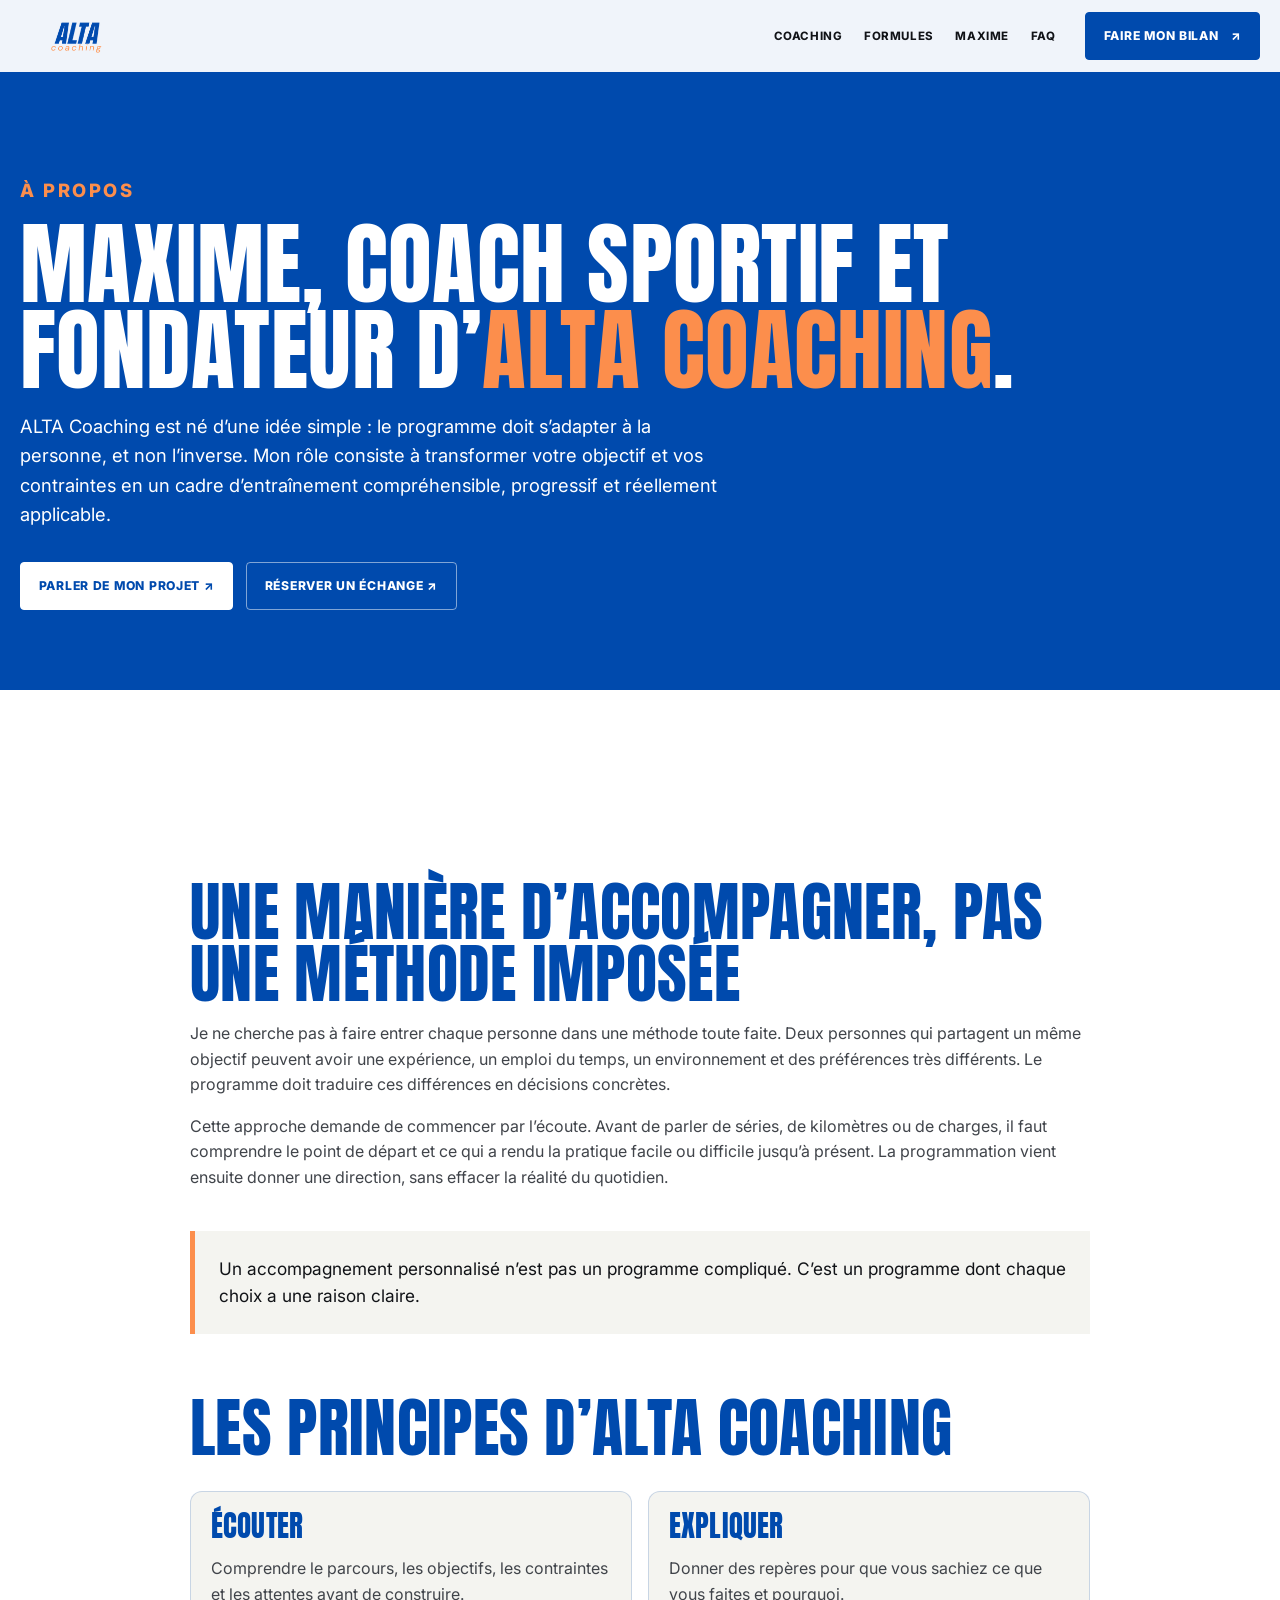
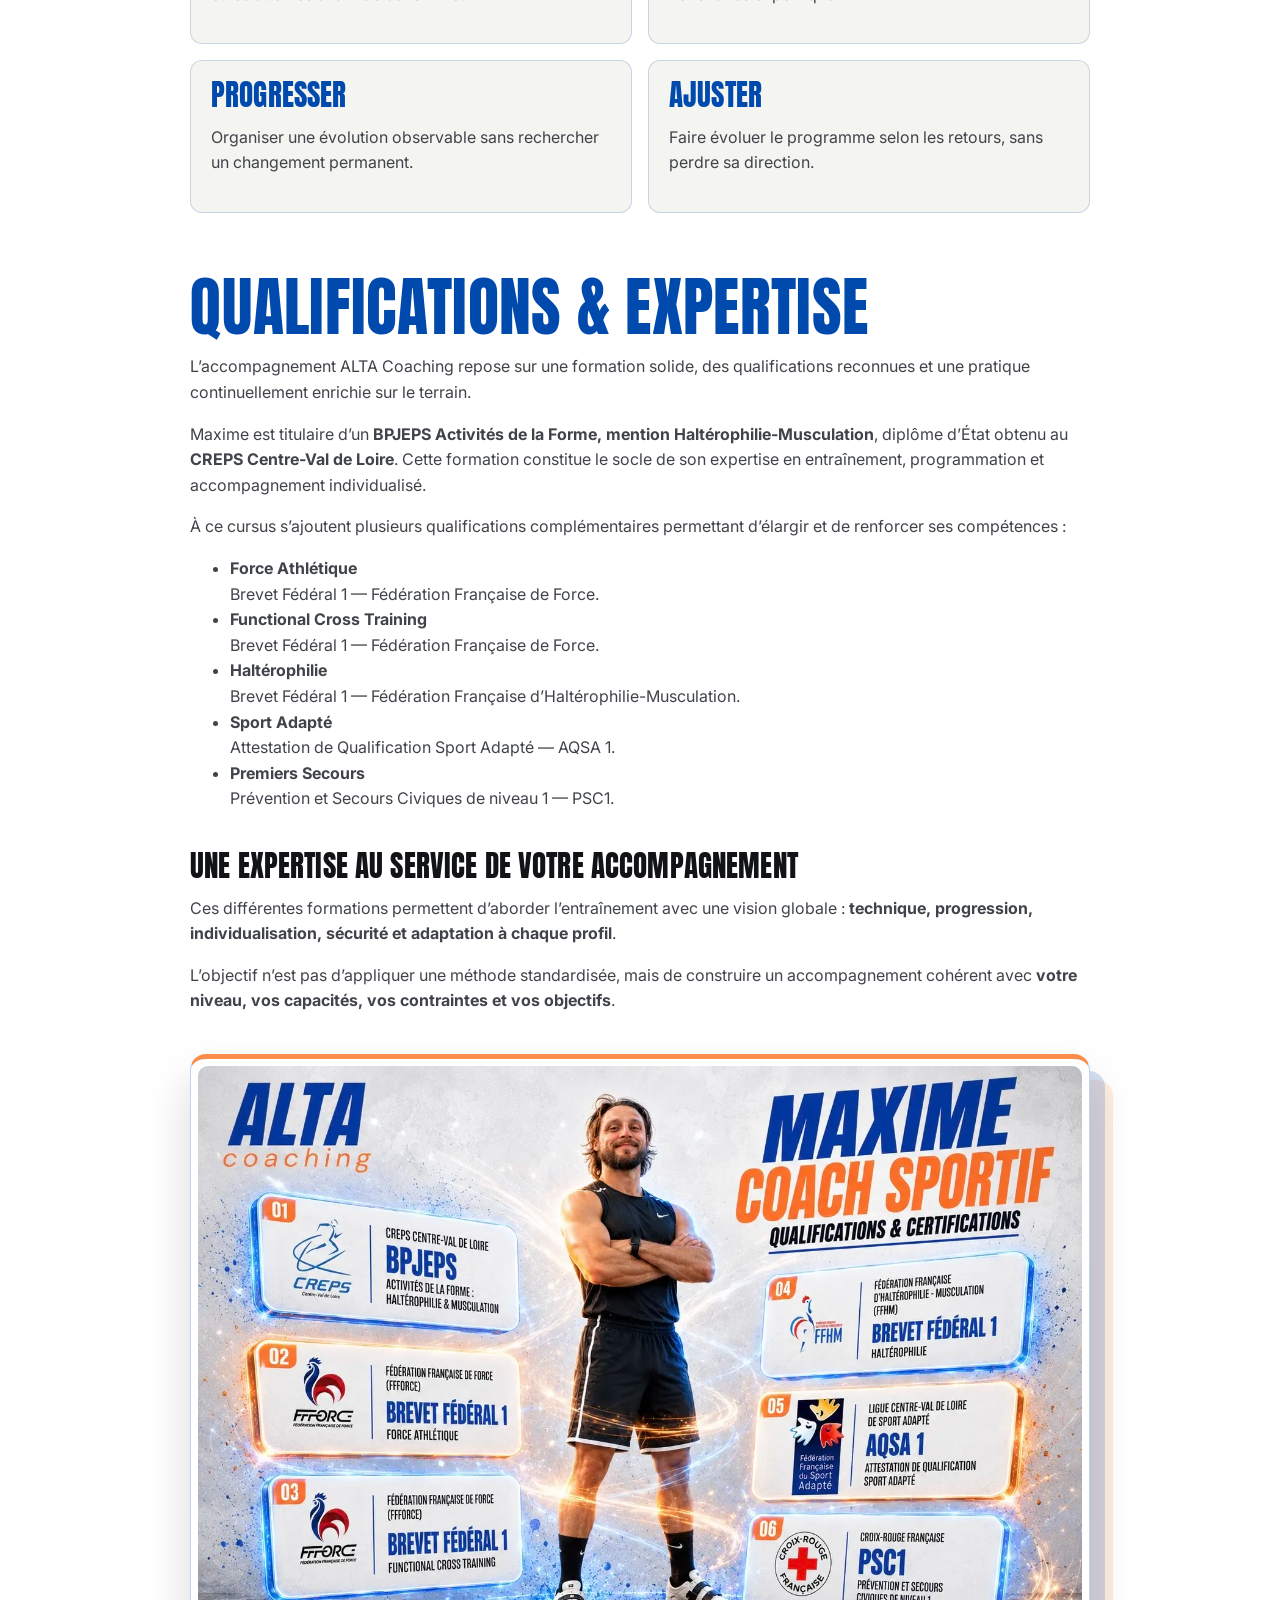
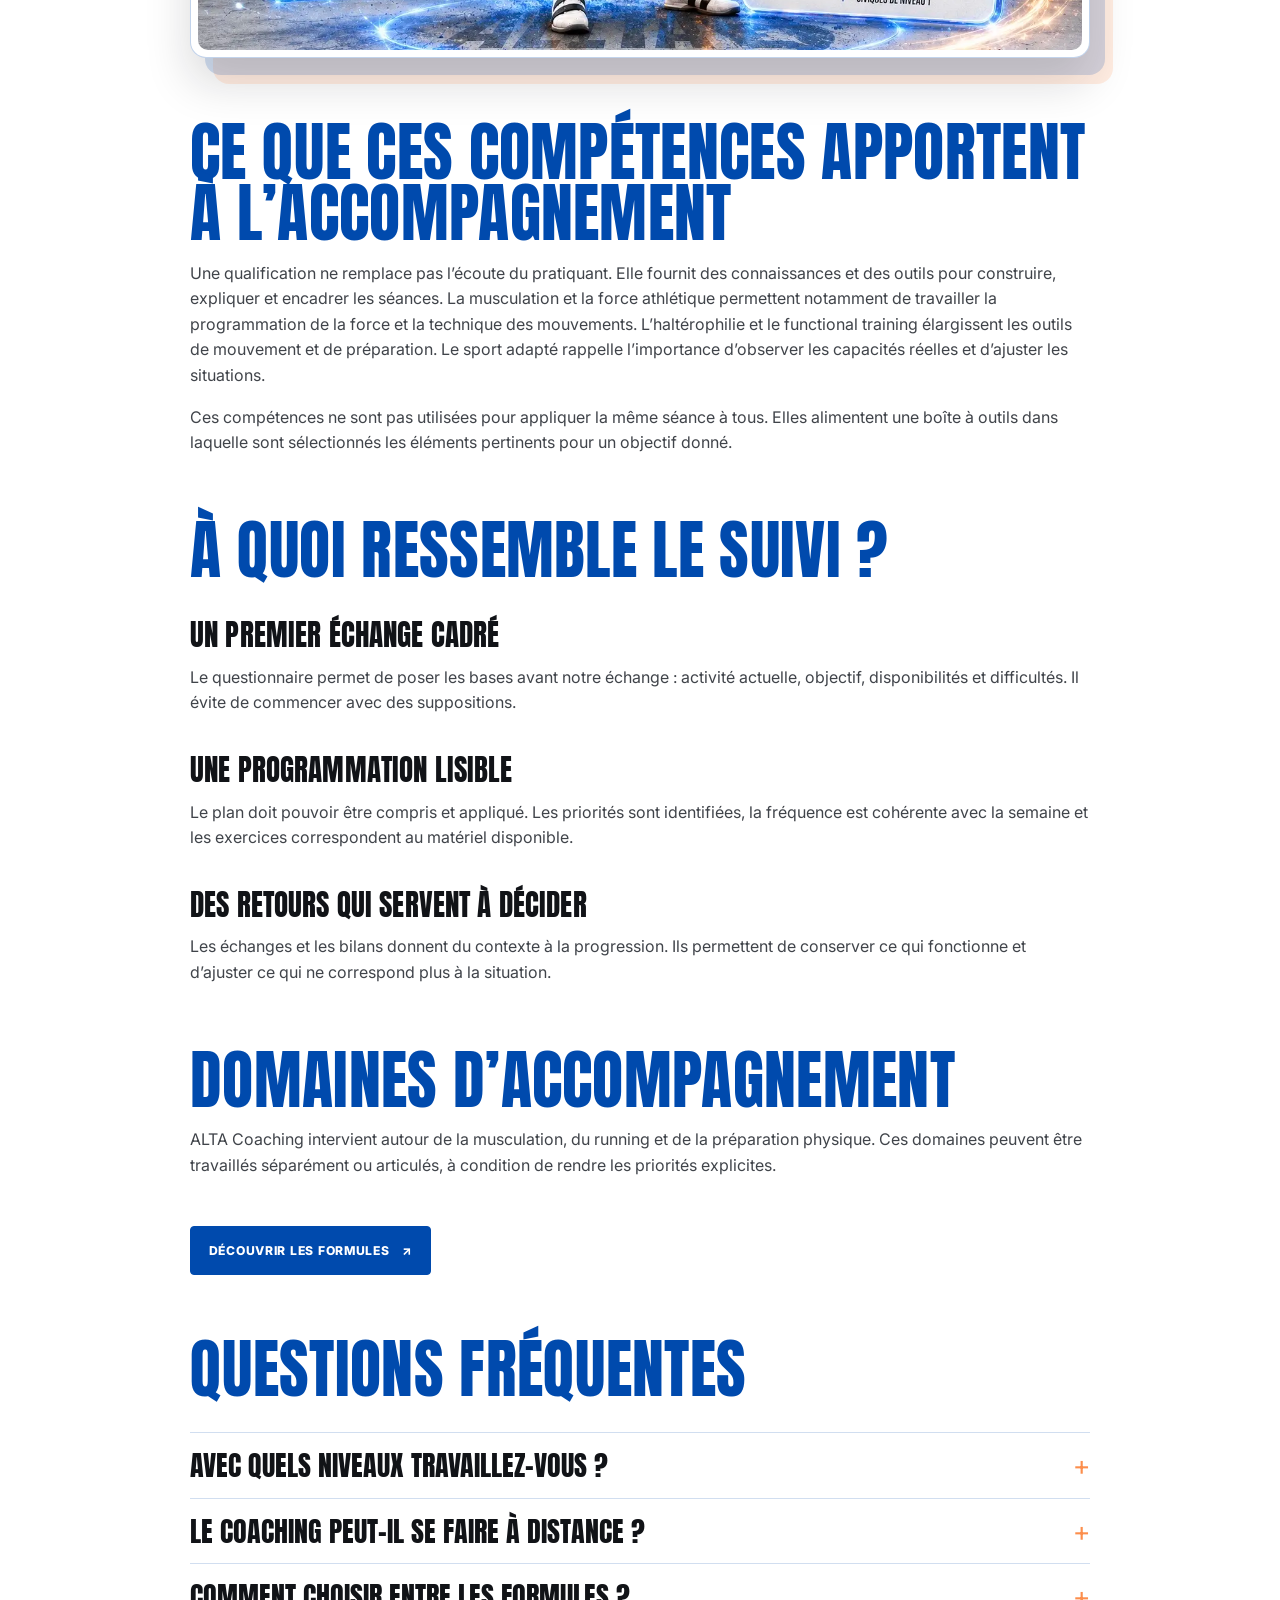
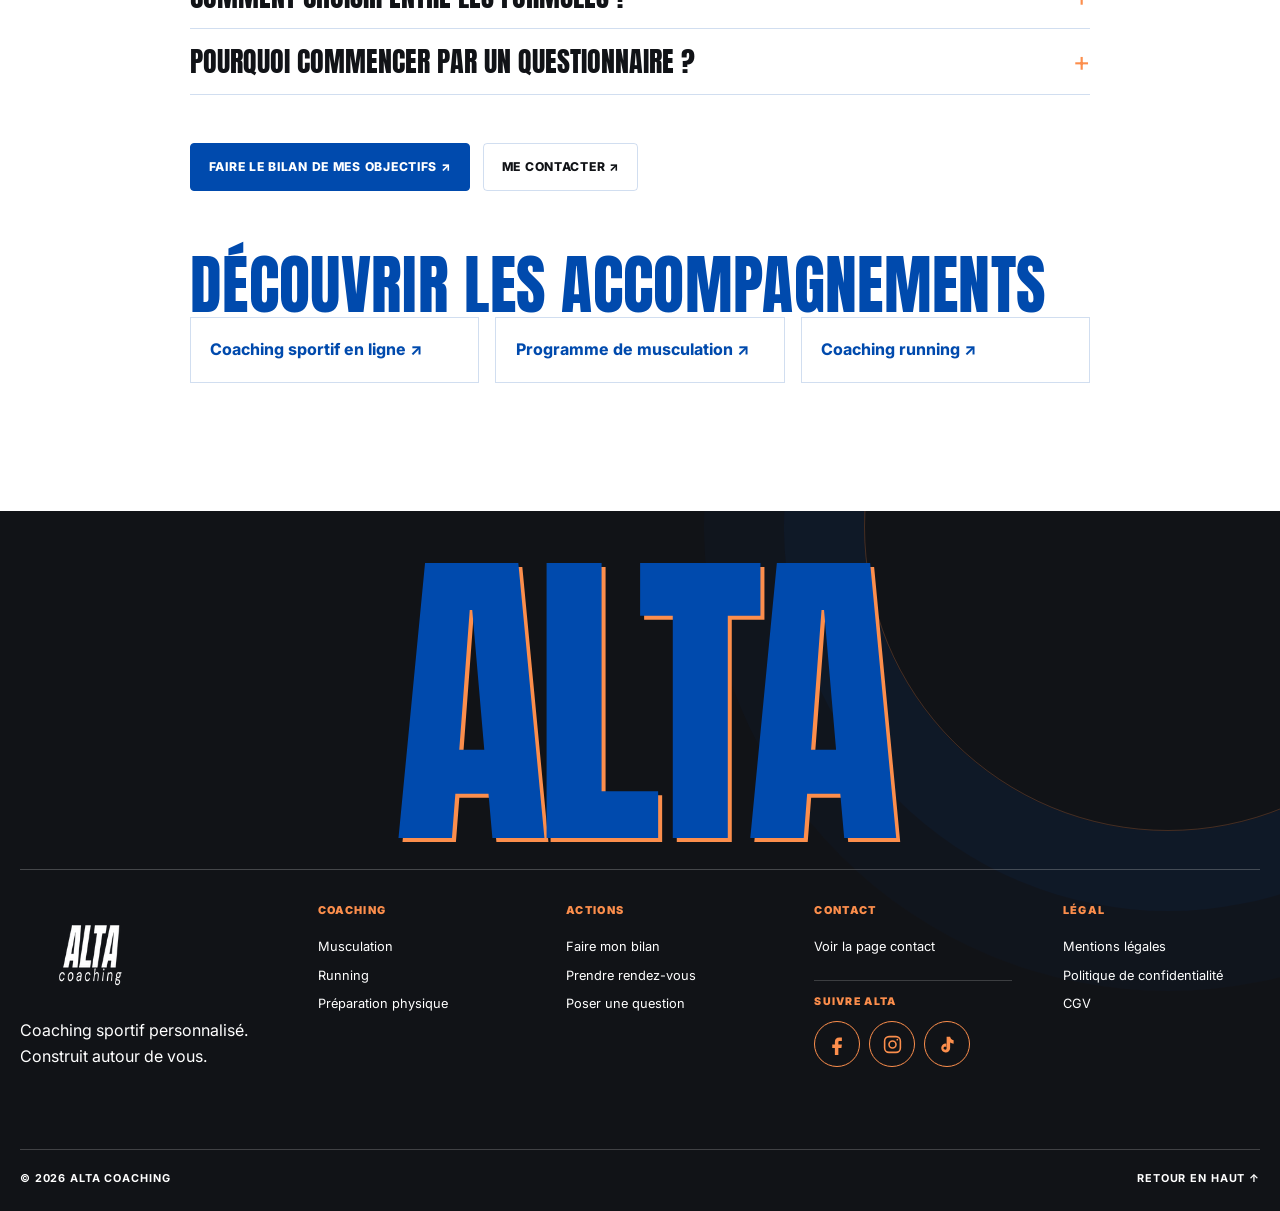
<file: a-propos/index.html>
<!doctype html><html lang="fr"><head>
  <meta charset="utf-8"><meta name="viewport" content="width=device-width,initial-scale=1"><meta name="theme-color" content="#004aad"><title>Maxime Le Vilain, coach sportif diplômé | ALTA Coaching</title><meta name="description" content="Découvrez Maxime Le Vilain, coach sportif diplômé et fondateur d’ALTA Coaching : parcours, qualifications et méthode d’accompagnement."><meta name="robots" content="index,follow,max-image-preview:large,max-snippet:-1,max-video-preview:-1"><link rel="canonical" href="https://www.alta-coaching.fr/a-propos/"><meta property="og:title" content="Maxime Le Vilain, coach sportif diplômé | ALTA Coaching"><meta property="og:description" content="Découvrez Maxime Le Vilain, coach sportif diplômé et fondateur d’ALTA Coaching : parcours, qualifications et méthode d’accompagnement."><meta property="og:type" content="website"><meta property="og:url" content="https://www.alta-coaching.fr/a-propos/"><meta property="og:image" content="https://www.alta-coaching.fr/assets/images/alta-social-share-1200x630.jpg">
  <meta property="og:image:width" content="1200">
  <meta property="og:image:height" content="630">
  <meta property="og:image:type" content="image/jpeg">
  <meta property="og:image:alt" content="ALTA Coaching — coaching sportif personnalisé en musculation, running et préparation physique"><meta property="og:site_name" content="ALTA Coaching"><meta property="og:locale" content="fr_FR"><meta name="twitter:card" content="summary_large_image">
  <meta name="twitter:title" content="Maxime Le Vilain, coach sportif diplômé | ALTA Coaching">
  <meta name="twitter:description" content="Découvrez Maxime Le Vilain, coach sportif diplômé et fondateur d’ALTA Coaching : parcours, qualifications et méthode d’accompagnement.">
  <meta name="twitter:image" content="https://www.alta-coaching.fr/assets/images/alta-social-share-1200x630.jpg">
  <meta name="twitter:image:alt" content="ALTA Coaching — coaching sportif personnalisé"><link rel="icon" type="image/png" sizes="48x48" href="/assets/images/alta-favicon-round-v6-48.png"><link rel="icon" type="image/png" sizes="32x32" href="/assets/images/alta-favicon-round-v6-32.png"><link rel="icon" type="image/png" sizes="16x16" href="/assets/images/alta-favicon-round-v6-16.png"><link rel="shortcut icon" href="/favicon.ico"><link rel="apple-touch-icon" sizes="180x180" href="/assets/images/alta-apple-touch-v6.png"><link rel="stylesheet" href="../css/style.css?v=15">
  <script type="application/ld+json">{"@context":"https://schema.org","@graph":[{"@type":"Person","name":"Maxime Le Vilain","jobTitle":"Coach sportif","image":"https://www.alta-coaching.fr/assets/images/maxime-alta.webp","worksFor":{"@type":"Organization","name":"ALTA Coaching","url":"https://www.alta-coaching.fr/"}},{"@type":"BreadcrumbList","itemListElement":[{"@type":"ListItem","position":1,"name":"Accueil","item":"https://www.alta-coaching.fr/"},{"@type":"ListItem","position":2,"name":"À propos","item":"https://www.alta-coaching.fr/a-propos/"}]}]}</script>
</head><body class="about-page">
  <a class="skip-link" href="#contenu">Aller au contenu</a><header class="site-header is-scrolled is-secondary" id="top"><nav class="nav container" aria-label="Navigation principale"><a class="brand" href="../" aria-label="ALTA Coaching - accueil"><img src="../assets/images/logo-alta-transparent.png" width="220" height="100" alt="ALTA Coaching"></a><button type="button" class="menu-toggle" aria-expanded="false" aria-controls="main-menu"><span></span><span></span><span></span><span class="sr-only">Ouvrir le menu</span></button><div class="nav-links" id="main-menu"><a href="../#coaching">Coaching</a><a href="../#formules">Formules</a><a href="../a-propos/">Maxime</a><a href="../#faq">FAQ</a><button class="button button-primary nav-cta" type="button" data-tally-popup>Faire mon bilan <span aria-hidden="true">↗</span></button></div></nav></header>
  <main id="contenu"><section class="page-hero section-dark"><div class="container"><p class="eyebrow eyebrow-light">À PROPOS</p><h1>MAXIME, COACH SPORTIF ET FONDATEUR D’<span class="alta-title-accent">ALTA COACHING</span>.</h1><p>ALTA Coaching est né d’une idée simple : le programme doit s’adapter à la personne, et non l’inverse. Mon rôle consiste à transformer votre objectif et vos contraintes en un cadre d’entraînement compréhensible, progressif et réellement applicable.</p><div class="actions"><button type="button" class="button button-light" data-tally-popup data-track="seo_page_cta">Parler de mon projet ↗</button><a class="button button-dark-outline" href="../#reservation">Réserver un échange ↗</a></div></div></section>
  <article class="prose section">
    <h2>UNE MANIÈRE D’ACCOMPAGNER, PAS UNE MÉTHODE IMPOSÉE</h2><p>Je ne cherche pas à faire entrer chaque personne dans une méthode toute faite. Deux personnes qui partagent un même objectif peuvent avoir une expérience, un emploi du temps, un environnement et des préférences très différents. Le programme doit traduire ces différences en décisions concrètes.</p><p>Cette approche demande de commencer par l’écoute. Avant de parler de séries, de kilomètres ou de charges, il faut comprendre le point de départ et ce qui a rendu la pratique facile ou difficile jusqu’à présent. La programmation vient ensuite donner une direction, sans effacer la réalité du quotidien.</p>
    <div class="prose-callout">Un accompagnement personnalisé n’est pas un programme compliqué. C’est un programme dont chaque choix a une raison claire.</div>

    <h2>LES PRINCIPES D’ALTA COACHING</h2><div class="content-grid"><div class="content-card"><h3>ÉCOUTER</h3><p>Comprendre le parcours, les objectifs, les contraintes et les attentes avant de construire.</p></div><div class="content-card"><h3>EXPLIQUER</h3><p>Donner des repères pour que vous sachiez ce que vous faites et pourquoi.</p></div><div class="content-card"><h3>PROGRESSER</h3><p>Organiser une évolution observable sans rechercher un changement permanent.</p></div><div class="content-card"><h3>AJUSTER</h3><p>Faire évoluer le programme selon les retours, sans perdre sa direction.</p></div></div>

    <h2>QUALIFICATIONS &amp; EXPERTISE</h2><p>L’accompagnement ALTA Coaching repose sur une formation solide, des qualifications reconnues et une pratique continuellement enrichie sur le terrain.</p><p>Maxime est titulaire d’un <strong>BPJEPS Activités de la Forme, mention Haltérophilie-Musculation</strong>, diplôme d’État obtenu au <strong>CREPS Centre-Val de Loire</strong>. Cette formation constitue le socle de son expertise en entraînement, programmation et accompagnement individualisé.</p><p>À ce cursus s’ajoutent plusieurs qualifications complémentaires permettant d’élargir et de renforcer ses compétences :</p><ul><li><strong>Force Athlétique</strong><br>Brevet Fédéral 1 — Fédération Française de Force.</li><li><strong>Functional Cross Training</strong><br>Brevet Fédéral 1 — Fédération Française de Force.</li><li><strong>Haltérophilie</strong><br>Brevet Fédéral 1 — Fédération Française d’Haltérophilie-Musculation.</li><li><strong>Sport Adapté</strong><br>Attestation de Qualification Sport Adapté — AQSA 1.</li><li><strong>Premiers Secours</strong><br>Prévention et Secours Civiques de niveau 1 — PSC1.</li></ul><h3>UNE EXPERTISE AU SERVICE DE VOTRE ACCOMPAGNEMENT</h3><p>Ces différentes formations permettent d’aborder l’entraînement avec une vision globale : <strong>technique, progression, individualisation, sécurité et adaptation à chaque profil</strong>.</p><p>L’objectif n’est pas d’appliquer une méthode standardisée, mais de construire un accompagnement cohérent avec <strong>votre niveau, vos capacités, vos contraintes et vos objectifs</strong>.</p><picture class="about-qualifications-picture reveal" data-tilt><source media="(max-width: 430px)" srcset="../assets/images/qualifications-mobile.jpg"><img src="../assets/images/maxime-qualifications.webp" width="1448" height="956" loading="lazy" decoding="async" alt="Maxime, coach sportif ALTA Coaching, et ses qualifications et certifications"></picture>

    <h2>CE QUE CES COMPÉTENCES APPORTENT À L’ACCOMPAGNEMENT</h2><p>Une qualification ne remplace pas l’écoute du pratiquant. Elle fournit des connaissances et des outils pour construire, expliquer et encadrer les séances. La musculation et la force athlétique permettent notamment de travailler la programmation de la force et la technique des mouvements. L’haltérophilie et le functional training élargissent les outils de mouvement et de préparation. Le sport adapté rappelle l’importance d’observer les capacités réelles et d’ajuster les situations.</p><p>Ces compétences ne sont pas utilisées pour appliquer la même séance à tous. Elles alimentent une boîte à outils dans laquelle sont sélectionnés les éléments pertinents pour un objectif donné.</p>

    <h2>À QUOI RESSEMBLE LE SUIVI ?</h2><h3>Un premier échange cadré</h3><p>Le questionnaire permet de poser les bases avant notre échange : activité actuelle, objectif, disponibilités et difficultés. Il évite de commencer avec des suppositions.</p><h3>Une programmation lisible</h3><p>Le plan doit pouvoir être compris et appliqué. Les priorités sont identifiées, la fréquence est cohérente avec la semaine et les exercices correspondent au matériel disponible.</p><h3>Des retours qui servent à décider</h3><p>Les échanges et les bilans donnent du contexte à la progression. Ils permettent de conserver ce qui fonctionne et d’ajuster ce qui ne correspond plus à la situation.</p>

    <h2>DOMAINES D’ACCOMPAGNEMENT</h2><p>ALTA Coaching intervient autour de la <a href="../musculation/">musculation</a>, du <a href="../running/">running</a> et de la <a href="../preparation-physique/">préparation physique</a>. Ces domaines peuvent être travaillés séparément ou articulés, à condition de rendre les priorités explicites.</p><div class="actions"><a class="button button-primary" href="../#formules">DÉCOUVRIR LES FORMULES <span aria-hidden="true">↗</span></a></div>

    <h2>QUESTIONS FRÉQUENTES</h2><div class="page-faq"><details><summary>Avec quels niveaux travaillez-vous ?</summary><p>L’accompagnement part du niveau réel de la personne, de la reprise sportive à un objectif de progression plus spécifique.</p></details><details><summary>Le coaching peut-il se faire à distance ?</summary><p>Oui. Le programme et le suivi peuvent être organisés en ligne selon la formule choisie.</p></details><details><summary>Comment choisir entre les formules ?</summary><p>Le questionnaire et le premier échange permettent d’identifier le niveau de suivi dont vous avez besoin.</p></details><details><summary>Pourquoi commencer par un questionnaire ?</summary><p>Parce qu’un programme personnalisé nécessite du contexte avant de proposer des séances.</p></details></div>
    <div class="actions"><button type="button" class="button button-primary" data-tally-popup>Faire le bilan de mes objectifs ↗</button><a class="button button-ghost" href="../contact/">Me contacter ↗</a></div><h2>DÉCOUVRIR LES ACCOMPAGNEMENTS</h2><ul class="page-links"><li><a href="../coaching-sportif-en-ligne/">Coaching sportif en ligne ↗</a></li><li><a href="../musculation/">Programme de musculation ↗</a></li><li><a href="../running/">Coaching running ↗</a></li></ul>
  </article></main>
  <footer class="footer footer-v34"><div class="footer-signature" aria-hidden="true">ALTA</div><div class="container footer-grid-v34"><div class="footer-brand"><img src="../assets/images/logo-alta-transparent.png" width="220" height="100" loading="lazy" decoding="async" alt="ALTA Coaching"><p>Coaching sportif personnalisé.<br>Construit autour de vous.</p></div><nav aria-label="Coaching"><p>COACHING</p><a href="../musculation/">Musculation</a><a href="../running/">Running</a><a href="../preparation-physique/">Préparation physique</a></nav><nav aria-label="Actions"><p>ACTIONS</p><button type="button" data-tally-popup>Faire mon bilan</button><a href="../#reservation">Prendre rendez-vous</a><button type="button" data-question-popup data-source="footer-question">Poser une question</button></nav><nav aria-label="Contact et réseaux"><p>CONTACT</p><a href="../contact/">Voir la page contact</a><div class="footer-social"><p class="footer-social-title">SUIVRE ALTA</p><div class="footer-social-icons"><a href="https://www.facebook.com/profile.php?id=61591944164231" target="_blank" rel="noopener noreferrer" aria-label="Suivre ALTA Coaching sur Facebook"><svg viewBox="0 0 24 24" aria-hidden="true"><path d="M14 8h3V4h-3c-3.3 0-5 2-5 5v3H6v4h3v8h4v-8h3.5l.5-4h-4V9c0-.7.3-1 1-1Z"/></svg></a><a href="https://www.instagram.com/maxime.altacoaching/" target="_blank" rel="noopener noreferrer" aria-label="Suivre ALTA Coaching sur Instagram"><svg viewBox="0 0 24 24" aria-hidden="true"><rect x="3" y="3" width="18" height="18" rx="5"/><circle cx="12" cy="12" r="4"/><circle cx="17.5" cy="6.5" r="1" class="icon-dot"/></svg></a><a href="https://www.tiktok.com/@maxime.altacoaching" target="_blank" rel="noopener noreferrer" aria-label="Suivre ALTA Coaching sur TikTok"><svg viewBox="0 0 24 24" aria-hidden="true"><path d="M15 3c.4 2.2 1.7 3.6 4 4v4c-1.5 0-2.8-.4-4-1.2v6.1A5.1 5.1 0 1 1 10.6 11v4a1.7 1.7 0 1 0 .4 1.1V3h4Z"/></svg></a></div></div></nav><nav aria-label="Informations légales"><p>LÉGAL</p><a href="../mentions-legales/">Mentions légales</a><a href="../politique-confidentialite/">Politique de confidentialité</a><a href="../assets/documents/cgv-alta-coaching.pdf" download>CGV</a></nav></div><div class="container footer-bottom"><span>© <span id="year"></span> ALTA COACHING</span><a href="#top">RETOUR EN HAUT ↑</a></div></footer><button class="mobile-cta" type="button" data-tally-popup>Faire mon bilan ↗</button><script src="../js/script.js?v=14" defer></script>
</body></html>
</file>
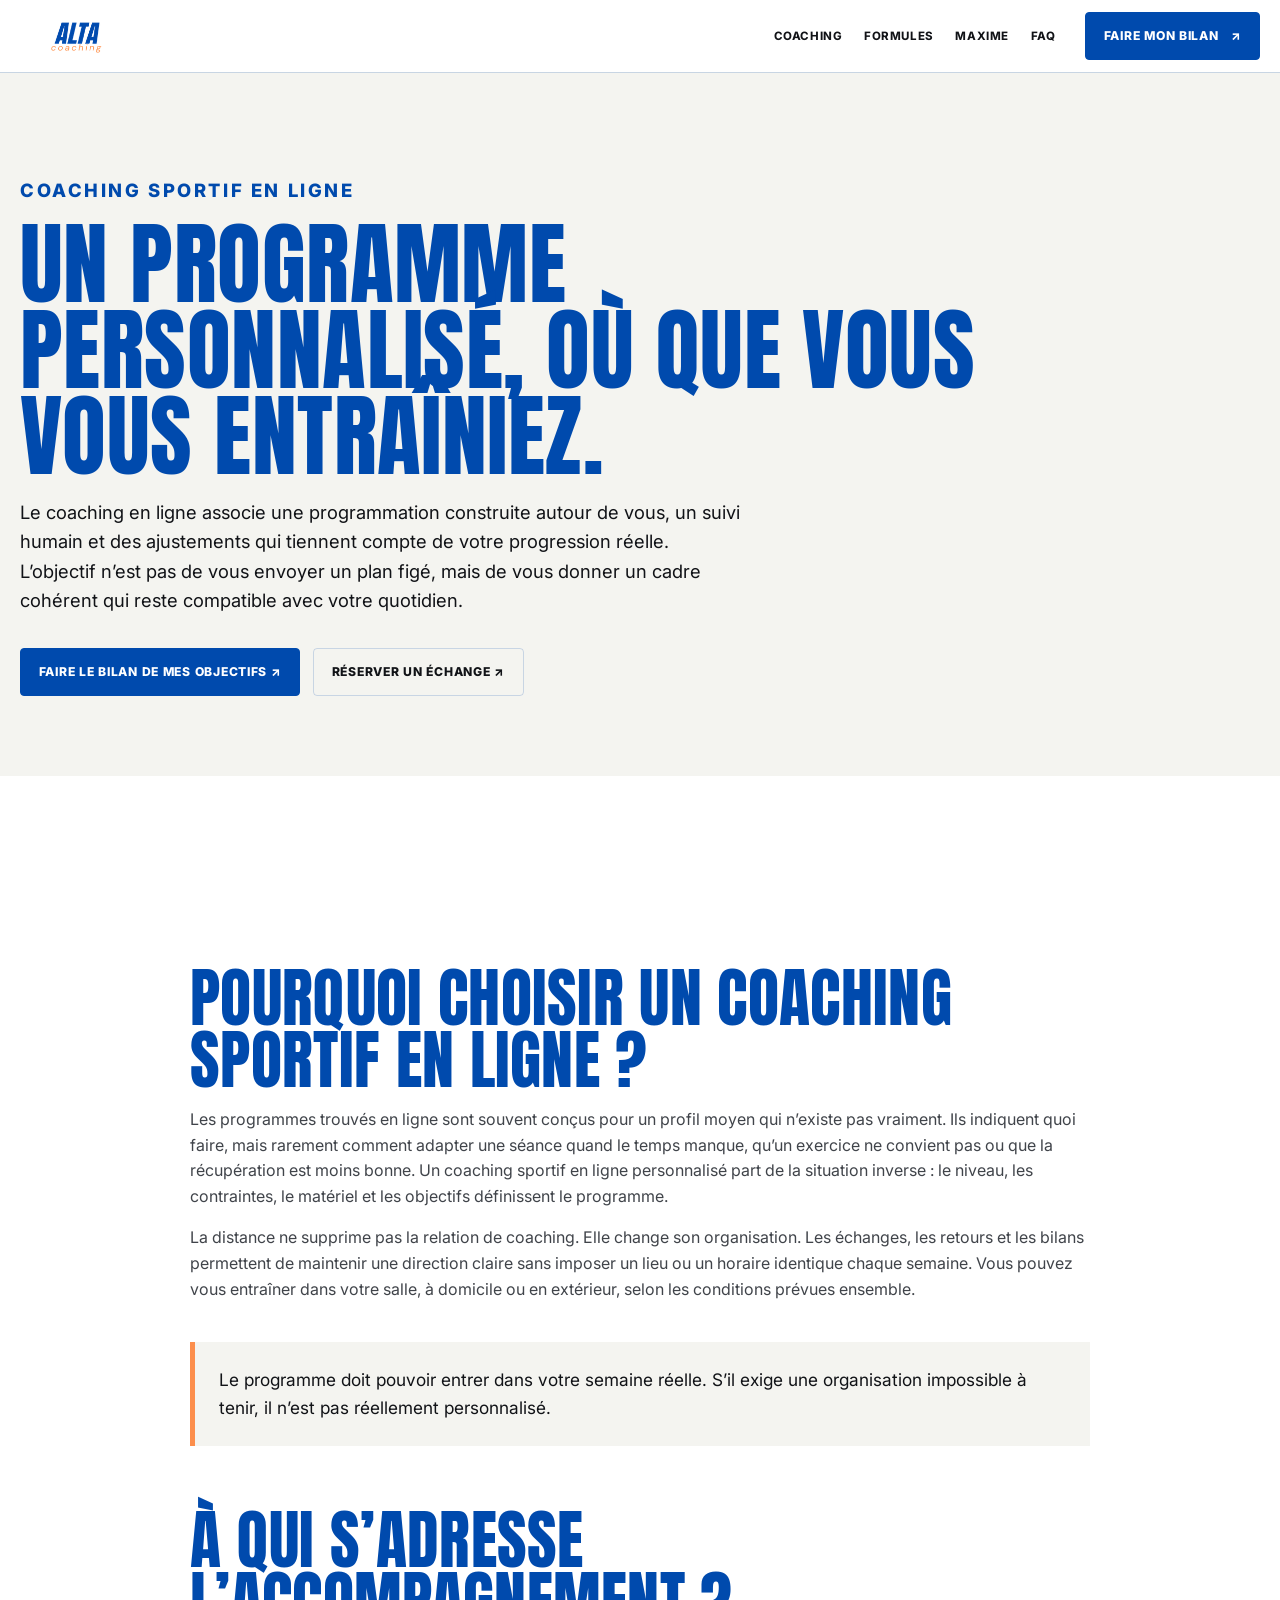
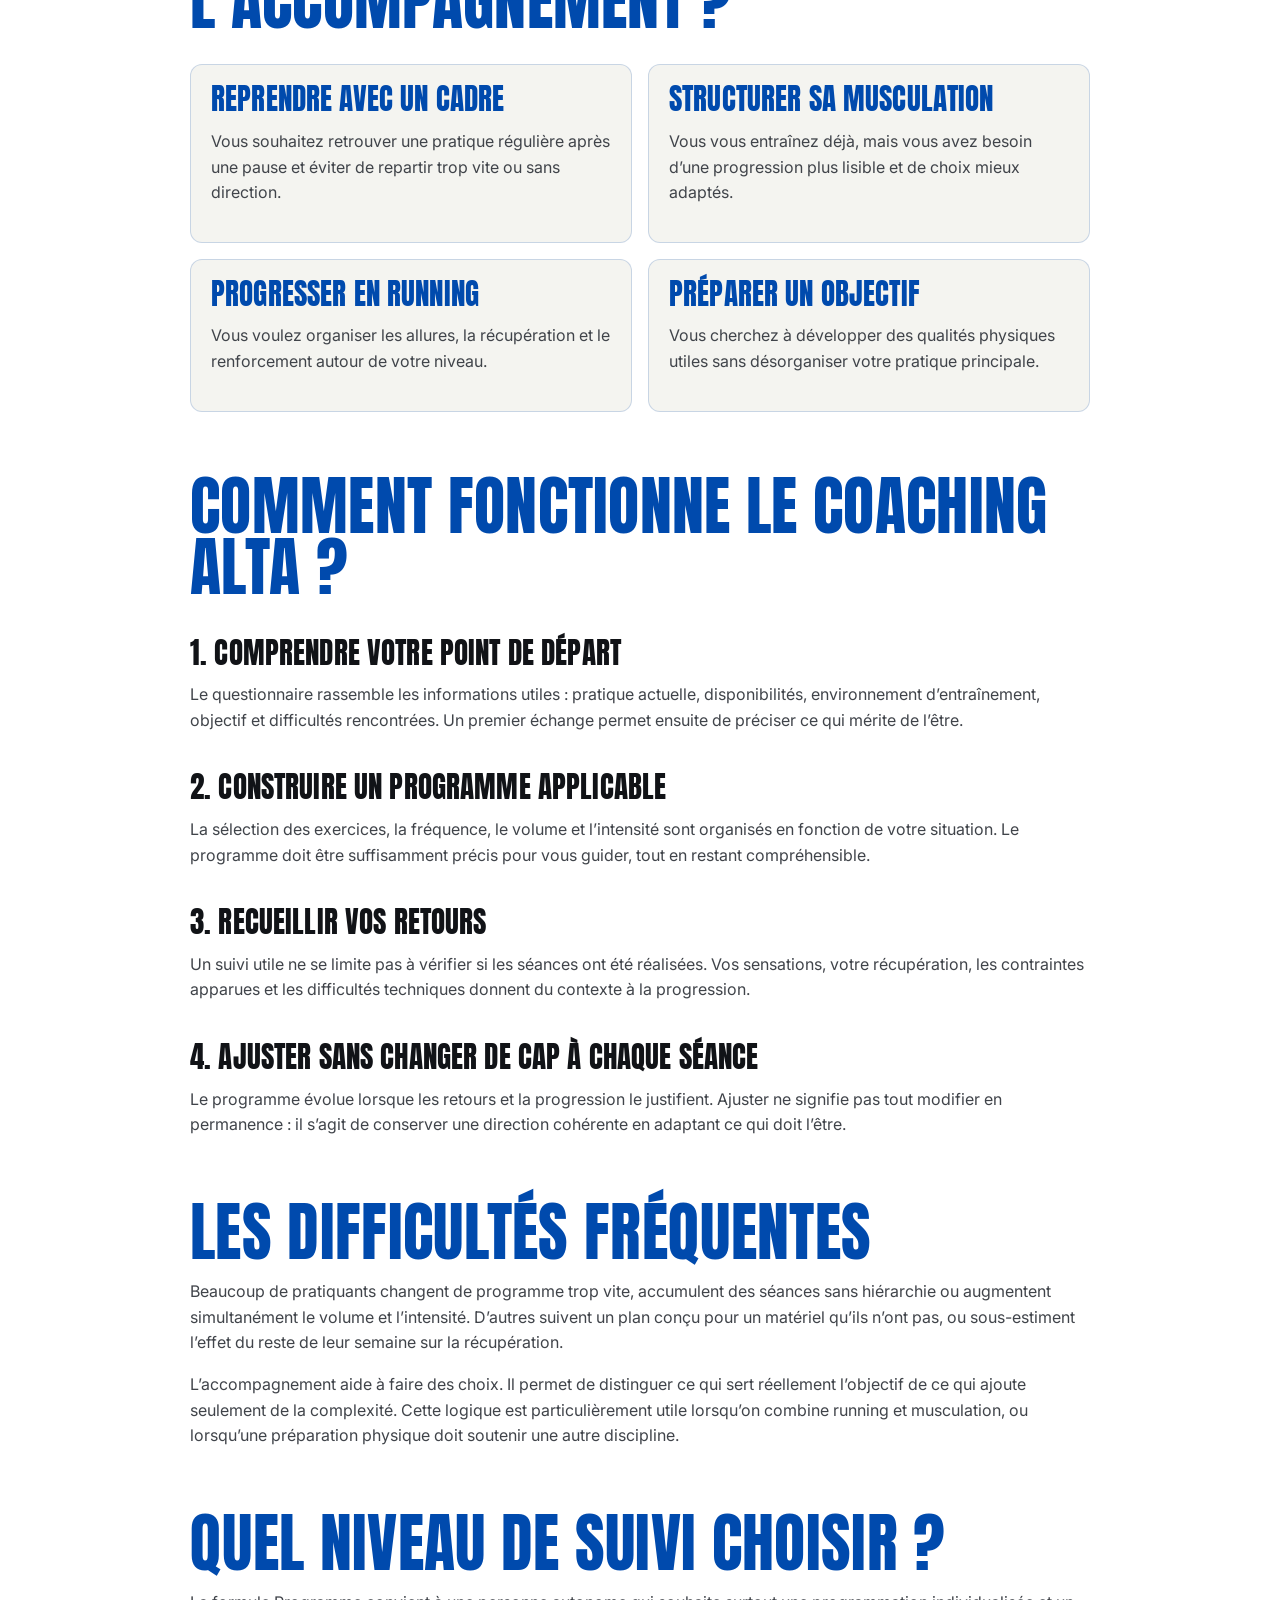
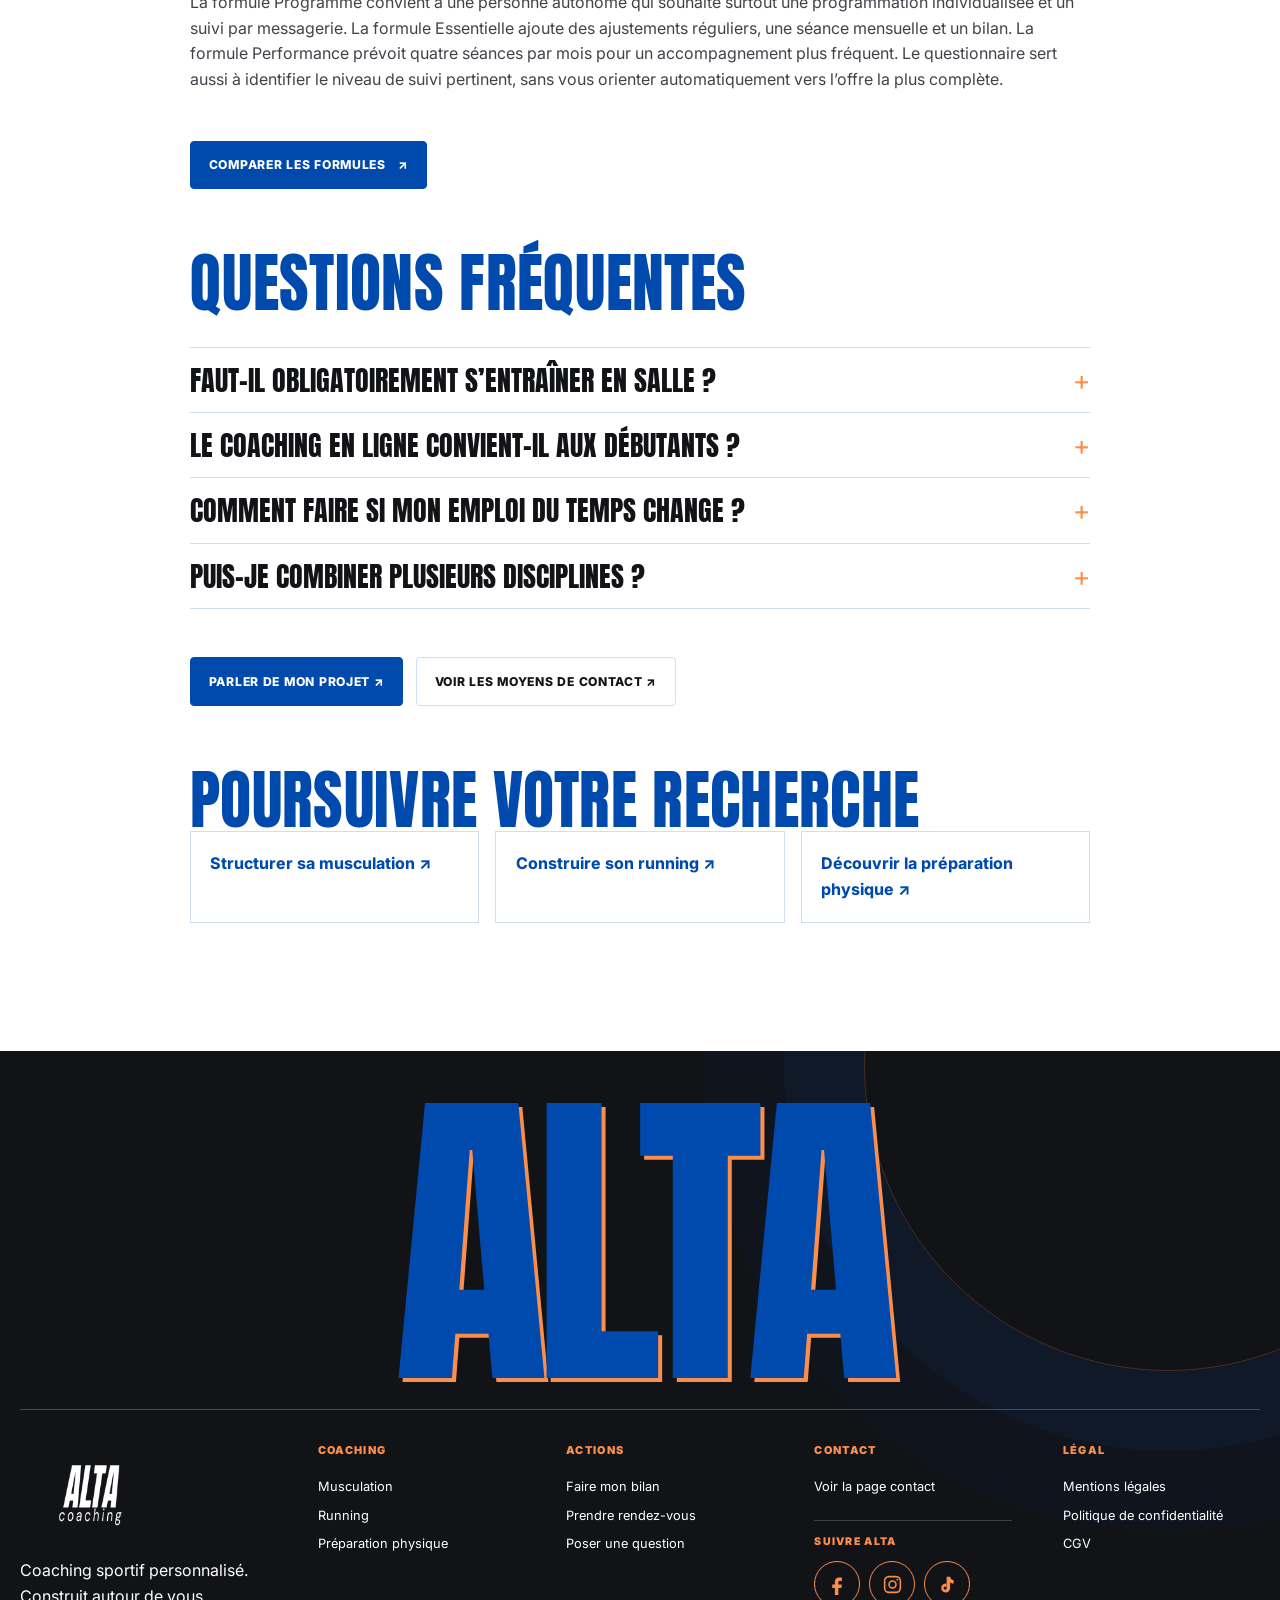
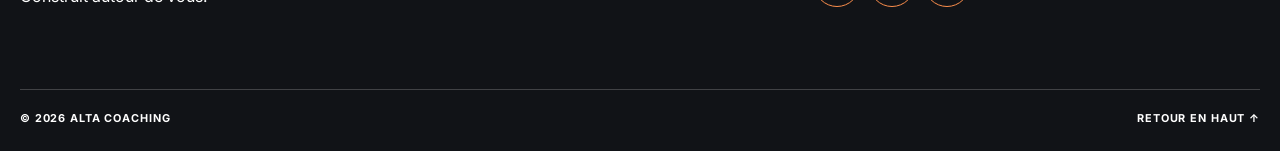
<file: coaching-sportif-en-ligne/index.html>
<!doctype html>
<html lang="fr">
<head>
  <meta charset="utf-8"><meta name="viewport" content="width=device-width,initial-scale=1"><meta name="theme-color" content="#004aad">
  <title>Coach sportif en ligne : programme personnalisé | ALTA Coaching</title>
  <meta name="description" content="Coaching sportif en ligne avec programme personnalisé, suivi humain et ajustements réguliers en musculation, running et préparation physique.">
  <meta name="robots" content="index,follow,max-image-preview:large,max-snippet:-1,max-video-preview:-1">
  <link rel="canonical" href="https://www.alta-coaching.fr/coaching-sportif-en-ligne/">
  <meta property="og:title" content="Coach sportif en ligne : programme personnalisé | ALTA Coaching"><meta property="og:description" content="Coaching sportif en ligne avec programme personnalisé, suivi humain et ajustements réguliers en musculation, running et préparation physique."><meta property="og:type" content="website"><meta property="og:url" content="https://www.alta-coaching.fr/coaching-sportif-en-ligne/"><meta property="og:image" content="https://www.alta-coaching.fr/assets/images/alta-social-share-1200x630.jpg">
  <meta property="og:image:width" content="1200">
  <meta property="og:image:height" content="630">
  <meta property="og:image:type" content="image/jpeg">
  <meta property="og:image:alt" content="ALTA Coaching — coaching sportif personnalisé en musculation, running et préparation physique"><meta property="og:site_name" content="ALTA Coaching"><meta property="og:locale" content="fr_FR"><meta name="twitter:card" content="summary_large_image">
  <meta name="twitter:title" content="Coach sportif en ligne : programme personnalisé | ALTA Coaching">
  <meta name="twitter:description" content="Coaching sportif en ligne avec programme personnalisé, suivi humain et ajustements réguliers en musculation, running et préparation physique.">
  <meta name="twitter:image" content="https://www.alta-coaching.fr/assets/images/alta-social-share-1200x630.jpg">
  <meta name="twitter:image:alt" content="ALTA Coaching — coaching sportif personnalisé">
  <link rel="icon" type="image/png" sizes="48x48" href="/assets/images/alta-favicon-round-v6-48.png"><link rel="icon" type="image/png" sizes="32x32" href="/assets/images/alta-favicon-round-v6-32.png"><link rel="icon" type="image/png" sizes="16x16" href="/assets/images/alta-favicon-round-v6-16.png"><link rel="shortcut icon" href="/favicon.ico"><link rel="apple-touch-icon" sizes="180x180" href="/assets/images/alta-apple-touch-v6.png"><link rel="stylesheet" href="../css/style.css?v=15">
  <script type="application/ld+json">{"@context":"https://schema.org","@graph":[{"@type":"Service","name":"Coaching sportif en ligne personnalisé","serviceType":"Coaching sportif en ligne","description":"Coaching sportif en ligne avec programme personnalisé, suivi humain et ajustements réguliers en musculation, running et préparation physique.","provider":{"@type":"Organization","name":"ALTA Coaching","url":"https://www.alta-coaching.fr/"},"url":"https://www.alta-coaching.fr/coaching-sportif-en-ligne/"},{"@type":"BreadcrumbList","itemListElement":[{"@type":"ListItem","position":1,"name":"Accueil","item":"https://www.alta-coaching.fr/"},{"@type":"ListItem","position":2,"name":"Coaching sportif en ligne","item":"https://www.alta-coaching.fr/coaching-sportif-en-ligne/"}]}]}</script>
</head>
<body>
  <a class="skip-link" href="#contenu">Aller au contenu</a>
  <header class="site-header is-scrolled is-secondary" id="top"><nav class="nav container" aria-label="Navigation principale"><a class="brand" href="../" aria-label="ALTA Coaching - accueil"><img src="../assets/images/logo-alta-transparent.png" width="220" height="100" alt="ALTA Coaching"></a><button type="button" class="menu-toggle" aria-expanded="false" aria-controls="main-menu"><span></span><span></span><span></span><span class="sr-only">Ouvrir le menu</span></button><div class="nav-links" id="main-menu"><a href="../#coaching">Coaching</a><a href="../#formules">Formules</a><a href="../a-propos/">Maxime</a><a href="../#faq">FAQ</a><button class="button button-primary nav-cta" type="button" data-tally-popup>Faire mon bilan <span aria-hidden="true">↗</span></button></div></nav></header>
  <main id="contenu">
    <section class="page-hero section-surface"><div class="container"><p class="eyebrow">COACHING SPORTIF EN LIGNE</p><h1>UN PROGRAMME PERSONNALISÉ, OÙ QUE VOUS VOUS ENTRAÎNIEZ.</h1><p>Le coaching en ligne associe une programmation construite autour de vous, un suivi humain et des ajustements qui tiennent compte de votre progression réelle. L’objectif n’est pas de vous envoyer un plan figé, mais de vous donner un cadre cohérent qui reste compatible avec votre quotidien.</p><div class="actions"><button type="button" class="button button-primary" data-tally-popup data-track="seo_page_cta">Faire le bilan de mes objectifs ↗</button><a class="button button-ghost" href="../#reservation">Réserver un échange ↗</a></div></div></section>
    <article class="prose section">
      <h2>POURQUOI CHOISIR UN COACHING SPORTIF EN LIGNE ?</h2>
      <p>Les programmes trouvés en ligne sont souvent conçus pour un profil moyen qui n’existe pas vraiment. Ils indiquent quoi faire, mais rarement comment adapter une séance quand le temps manque, qu’un exercice ne convient pas ou que la récupération est moins bonne. Un coaching sportif en ligne personnalisé part de la situation inverse : le niveau, les contraintes, le matériel et les objectifs définissent le programme.</p>
      <p>La distance ne supprime pas la relation de coaching. Elle change son organisation. Les échanges, les retours et les bilans permettent de maintenir une direction claire sans imposer un lieu ou un horaire identique chaque semaine. Vous pouvez vous entraîner dans votre salle, à domicile ou en extérieur, selon les conditions prévues ensemble.</p>
      <div class="prose-callout">Le programme doit pouvoir entrer dans votre semaine réelle. S’il exige une organisation impossible à tenir, il n’est pas réellement personnalisé.</div>

      <h2>À QUI S’ADRESSE L’ACCOMPAGNEMENT ?</h2>
      <div class="content-grid"><div class="content-card"><h3>REPRENDRE AVEC UN CADRE</h3><p>Vous souhaitez retrouver une pratique régulière après une pause et éviter de repartir trop vite ou sans direction.</p></div><div class="content-card"><h3>STRUCTURER SA MUSCULATION</h3><p>Vous vous entraînez déjà, mais vous avez besoin d’une progression plus lisible et de choix mieux adaptés.</p></div><div class="content-card"><h3>PROGRESSER EN RUNNING</h3><p>Vous voulez organiser les allures, la récupération et le renforcement autour de votre niveau.</p></div><div class="content-card"><h3>PRÉPARER UN OBJECTIF</h3><p>Vous cherchez à développer des qualités physiques utiles sans désorganiser votre pratique principale.</p></div></div>

      <h2>COMMENT FONCTIONNE LE COACHING ALTA ?</h2>
      <h3>1. Comprendre votre point de départ</h3><p>Le questionnaire rassemble les informations utiles : pratique actuelle, disponibilités, environnement d’entraînement, objectif et difficultés rencontrées. Un premier échange permet ensuite de préciser ce qui mérite de l’être.</p>
      <h3>2. Construire un programme applicable</h3><p>La sélection des exercices, la fréquence, le volume et l’intensité sont organisés en fonction de votre situation. Le programme doit être suffisamment précis pour vous guider, tout en restant compréhensible.</p>
      <h3>3. Recueillir vos retours</h3><p>Un suivi utile ne se limite pas à vérifier si les séances ont été réalisées. Vos sensations, votre récupération, les contraintes apparues et les difficultés techniques donnent du contexte à la progression.</p>
      <h3>4. Ajuster sans changer de cap à chaque séance</h3><p>Le programme évolue lorsque les retours et la progression le justifient. Ajuster ne signifie pas tout modifier en permanence : il s’agit de conserver une direction cohérente en adaptant ce qui doit l’être.</p>

      <h2>LES DIFFICULTÉS FRÉQUENTES</h2>
      <p>Beaucoup de pratiquants changent de programme trop vite, accumulent des séances sans hiérarchie ou augmentent simultanément le volume et l’intensité. D’autres suivent un plan conçu pour un matériel qu’ils n’ont pas, ou sous-estiment l’effet du reste de leur semaine sur la récupération.</p>
      <p>L’accompagnement aide à faire des choix. Il permet de distinguer ce qui sert réellement l’objectif de ce qui ajoute seulement de la complexité. Cette logique est particulièrement utile lorsqu’on combine <a href="../running/">running</a> et <a href="../musculation/">musculation</a>, ou lorsqu’une <a href="../preparation-physique/">préparation physique</a> doit soutenir une autre discipline.</p>

      <h2>QUEL NIVEAU DE SUIVI CHOISIR ?</h2>
      <p>La formule Programme convient à une personne autonome qui souhaite surtout une programmation individualisée et un suivi par messagerie. La formule Essentielle ajoute des ajustements réguliers, une séance mensuelle et un bilan. La formule Performance prévoit quatre séances par mois pour un accompagnement plus fréquent. Le questionnaire sert aussi à identifier le niveau de suivi pertinent, sans vous orienter automatiquement vers l’offre la plus complète.</p>
      <div class="actions"><a class="button button-primary" href="../#formules">COMPARER LES FORMULES <span aria-hidden="true">↗</span></a></div>

      <h2>QUESTIONS FRÉQUENTES</h2>
      <div class="page-faq"><details><summary>Faut-il obligatoirement s’entraîner en salle ?</summary><p>Non. Le programme tient compte du matériel et des lieux réellement disponibles. Ces éléments doivent simplement être précisés avant la construction du plan.</p></details><details><summary>Le coaching en ligne convient-il aux débutants ?</summary><p>Oui, si le point de départ, la compréhension des exercices et la progressivité sont correctement pris en compte.</p></details><details><summary>Comment faire si mon emploi du temps change ?</summary><p>Les contraintes nouvelles font partie des informations à partager. L’organisation peut être ajustée sans perdre la logique globale du programme.</p></details><details><summary>Puis-je combiner plusieurs disciplines ?</summary><p>Oui. L’enjeu consiste alors à coordonner les charges et les priorités, par exemple entre running, musculation et préparation physique.</p></details></div>
      <div class="actions"><button type="button" class="button button-primary" data-tally-popup>Parler de mon projet ↗</button><a class="button button-ghost" href="../contact/">Voir les moyens de contact ↗</a></div>
      <h2>POURSUIVRE VOTRE RECHERCHE</h2><ul class="page-links"><li><a href="../musculation/">Structurer sa musculation ↗</a></li><li><a href="../running/">Construire son running ↗</a></li><li><a href="../preparation-physique/">Découvrir la préparation physique ↗</a></li></ul>
    </article>
  </main>
  <footer class="footer footer-v34"><div class="footer-signature" aria-hidden="true">ALTA</div><div class="container footer-grid-v34"><div class="footer-brand"><img src="../assets/images/logo-alta-transparent.png" width="220" height="100" loading="lazy" decoding="async" alt="ALTA Coaching"><p>Coaching sportif personnalisé.<br>Construit autour de vous.</p></div><nav aria-label="Coaching"><p>COACHING</p><a href="../musculation/">Musculation</a><a href="../running/">Running</a><a href="../preparation-physique/">Préparation physique</a></nav><nav aria-label="Actions"><p>ACTIONS</p><button type="button" data-tally-popup>Faire mon bilan</button><a href="../#reservation">Prendre rendez-vous</a><button type="button" data-question-popup data-source="footer-question">Poser une question</button></nav><nav aria-label="Contact et réseaux"><p>CONTACT</p><a href="../contact/">Voir la page contact</a><div class="footer-social"><p class="footer-social-title">SUIVRE ALTA</p><div class="footer-social-icons"><a href="https://www.facebook.com/profile.php?id=61591944164231" target="_blank" rel="noopener noreferrer" aria-label="Suivre ALTA Coaching sur Facebook"><svg viewBox="0 0 24 24" aria-hidden="true"><path d="M14 8h3V4h-3c-3.3 0-5 2-5 5v3H6v4h3v8h4v-8h3.5l.5-4h-4V9c0-.7.3-1 1-1Z"/></svg></a><a href="https://www.instagram.com/maxime.altacoaching/" target="_blank" rel="noopener noreferrer" aria-label="Suivre ALTA Coaching sur Instagram"><svg viewBox="0 0 24 24" aria-hidden="true"><rect x="3" y="3" width="18" height="18" rx="5"/><circle cx="12" cy="12" r="4"/><circle cx="17.5" cy="6.5" r="1" class="icon-dot"/></svg></a><a href="https://www.tiktok.com/@maxime.altacoaching" target="_blank" rel="noopener noreferrer" aria-label="Suivre ALTA Coaching sur TikTok"><svg viewBox="0 0 24 24" aria-hidden="true"><path d="M15 3c.4 2.2 1.7 3.6 4 4v4c-1.5 0-2.8-.4-4-1.2v6.1A5.1 5.1 0 1 1 10.6 11v4a1.7 1.7 0 1 0 .4 1.1V3h4Z"/></svg></a></div></div></nav><nav aria-label="Informations légales"><p>LÉGAL</p><a href="../mentions-legales/">Mentions légales</a><a href="../politique-confidentialite/">Politique de confidentialité</a><a href="../assets/documents/cgv-alta-coaching.pdf" download>CGV</a></nav></div><div class="container footer-bottom"><span>© <span id="year"></span> ALTA COACHING</span><a href="#top">RETOUR EN HAUT ↑</a></div></footer>
  <button class="mobile-cta" type="button" data-tally-popup>Faire mon bilan ↗</button><script src="../js/script.js?v=14" defer></script>
</body></html>
</file>
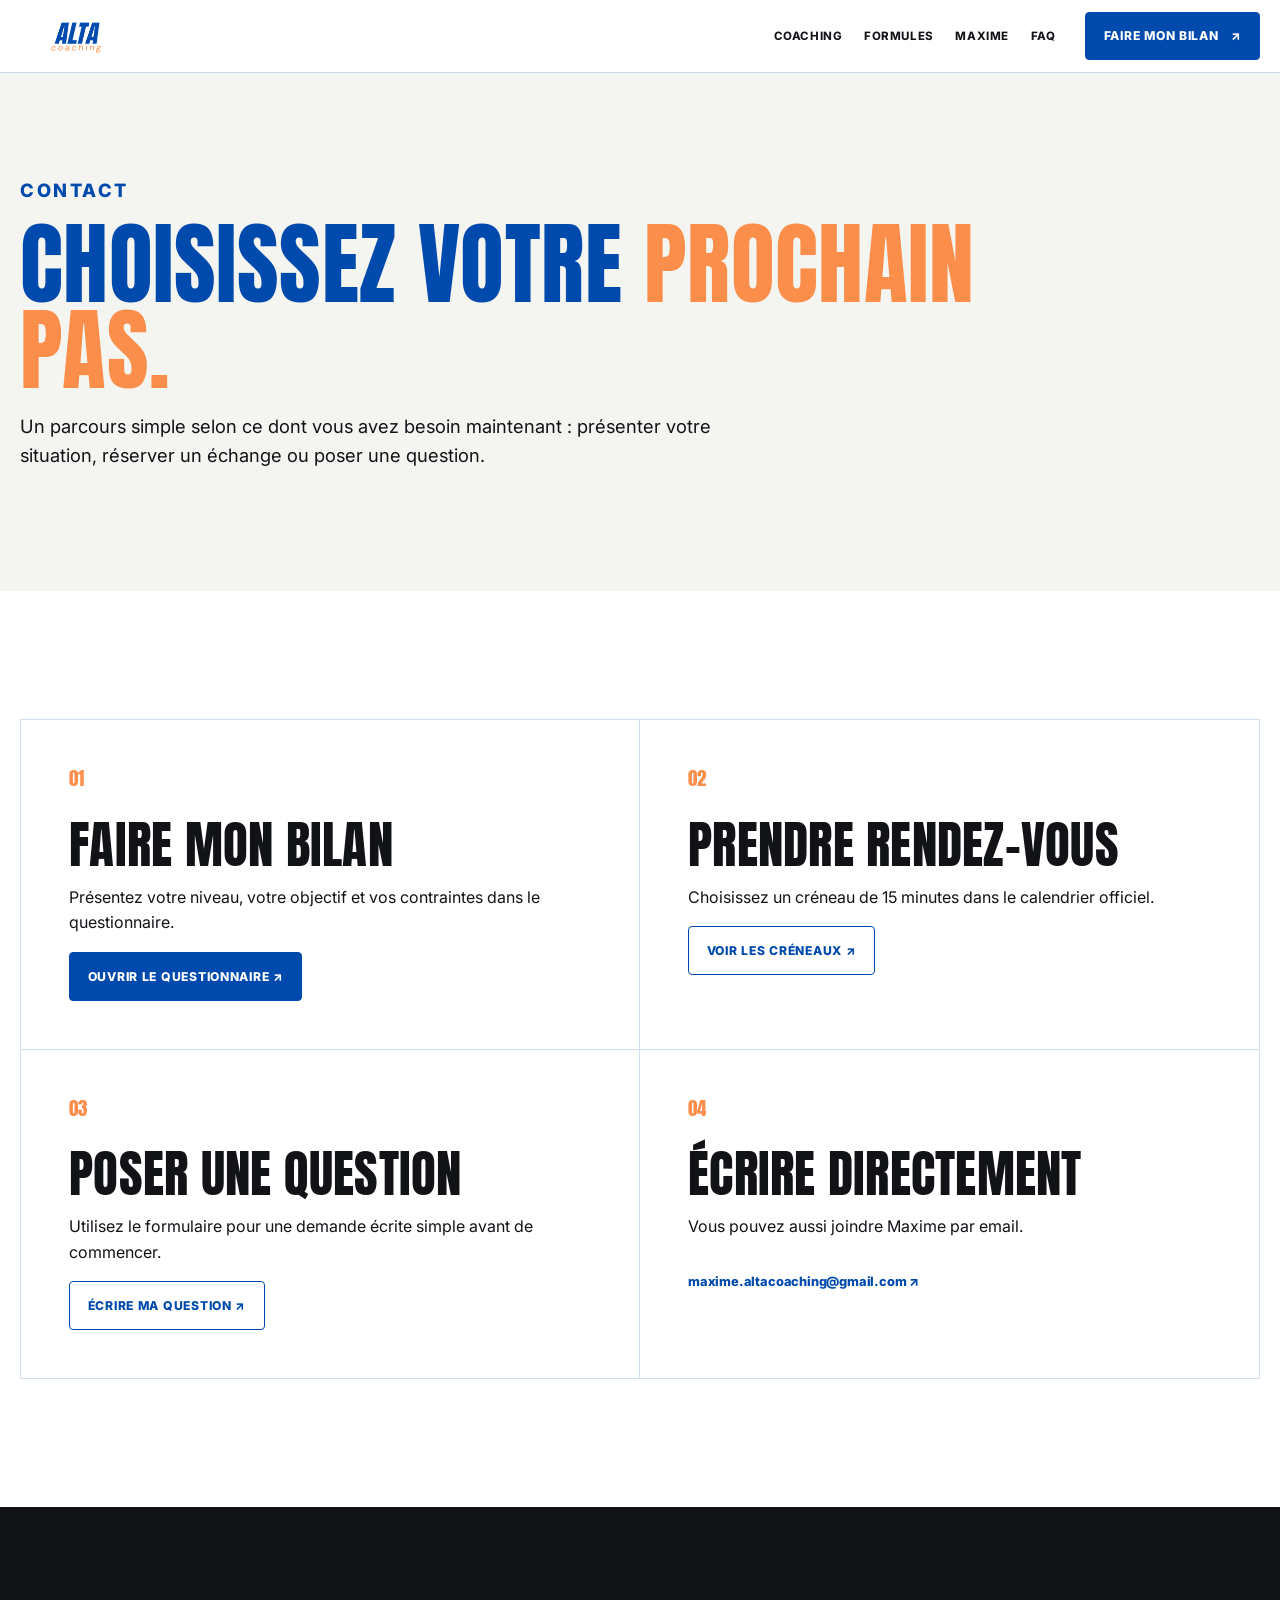
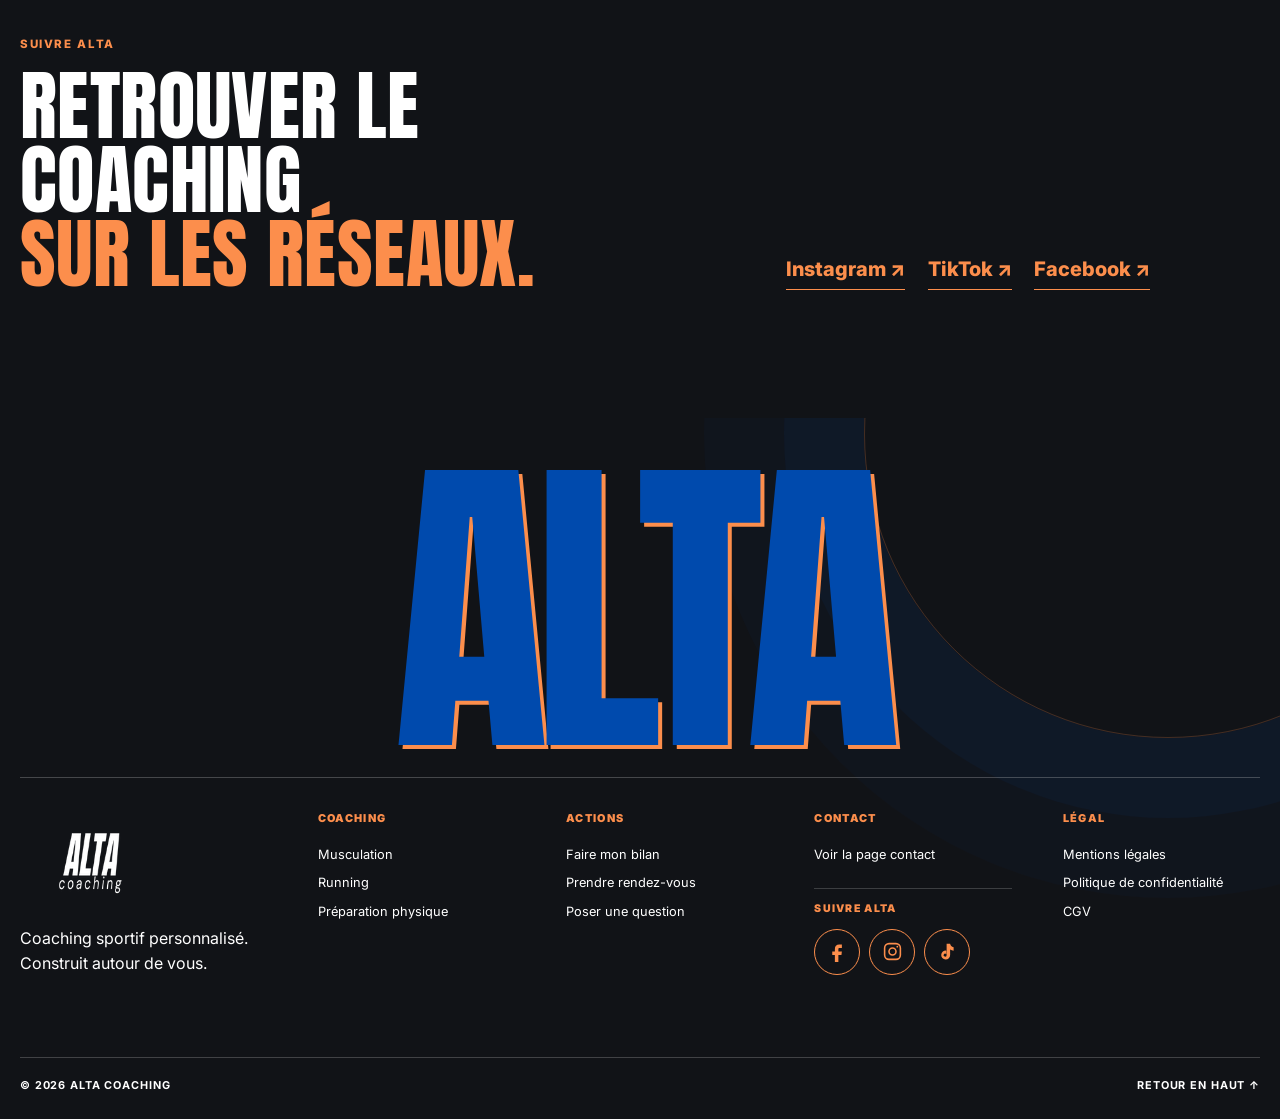
<file: contact/index.html>
<!doctype html>
<html lang="fr">
<head>
  <meta charset="utf-8"><meta name="viewport" content="width=device-width,initial-scale=1"><meta name="theme-color" content="#004aad">
  <title>Contacter un coach sportif | ALTA Coaching</title><meta name="description" content="Contactez ALTA Coaching pour parler de vos objectifs, poser une question ou réserver un échange en visio ou en présentiel."><meta name="robots" content="index,follow,max-image-preview:large,max-snippet:-1,max-video-preview:-1"><link rel="canonical" href="https://www.alta-coaching.fr/contact/">
  <meta property="og:title" content="Contacter un coach sportif | ALTA Coaching"><meta property="og:description" content="Contactez ALTA Coaching pour parler de vos objectifs, poser une question ou réserver un échange en visio ou en présentiel."><meta property="og:type" content="website"><meta property="og:url" content="https://www.alta-coaching.fr/contact/"><meta property="og:image" content="https://www.alta-coaching.fr/assets/images/alta-social-share-1200x630.jpg">
  <meta property="og:image:width" content="1200">
  <meta property="og:image:height" content="630">
  <meta property="og:image:type" content="image/jpeg">
  <meta property="og:image:alt" content="ALTA Coaching — coaching sportif personnalisé en musculation, running et préparation physique"><meta property="og:site_name" content="ALTA Coaching"><meta property="og:locale" content="fr_FR"><meta name="twitter:card" content="summary_large_image">
  <meta name="twitter:title" content="Contacter un coach sportif | ALTA Coaching">
  <meta name="twitter:description" content="Contactez ALTA Coaching pour parler de vos objectifs, poser une question ou réserver un échange en visio ou en présentiel.">
  <meta name="twitter:image" content="https://www.alta-coaching.fr/assets/images/alta-social-share-1200x630.jpg">
  <meta name="twitter:image:alt" content="ALTA Coaching — coaching sportif personnalisé">
  <link rel="icon" type="image/png" sizes="48x48" href="/assets/images/alta-favicon-round-v6-48.png"><link rel="icon" type="image/png" sizes="32x32" href="/assets/images/alta-favicon-round-v6-32.png"><link rel="icon" type="image/png" sizes="16x16" href="/assets/images/alta-favicon-round-v6-16.png"><link rel="shortcut icon" href="/favicon.ico"><link rel="apple-touch-icon" sizes="180x180" href="/assets/images/alta-apple-touch-v6.png"><link rel="stylesheet" href="../css/style.css?v=15">
  <script type="application/ld+json">{"@context":"https://schema.org","@graph":[{"@type":"ContactPage","name":"Contacter un coach sportif | ALTA Coaching","description":"Contactez ALTA Coaching pour parler de vos objectifs, poser une question ou réserver un échange en visio ou en présentiel.","url":"https://www.alta-coaching.fr/contact/"},{"@type":"BreadcrumbList","itemListElement":[{"@type":"ListItem","position":1,"name":"Accueil","item":"https://www.alta-coaching.fr/"},{"@type":"ListItem","position":2,"name":"Contact","item":"https://www.alta-coaching.fr/contact/"}]}]}</script>
</head>
<body class="contact-page-v34">
  <a class="skip-link" href="#contenu">Aller au contenu</a>
  <header class="site-header is-scrolled is-secondary" id="top"><nav class="nav container" aria-label="Navigation principale"><a class="brand" href="../" aria-label="ALTA Coaching - accueil"><img src="../assets/images/logo-alta-transparent.png" width="220" height="100" alt="ALTA Coaching"></a><button class="menu-toggle" type="button" aria-expanded="false" aria-controls="main-menu"><span></span><span></span><span></span><span class="sr-only">Ouvrir le menu</span></button><div class="nav-links" id="main-menu"><a href="../#coaching">Coaching</a><a href="../#formules">Formules</a><a href="../a-propos/">Maxime</a><a href="../#faq">FAQ</a><button class="button button-primary nav-cta" type="button" data-tally-popup>Faire mon bilan <span aria-hidden="true">↗</span></button></div></nav></header>
  <main id="contenu">
    <section class="page-hero section-surface"><div class="container"><p class="eyebrow">CONTACT</p><h1>CHOISISSEZ VOTRE <em>PROCHAIN PAS.</em></h1><p>Un parcours simple selon ce dont vous avez besoin maintenant : présenter votre situation, réserver un échange ou poser une question.</p></div></section>
    <section class="section"><div class="container contact-actions-v34">
      <article class="contact-action-v34"><span>01</span><h2>FAIRE MON BILAN</h2><p>Présentez votre niveau, votre objectif et vos contraintes dans le questionnaire.</p><button class="button button-primary" type="button" data-tally-popup data-source="contact-bilan">Ouvrir le questionnaire ↗</button></article>
      <article class="contact-action-v34"><span>02</span><h2>PRENDRE RENDEZ-VOUS</h2><p>Choisissez un créneau de 15 minutes dans le calendrier officiel.</p><a class="button button-outline" href="../#reservation">Voir les créneaux ↗</a></article>
      <article class="contact-action-v34"><span>03</span><h2>POSER UNE QUESTION</h2><p>Utilisez le formulaire pour une demande écrite simple avant de commencer.</p><button class="button button-outline" type="button" data-question-popup data-source="contact-question">Écrire ma question ↗</button></article>
      <article class="contact-action-v34"><span>04</span><h2>ÉCRIRE DIRECTEMENT</h2><p>Vous pouvez aussi joindre Maxime par email.</p><a class="contact-email-v34 email-nowrap" href="mailto:maxime.altacoaching@gmail.com" data-track="email_click">maxime.altacoaching@gmail.com ↗</a></article>
    </div></section>
    <section class="section section-dark"><div class="container social-contact-v34"><div><p class="eyebrow eyebrow-light">SUIVRE ALTA</p><h2>RETROUVER LE COACHING<br><em>SUR LES RÉSEAUX.</em></h2></div><div class="social-links"><a href="https://www.instagram.com/maxime.altacoaching/" target="_blank" rel="noopener noreferrer">Instagram <span aria-hidden="true">↗</span></a><a href="https://www.tiktok.com/@maxime.altacoaching" target="_blank" rel="noopener noreferrer">TikTok <span aria-hidden="true">↗</span></a><a href="https://www.facebook.com/profile.php?id=61591944164231" target="_blank" rel="noopener noreferrer">Facebook <span aria-hidden="true">↗</span></a></div></div></section>
  </main>
  <footer class="footer footer-v34"><div class="footer-signature" aria-hidden="true">ALTA</div><div class="container footer-grid-v34"><div class="footer-brand"><img src="../assets/images/logo-alta-transparent.png" width="220" height="100" loading="lazy" decoding="async" alt="ALTA Coaching"><p>Coaching sportif personnalisé.<br>Construit autour de vous.</p></div><nav aria-label="Coaching"><p>COACHING</p><a href="../musculation/">Musculation</a><a href="../running/">Running</a><a href="../preparation-physique/">Préparation physique</a></nav><nav aria-label="Actions"><p>ACTIONS</p><button type="button" data-tally-popup>Faire mon bilan</button><a href="../#reservation">Prendre rendez-vous</a><button type="button" data-question-popup data-source="footer-question">Poser une question</button></nav><nav aria-label="Contact et réseaux"><p>CONTACT</p><a href="../contact/">Voir la page contact</a><div class="footer-social"><p class="footer-social-title">SUIVRE ALTA</p><div class="footer-social-icons"><a href="https://www.facebook.com/profile.php?id=61591944164231" target="_blank" rel="noopener noreferrer" aria-label="Suivre ALTA Coaching sur Facebook"><svg viewBox="0 0 24 24" aria-hidden="true"><path d="M14 8h3V4h-3c-3.3 0-5 2-5 5v3H6v4h3v8h4v-8h3.5l.5-4h-4V9c0-.7.3-1 1-1Z"/></svg></a><a href="https://www.instagram.com/maxime.altacoaching/" target="_blank" rel="noopener noreferrer" aria-label="Suivre ALTA Coaching sur Instagram"><svg viewBox="0 0 24 24" aria-hidden="true"><rect x="3" y="3" width="18" height="18" rx="5"/><circle cx="12" cy="12" r="4"/><circle cx="17.5" cy="6.5" r="1" class="icon-dot"/></svg></a><a href="https://www.tiktok.com/@maxime.altacoaching" target="_blank" rel="noopener noreferrer" aria-label="Suivre ALTA Coaching sur TikTok"><svg viewBox="0 0 24 24" aria-hidden="true"><path d="M15 3c.4 2.2 1.7 3.6 4 4v4c-1.5 0-2.8-.4-4-1.2v6.1A5.1 5.1 0 1 1 10.6 11v4a1.7 1.7 0 1 0 .4 1.1V3h4Z"/></svg></a></div></div></nav><nav aria-label="Informations légales"><p>LÉGAL</p><a href="../mentions-legales/">Mentions légales</a><a href="../politique-confidentialite/">Politique de confidentialité</a><a href="../assets/documents/cgv-alta-coaching.pdf" download>CGV</a></nav></div><div class="container footer-bottom"><span>© <span id="year"></span> ALTA COACHING</span><a href="#top">RETOUR EN HAUT ↑</a></div></footer>
  <button class="mobile-cta" type="button" data-tally-popup>Faire mon bilan ↗</button><script src="../js/script.js?v=14" defer></script>
</body>
</html>
</file>
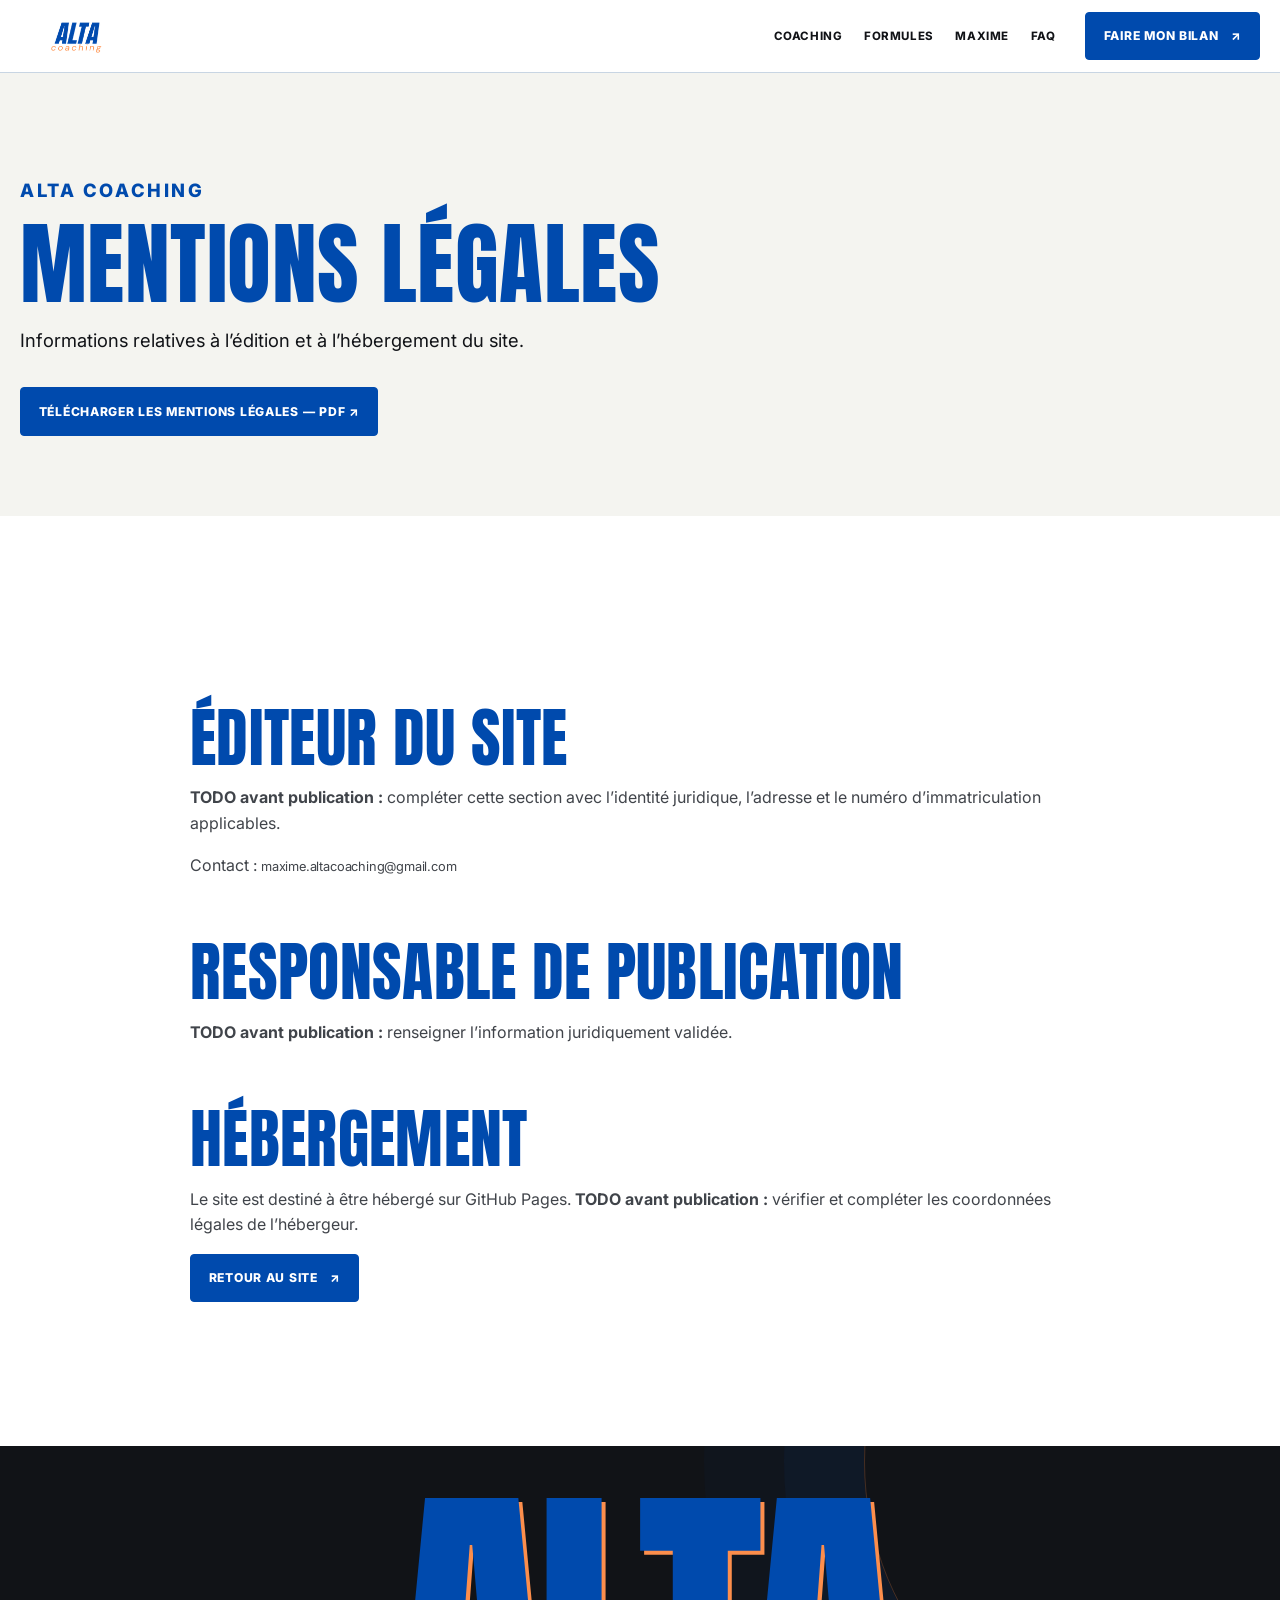
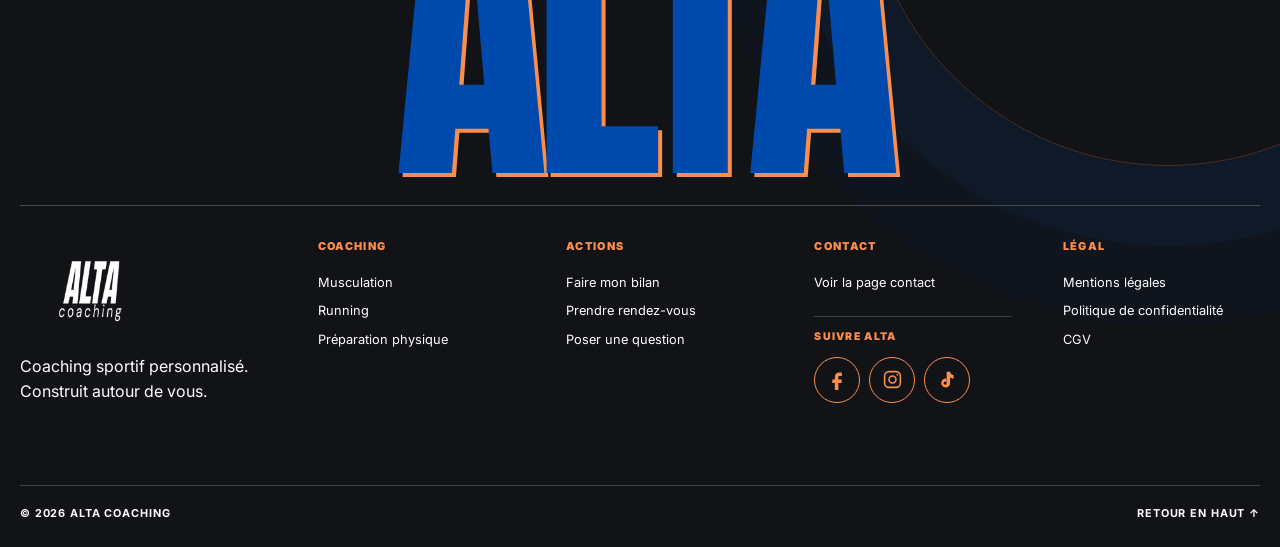
<file: mentions-legales/index.html>
<!doctype html>
<html lang="fr">
<head>
  <meta charset="utf-8"><meta name="viewport" content="width=device-width,initial-scale=1"><meta name="theme-color" content="#004aad">
  <title>Mentions légales | ALTA Coaching</title><meta name="description" content="Mentions légales du site ALTA Coaching."><meta name="robots" content="index,follow,max-image-preview:large,max-snippet:-1,max-video-preview:-1"><link rel="canonical" href="https://www.alta-coaching.fr/mentions-legales/">
  <meta property="og:title" content="Mentions légales | ALTA Coaching"><meta property="og:description" content="Mentions légales du site ALTA Coaching."><meta property="og:type" content="website"><meta property="og:url" content="https://www.alta-coaching.fr/mentions-legales/"><meta property="og:image" content="https://www.alta-coaching.fr/assets/images/alta-social-share-1200x630.jpg">
  <meta property="og:image:width" content="1200">
  <meta property="og:image:height" content="630">
  <meta property="og:image:type" content="image/jpeg">
  <meta property="og:image:alt" content="ALTA Coaching — coaching sportif personnalisé en musculation, running et préparation physique"><meta property="og:site_name" content="ALTA Coaching"><meta property="og:locale" content="fr_FR"><meta name="twitter:card" content="summary_large_image">
  <meta name="twitter:title" content="Mentions légales | ALTA Coaching">
  <meta name="twitter:description" content="Mentions légales du site ALTA Coaching.">
  <meta name="twitter:image" content="https://www.alta-coaching.fr/assets/images/alta-social-share-1200x630.jpg">
  <meta name="twitter:image:alt" content="ALTA Coaching — coaching sportif personnalisé">
  <link rel="icon" type="image/png" sizes="48x48" href="/assets/images/alta-favicon-round-v6-48.png"><link rel="icon" type="image/png" sizes="32x32" href="/assets/images/alta-favicon-round-v6-32.png"><link rel="icon" type="image/png" sizes="16x16" href="/assets/images/alta-favicon-round-v6-16.png"><link rel="shortcut icon" href="/favicon.ico"><link rel="apple-touch-icon" sizes="180x180" href="/assets/images/alta-apple-touch-v6.png"><link rel="stylesheet" href="../css/style.css?v=15">
  <script type="application/ld+json">{"@context":"https://schema.org","@type":"BreadcrumbList","itemListElement":[{"@type":"ListItem","position":1,"name":"Accueil","item":"https://www.alta-coaching.fr/"},{"@type":"ListItem","position":2,"name":"Mentions légales","item":"https://www.alta-coaching.fr/mentions-legales/"}]}</script>
</head>
<body>
  <a class="skip-link" href="#contenu">Aller au contenu</a>
  <header class="site-header is-scrolled is-secondary" id="top"><nav class="nav container" aria-label="Navigation principale"><a class="brand" href="../" aria-label="ALTA Coaching - accueil"><img src="../assets/images/logo-alta-transparent.png" width="220" height="100" alt="ALTA Coaching"></a><button class="menu-toggle" type="button" aria-expanded="false" aria-controls="main-menu"><span></span><span></span><span></span><span class="sr-only">Ouvrir le menu</span></button><div class="nav-links" id="main-menu"><a href="../#coaching">Coaching</a><a href="../#formules">Formules</a><a href="../a-propos/">Maxime</a><a href="../#faq">FAQ</a><button class="button button-primary nav-cta" type="button" data-tally-popup>Faire mon bilan <span aria-hidden="true">↗</span></button></div></nav></header>
  <main id="contenu"><section class="page-hero section-surface"><div class="container"><p class="eyebrow">ALTA COACHING</p><h1>MENTIONS LÉGALES</h1><p>Informations relatives à l’édition et à l’hébergement du site.</p><div class="actions"><a class="button button-primary" href="../assets/documents/mentions-legales-alta-coaching.pdf" download>TÉLÉCHARGER LES MENTIONS LÉGALES — PDF ↗</a></div></div></section><article class="prose section"><h2>ÉDITEUR DU SITE</h2><p><strong>TODO avant publication :</strong> compléter cette section avec l’identité juridique, l’adresse et le numéro d’immatriculation applicables.</p><p>Contact : <a class="email-nowrap" href="mailto:maxime.altacoaching@gmail.com">maxime.altacoaching@gmail.com</a></p><h2>RESPONSABLE DE PUBLICATION</h2><p><strong>TODO avant publication :</strong> renseigner l’information juridiquement validée.</p><h2>HÉBERGEMENT</h2><p>Le site est destiné à être hébergé sur GitHub Pages. <strong>TODO avant publication :</strong> vérifier et compléter les coordonnées légales de l’hébergeur.</p><p><a class="button button-primary" href="../">Retour au site <span aria-hidden="true">↗</span></a></p></article></main>
  <footer class="footer footer-v34"><div class="footer-signature" aria-hidden="true">ALTA</div><div class="container footer-grid-v34"><div class="footer-brand"><img src="../assets/images/logo-alta-transparent.png" width="220" height="100" loading="lazy" decoding="async" alt="ALTA Coaching"><p>Coaching sportif personnalisé.<br>Construit autour de vous.</p></div><nav aria-label="Coaching"><p>COACHING</p><a href="../musculation/">Musculation</a><a href="../running/">Running</a><a href="../preparation-physique/">Préparation physique</a></nav><nav aria-label="Actions"><p>ACTIONS</p><button type="button" data-tally-popup>Faire mon bilan</button><a href="../#reservation">Prendre rendez-vous</a><button type="button" data-question-popup data-source="footer-question">Poser une question</button></nav><nav aria-label="Contact et réseaux"><p>CONTACT</p><a href="../contact/">Voir la page contact</a><div class="footer-social"><p class="footer-social-title">SUIVRE ALTA</p><div class="footer-social-icons"><a href="https://www.facebook.com/profile.php?id=61591944164231" target="_blank" rel="noopener noreferrer" aria-label="Suivre ALTA Coaching sur Facebook"><svg viewBox="0 0 24 24" aria-hidden="true"><path d="M14 8h3V4h-3c-3.3 0-5 2-5 5v3H6v4h3v8h4v-8h3.5l.5-4h-4V9c0-.7.3-1 1-1Z"/></svg></a><a href="https://www.instagram.com/maxime.altacoaching/" target="_blank" rel="noopener noreferrer" aria-label="Suivre ALTA Coaching sur Instagram"><svg viewBox="0 0 24 24" aria-hidden="true"><rect x="3" y="3" width="18" height="18" rx="5"/><circle cx="12" cy="12" r="4"/><circle cx="17.5" cy="6.5" r="1" class="icon-dot"/></svg></a><a href="https://www.tiktok.com/@maxime.altacoaching" target="_blank" rel="noopener noreferrer" aria-label="Suivre ALTA Coaching sur TikTok"><svg viewBox="0 0 24 24" aria-hidden="true"><path d="M15 3c.4 2.2 1.7 3.6 4 4v4c-1.5 0-2.8-.4-4-1.2v6.1A5.1 5.1 0 1 1 10.6 11v4a1.7 1.7 0 1 0 .4 1.1V3h4Z"/></svg></a></div></div></nav><nav aria-label="Informations légales"><p>LÉGAL</p><a href="../mentions-legales/">Mentions légales</a><a href="../politique-confidentialite/">Politique de confidentialité</a><a href="../assets/documents/cgv-alta-coaching.pdf" download>CGV</a></nav></div><div class="container footer-bottom"><span>© <span id="year"></span> ALTA COACHING</span><a href="#top">RETOUR EN HAUT ↑</a></div></footer>
  <script src="../js/script.js?v=14" defer></script>
</body>
</html>
</file>
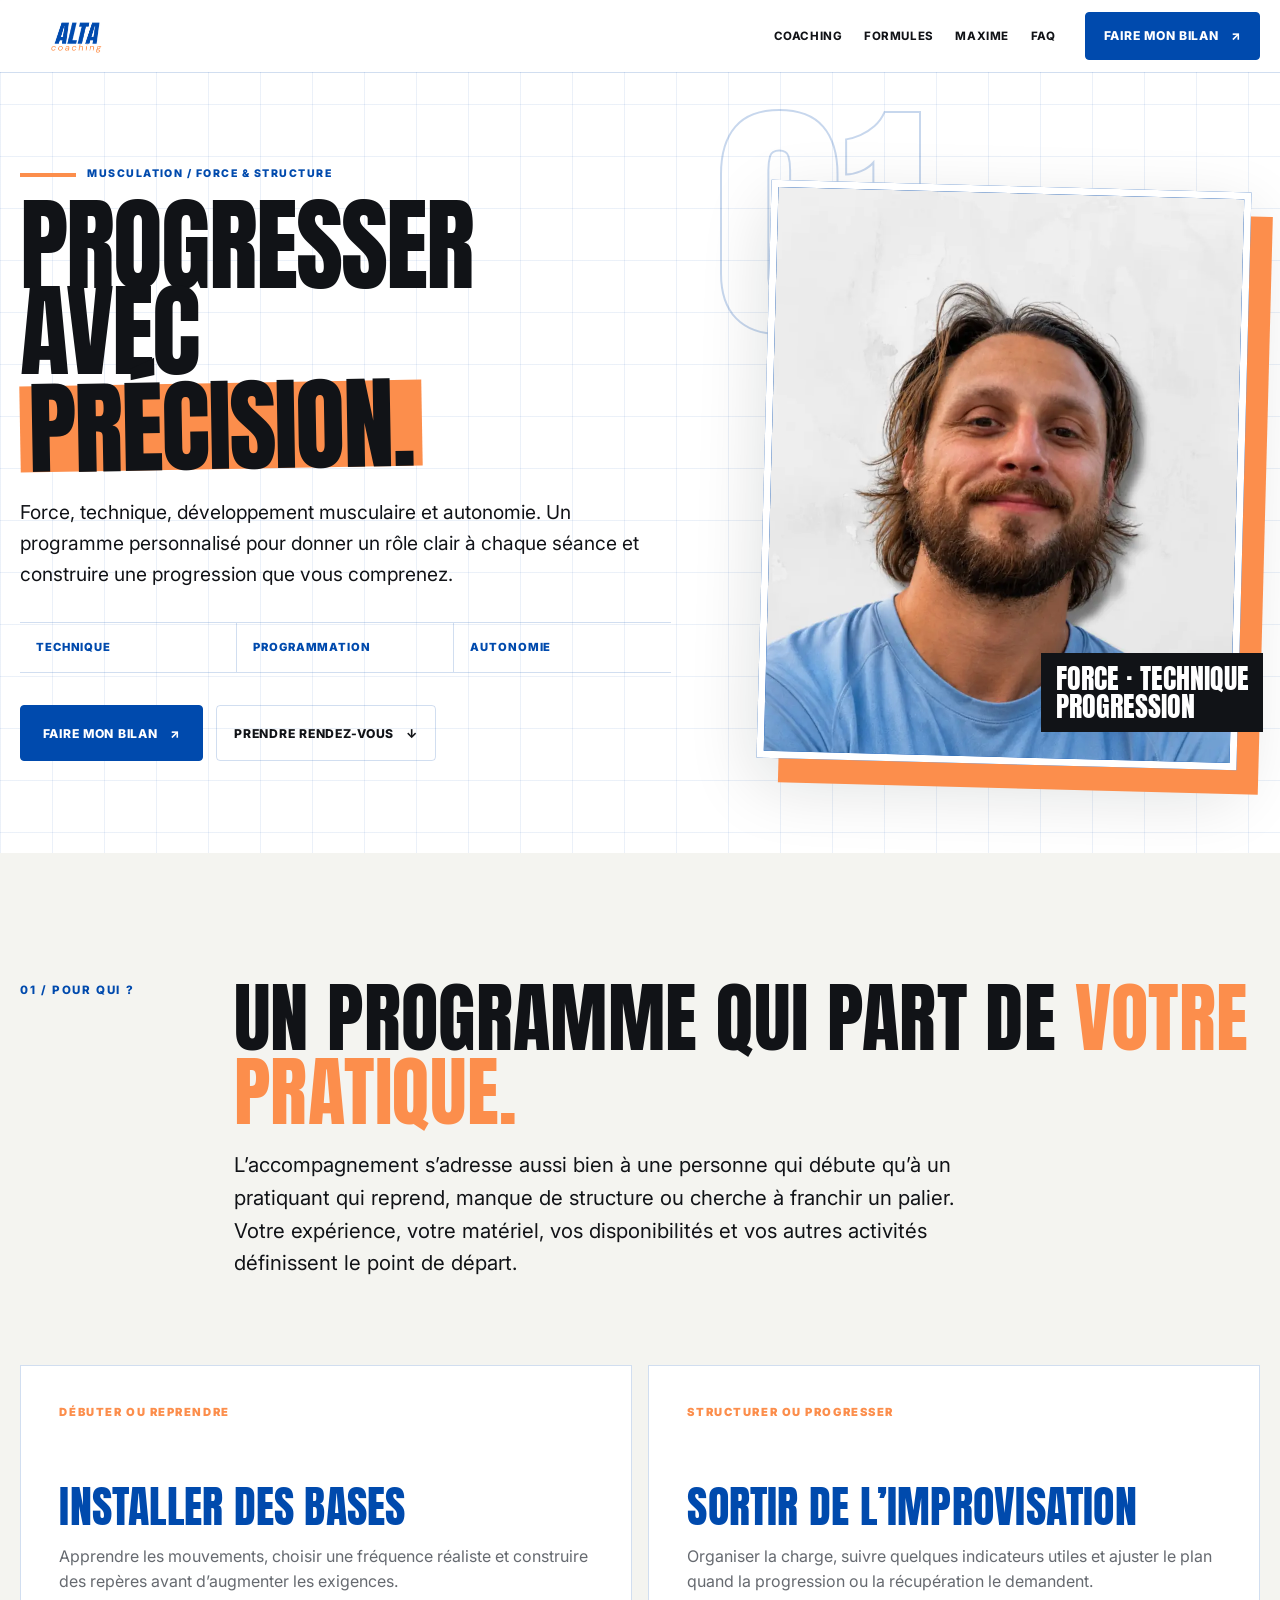
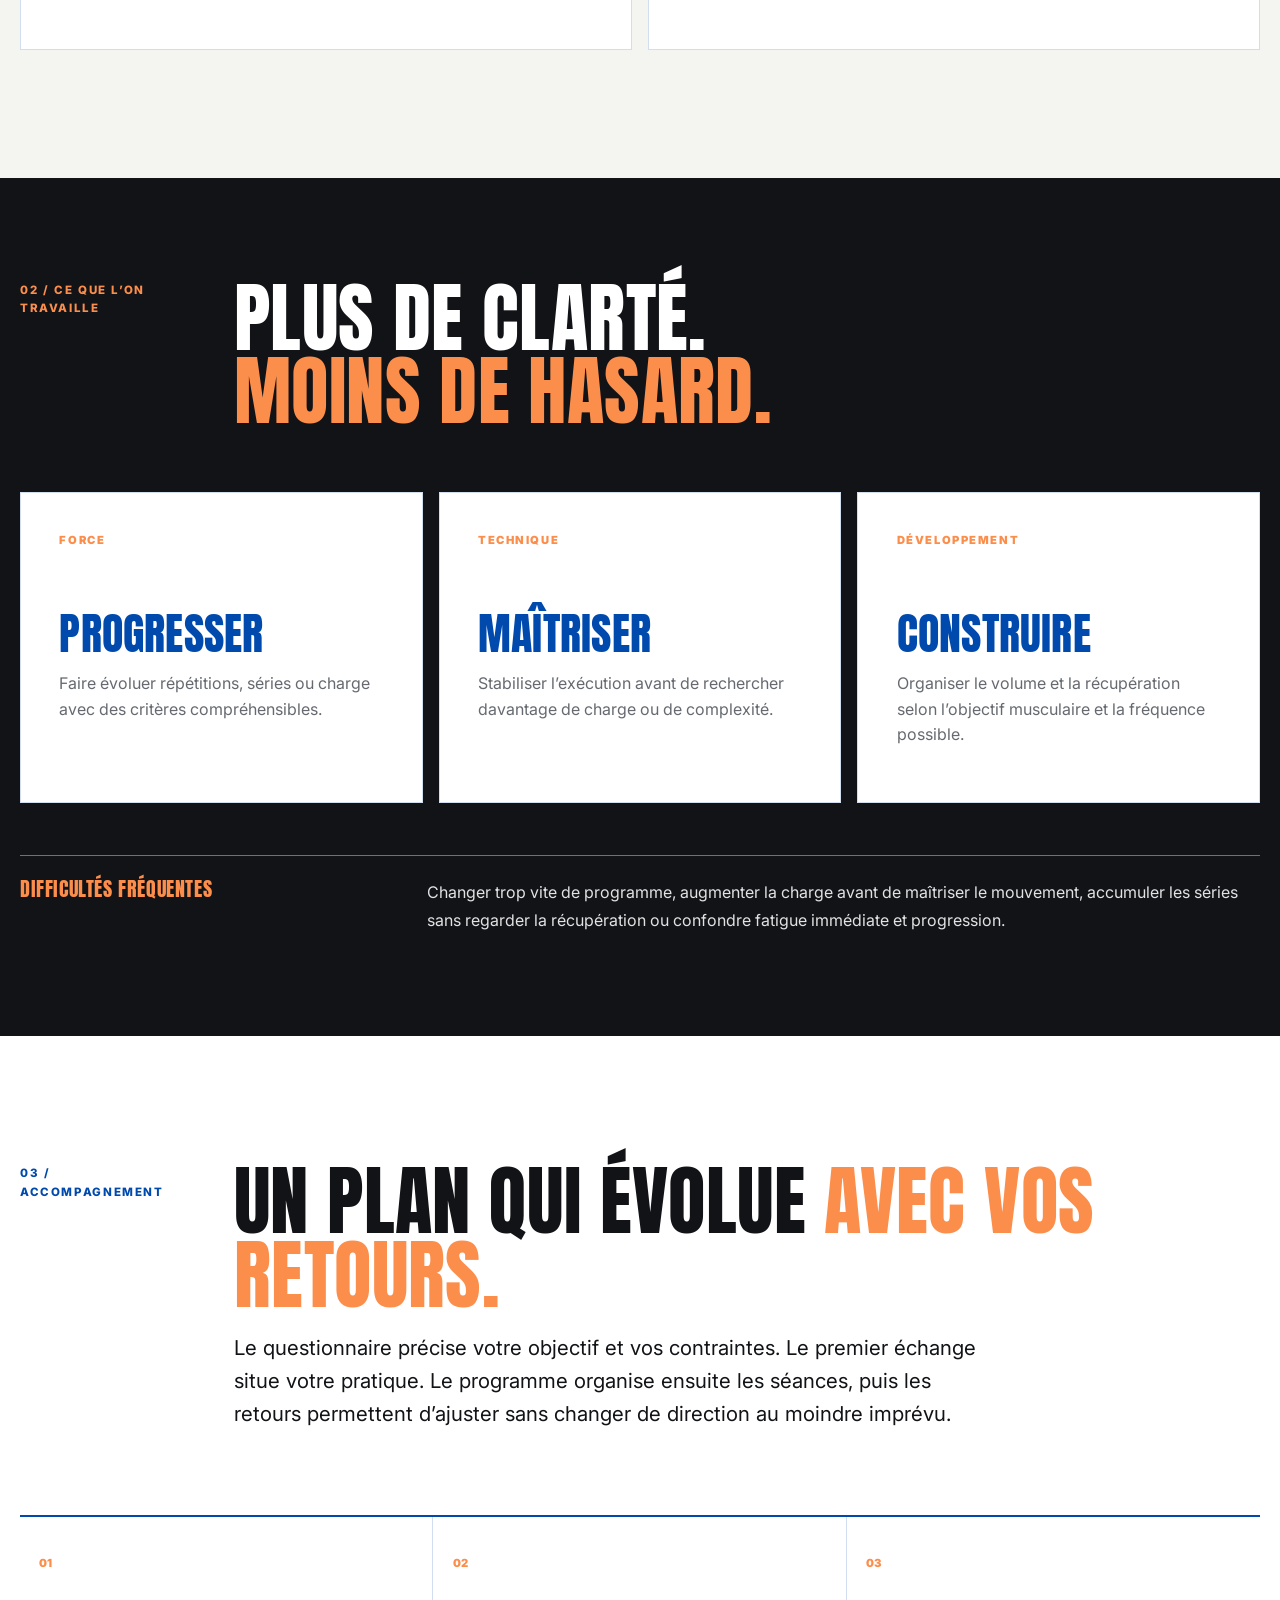
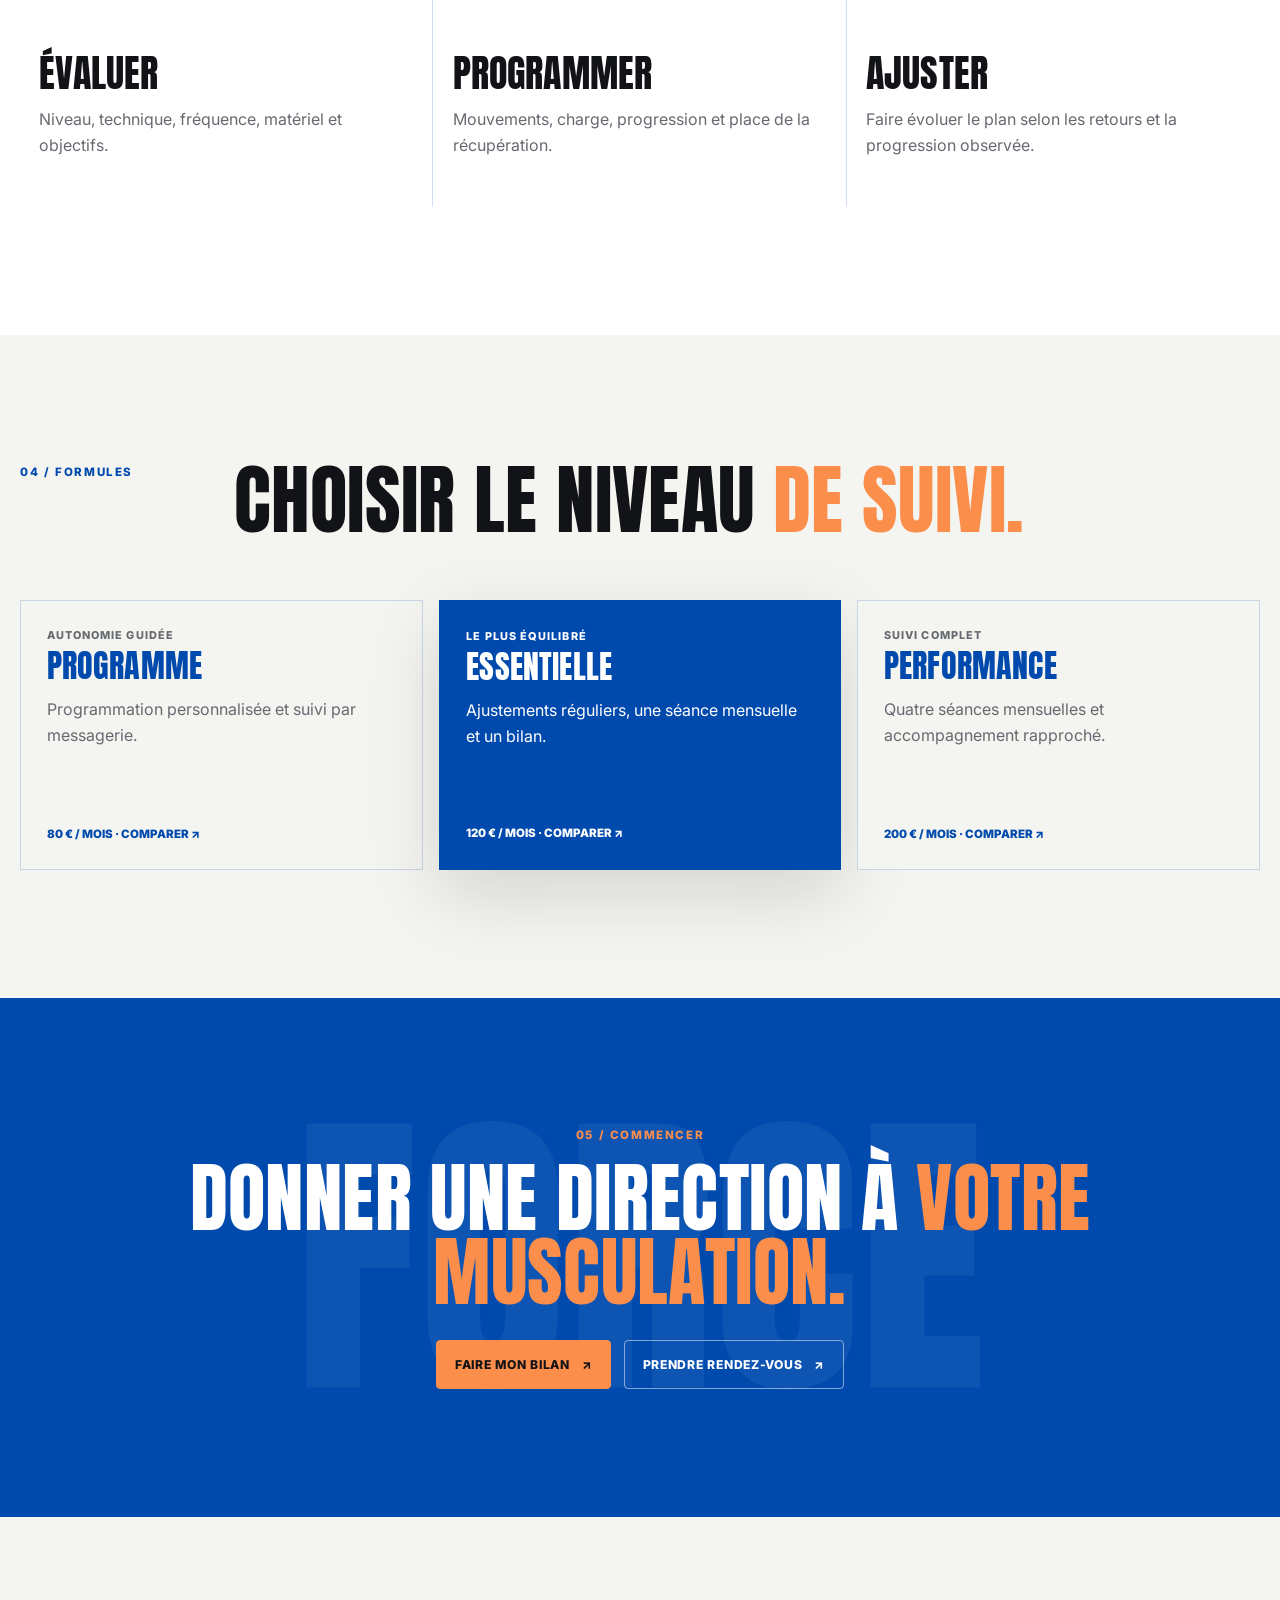
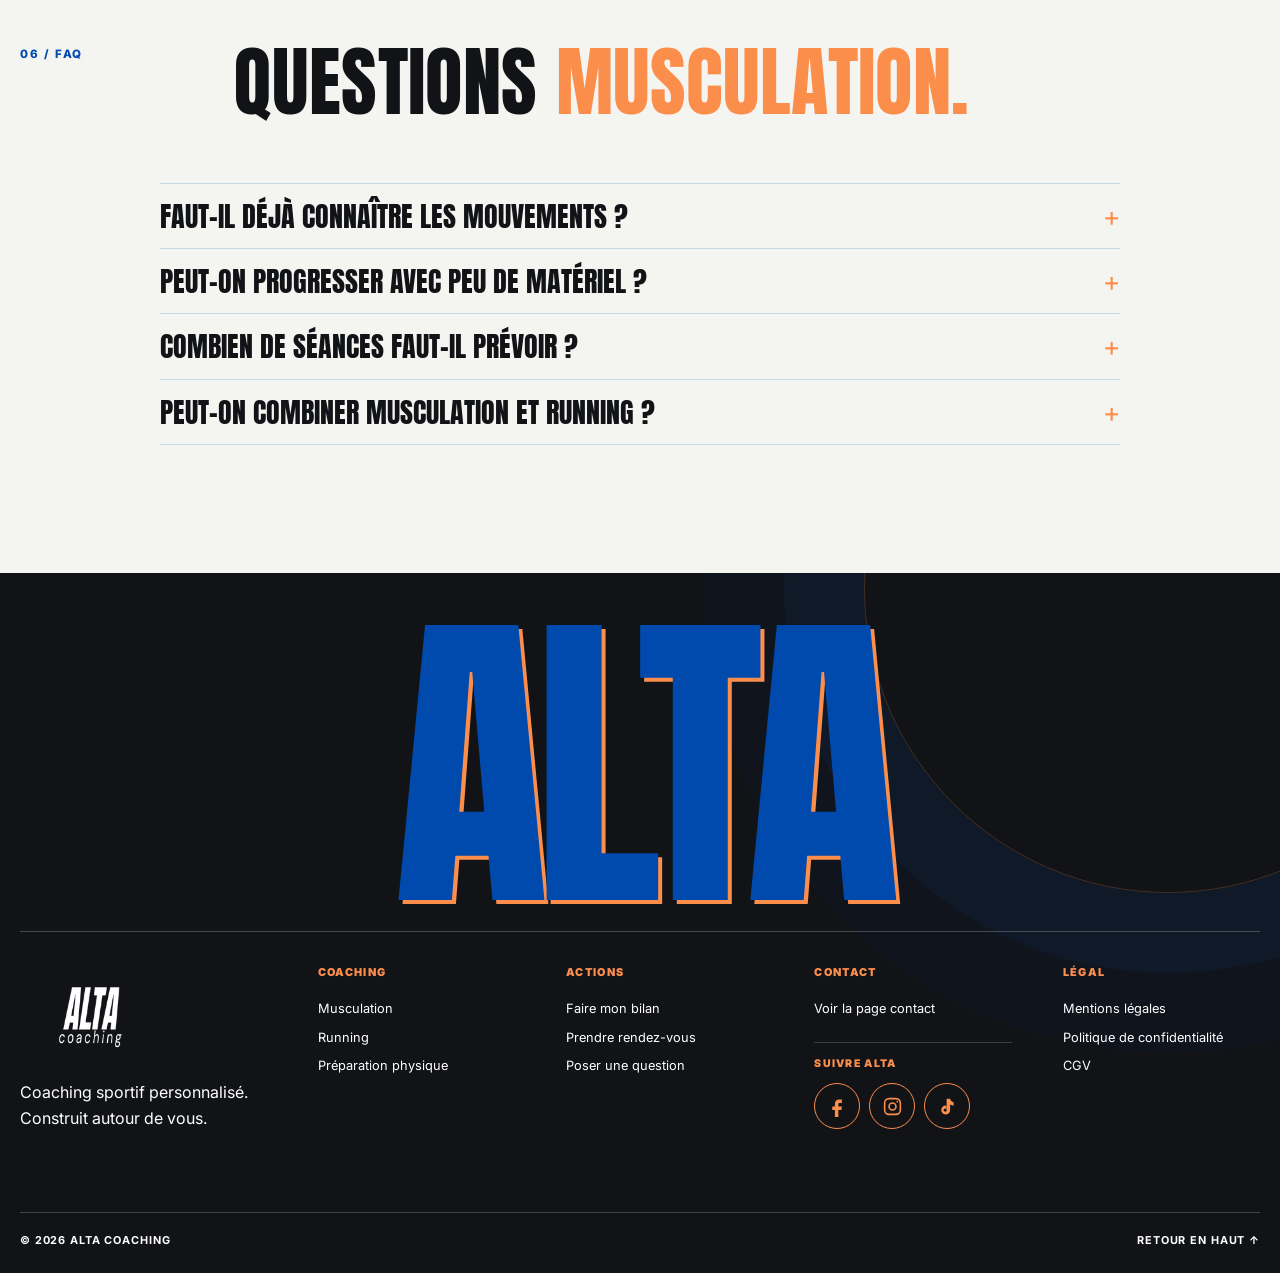
<file: musculation/index.html>
<!doctype html>
<html lang="fr">
<head>
  <meta charset="utf-8"><meta name="viewport" content="width=device-width,initial-scale=1"><meta name="theme-color" content="#004aad">
  <title>Coaching musculation personnalisé | ALTA Coaching</title><meta name="description" content="Coaching musculation personnalisé pour progresser en force, technique et développement musculaire avec un programme adapté à votre niveau."><meta name="robots" content="index,follow,max-image-preview:large,max-snippet:-1,max-video-preview:-1"><link rel="canonical" href="https://www.alta-coaching.fr/musculation/">
  <meta property="og:title" content="Coaching musculation personnalisé | ALTA Coaching"><meta property="og:description" content="Coaching musculation personnalisé pour progresser en force, technique et développement musculaire avec un programme adapté à votre niveau."><meta property="og:type" content="website"><meta property="og:url" content="https://www.alta-coaching.fr/musculation/"><meta property="og:image" content="https://www.alta-coaching.fr/assets/images/alta-social-share-1200x630.jpg">
  <meta property="og:image:width" content="1200">
  <meta property="og:image:height" content="630">
  <meta property="og:image:type" content="image/jpeg">
  <meta property="og:image:alt" content="ALTA Coaching — coaching sportif personnalisé en musculation, running et préparation physique"><meta property="og:site_name" content="ALTA Coaching"><meta property="og:locale" content="fr_FR"><meta name="twitter:card" content="summary_large_image">
  <meta name="twitter:title" content="Coaching musculation personnalisé | ALTA Coaching">
  <meta name="twitter:description" content="Coaching musculation personnalisé pour progresser en force, technique et développement musculaire avec un programme adapté à votre niveau.">
  <meta name="twitter:image" content="https://www.alta-coaching.fr/assets/images/alta-social-share-1200x630.jpg">
  <meta name="twitter:image:alt" content="ALTA Coaching — coaching sportif personnalisé">
  <link rel="icon" type="image/png" sizes="48x48" href="/assets/images/alta-favicon-round-v6-48.png"><link rel="icon" type="image/png" sizes="32x32" href="/assets/images/alta-favicon-round-v6-32.png"><link rel="icon" type="image/png" sizes="16x16" href="/assets/images/alta-favicon-round-v6-16.png"><link rel="shortcut icon" href="/favicon.ico"><link rel="apple-touch-icon" sizes="180x180" href="/assets/images/alta-apple-touch-v6.png"><link rel="stylesheet" href="../css/style.css?v=15">
  <script type="application/ld+json">{"@context":"https://schema.org","@graph":[{"@type":"Service","name":"Coaching musculation personnalisé","serviceType":"Coaching en musculation","description":"Coaching musculation personnalisé pour progresser en force, technique et développement musculaire avec un programme adapté à votre niveau.","provider":{"@type":"Organization","name":"ALTA Coaching","url":"https://www.alta-coaching.fr/"},"url":"https://www.alta-coaching.fr/musculation/"},{"@type":"BreadcrumbList","itemListElement":[{"@type":"ListItem","position":1,"name":"Accueil","item":"https://www.alta-coaching.fr/"},{"@type":"ListItem","position":2,"name":"Musculation","item":"https://www.alta-coaching.fr/musculation/"}]}]}</script>
</head>
<body class="service-page service-strength-page service-v34">
  <a class="skip-link" href="#contenu">Aller au contenu</a>
  <header class="site-header is-scrolled is-secondary" id="top"><nav class="nav container" aria-label="Navigation principale"><a class="brand" href="../" aria-label="ALTA Coaching - accueil"><img src="../assets/images/logo-alta-transparent.png" width="220" height="100" alt="ALTA Coaching"></a><button class="menu-toggle" type="button" aria-expanded="false" aria-controls="main-menu"><span></span><span></span><span></span><span class="sr-only">Ouvrir le menu</span></button><div class="nav-links" id="main-menu"><a href="../#coaching">Coaching</a><a href="../#formules">Formules</a><a href="../a-propos/">Maxime</a><a href="#faq">FAQ</a><button class="button button-primary nav-cta" type="button" data-tally-popup>Faire mon bilan <span aria-hidden="true">↗</span></button></div></nav></header>
  <main id="contenu">
    <section class="service-hero"><div class="container service-hero-grid"><div class="service-hero-copy reveal"><p class="service-code">MUSCULATION / FORCE & STRUCTURE</p><h1>PROGRESSER AVEC <em>PRÉCISION.</em></h1><p class="service-hero-lead">Force, technique, développement musculaire et autonomie. Un programme personnalisé pour donner un rôle clair à chaque séance et construire une progression que vous comprenez.</p><div class="service-metrics" aria-label="Principes"><p>Technique</p><p>Programmation</p><p>Autonomie</p></div><div class="actions"><button class="button button-primary button-hero" type="button" data-tally-popup data-formula="Musculation">Faire mon bilan <span aria-hidden="true">↗</span></button><a class="button button-ghost" href="../#reservation">Prendre rendez-vous <span aria-hidden="true">↓</span></a></div></div><div class="service-hero-art reveal" data-tilt><span class="service-hero-number" aria-hidden="true">01</span><div class="service-portrait"><img src="../assets/images/maxime-alta.webp" width="1000" height="1000" alt="Maxime Le Vilain, coach sportif ALTA Coaching"></div><span class="service-hero-mark">FORCE · TECHNIQUE<br>PROGRESSION</span></div></div></section>

    <section class="service-section section section-surface"><div class="container service-section-heading reveal"><p class="eyebrow">01 / POUR QUI ?</p><div><h2>UN PROGRAMME QUI PART DE <em>VOTRE PRATIQUE.</em></h2><p class="service-intro">L’accompagnement s’adresse aussi bien à une personne qui débute qu’à un pratiquant qui reprend, manque de structure ou cherche à franchir un palier. Votre expérience, votre matériel, vos disponibilités et vos autres activités définissent le point de départ.</p></div></div><div class="container service-grid reveal"><article class="service-card" data-index="DÉBUTER OU REPRENDRE"><h3>INSTALLER DES BASES</h3><p>Apprendre les mouvements, choisir une fréquence réaliste et construire des repères avant d’augmenter les exigences.</p></article><article class="service-card" data-index="STRUCTURER OU PROGRESSER"><h3>SORTIR DE L’IMPROVISATION</h3><p>Organiser la charge, suivre quelques indicateurs utiles et ajuster le plan quand la progression ou la récupération le demandent.</p></article></div></section>

    <section class="service-band section"><div class="container service-section-heading reveal"><p class="eyebrow eyebrow-light">02 / CE QUE L’ON TRAVAILLE</p><div><h2>PLUS DE CLARTÉ.<br><em>MOINS DE HASARD.</em></h2></div></div><div class="container service-grid service-grid--three reveal"><article class="service-card" data-index="FORCE"><h3>PROGRESSER</h3><p>Faire évoluer répétitions, séries ou charge avec des critères compréhensibles.</p></article><article class="service-card" data-index="TECHNIQUE"><h3>MAÎTRISER</h3><p>Stabiliser l’exécution avant de rechercher davantage de charge ou de complexité.</p></article><article class="service-card" data-index="DÉVELOPPEMENT"><h3>CONSTRUIRE</h3><p>Organiser le volume et la récupération selon l’objectif musculaire et la fréquence possible.</p></article></div><div class="container service-note reveal"><strong>DIFFICULTÉS FRÉQUENTES</strong><p>Changer trop vite de programme, augmenter la charge avant de maîtriser le mouvement, accumuler les séries sans regarder la récupération ou confondre fatigue immédiate et progression.</p></div></section>

    <section class="service-section section"><div class="container service-section-heading reveal"><p class="eyebrow">03 / ACCOMPAGNEMENT</p><div><h2>UN PLAN QUI ÉVOLUE <em>AVEC VOS RETOURS.</em></h2><p class="service-intro">Le questionnaire précise votre objectif et vos contraintes. Le premier échange situe votre pratique. Le programme organise ensuite les séances, puis les retours permettent d’ajuster sans changer de direction au moindre imprévu.</p></div></div><ol class="container progression-lane progression-lane--three reveal"><li><h3>ÉVALUER</h3><p>Niveau, technique, fréquence, matériel et objectifs.</p></li><li><h3>PROGRAMMER</h3><p>Mouvements, charge, progression et place de la récupération.</p></li><li><h3>AJUSTER</h3><p>Faire évoluer le plan selon les retours et la progression observée.</p></li></ol></section>

    <section class="service-section section section-surface"><div class="container service-section-heading reveal"><p class="eyebrow">04 / FORMULES</p><div><h2>CHOISIR LE NIVEAU <em>DE SUIVI.</em></h2></div></div><div class="container service-offers reveal"><article class="service-offer"><p class="plan-kicker">AUTONOMIE GUIDÉE</p><h3>PROGRAMME</h3><p>Programmation personnalisée et suivi par messagerie.</p><a href="../#formules">80 € / mois · Comparer ↗</a></article><article class="service-offer service-offer--featured"><p class="plan-kicker">LE PLUS ÉQUILIBRÉ</p><h3>ESSENTIELLE</h3><p>Ajustements réguliers, une séance mensuelle et un bilan.</p><a href="../#formules">120 € / mois · Comparer ↗</a></article><article class="service-offer"><p class="plan-kicker">SUIVI COMPLET</p><h3>PERFORMANCE</h3><p>Quatre séances mensuelles et accompagnement rapproché.</p><a href="../#formules">200 € / mois · Comparer ↗</a></article></div></section>

    <section class="service-cta section" data-word="FORCE"><div class="container reveal"><p class="eyebrow eyebrow-light">05 / COMMENCER</p><h2>DONNER UNE DIRECTION À <em>VOTRE MUSCULATION.</em></h2><div class="actions"><button class="button button-accent" type="button" data-tally-popup data-formula="Musculation">Faire mon bilan <span aria-hidden="true">↗</span></button><a class="button button-dark-outline" href="../#reservation">Prendre rendez-vous <span aria-hidden="true">↗</span></a></div></div></section>

    <section class="service-faq section" id="faq"><div class="container service-section-heading reveal"><p class="eyebrow">06 / FAQ</p><div><h2>QUESTIONS <em>MUSCULATION.</em></h2></div></div><div class="container faq-list reveal"><details><summary>Faut-il déjà connaître les mouvements ?</summary><p>Non. Leur choix et leur complexité sont adaptés à votre expérience et à votre maîtrise actuelle.</p></details><details><summary>Peut-on progresser avec peu de matériel ?</summary><p>Oui, si la sélection des exercices et les repères de progression sont construits autour du matériel disponible.</p></details><details><summary>Combien de séances faut-il prévoir ?</summary><p>La fréquence dépend du niveau, de l’objectif, des disponibilités et des autres activités.</p></details><details><summary>Peut-on combiner musculation et running ?</summary><p>Oui, en rendant les priorités explicites et en organisant la récupération entre les séances.</p></details></div></section>
  </main>
  <footer class="footer footer-v34"><div class="footer-signature" aria-hidden="true">ALTA</div><div class="container footer-grid-v34"><div class="footer-brand"><img src="../assets/images/logo-alta-transparent.png" width="220" height="100" loading="lazy" decoding="async" alt="ALTA Coaching"><p>Coaching sportif personnalisé.<br>Construit autour de vous.</p></div><nav aria-label="Coaching"><p>COACHING</p><a href="../musculation/" aria-current="page">Musculation</a><a href="../running/">Running</a><a href="../preparation-physique/">Préparation physique</a></nav><nav aria-label="Actions"><p>ACTIONS</p><button type="button" data-tally-popup>Faire mon bilan</button><a href="../#reservation">Prendre rendez-vous</a><button type="button" data-question-popup data-source="footer-question">Poser une question</button></nav><nav aria-label="Contact et réseaux"><p>CONTACT</p><a href="../contact/">Voir la page contact</a><div class="footer-social"><p class="footer-social-title">SUIVRE ALTA</p><div class="footer-social-icons"><a href="https://www.facebook.com/profile.php?id=61591944164231" target="_blank" rel="noopener noreferrer" aria-label="Suivre ALTA Coaching sur Facebook"><svg viewBox="0 0 24 24" aria-hidden="true"><path d="M14 8h3V4h-3c-3.3 0-5 2-5 5v3H6v4h3v8h4v-8h3.5l.5-4h-4V9c0-.7.3-1 1-1Z"/></svg></a><a href="https://www.instagram.com/maxime.altacoaching/" target="_blank" rel="noopener noreferrer" aria-label="Suivre ALTA Coaching sur Instagram"><svg viewBox="0 0 24 24" aria-hidden="true"><rect x="3" y="3" width="18" height="18" rx="5"/><circle cx="12" cy="12" r="4"/><circle cx="17.5" cy="6.5" r="1" class="icon-dot"/></svg></a><a href="https://www.tiktok.com/@maxime.altacoaching" target="_blank" rel="noopener noreferrer" aria-label="Suivre ALTA Coaching sur TikTok"><svg viewBox="0 0 24 24" aria-hidden="true"><path d="M15 3c.4 2.2 1.7 3.6 4 4v4c-1.5 0-2.8-.4-4-1.2v6.1A5.1 5.1 0 1 1 10.6 11v4a1.7 1.7 0 1 0 .4 1.1V3h4Z"/></svg></a></div></div></nav><nav aria-label="Informations légales"><p>LÉGAL</p><a href="../mentions-legales/">Mentions légales</a><a href="../politique-confidentialite/">Politique de confidentialité</a><a href="../assets/documents/cgv-alta-coaching.pdf" download>CGV</a></nav></div><div class="container footer-bottom"><span>© <span id="year"></span> ALTA COACHING</span><a href="#top">RETOUR EN HAUT ↑</a></div></footer>
  <button class="mobile-cta" type="button" data-tally-popup>Faire mon bilan ↗</button><script src="../js/script.js?v=14" defer></script>
</body>
</html>
</file>
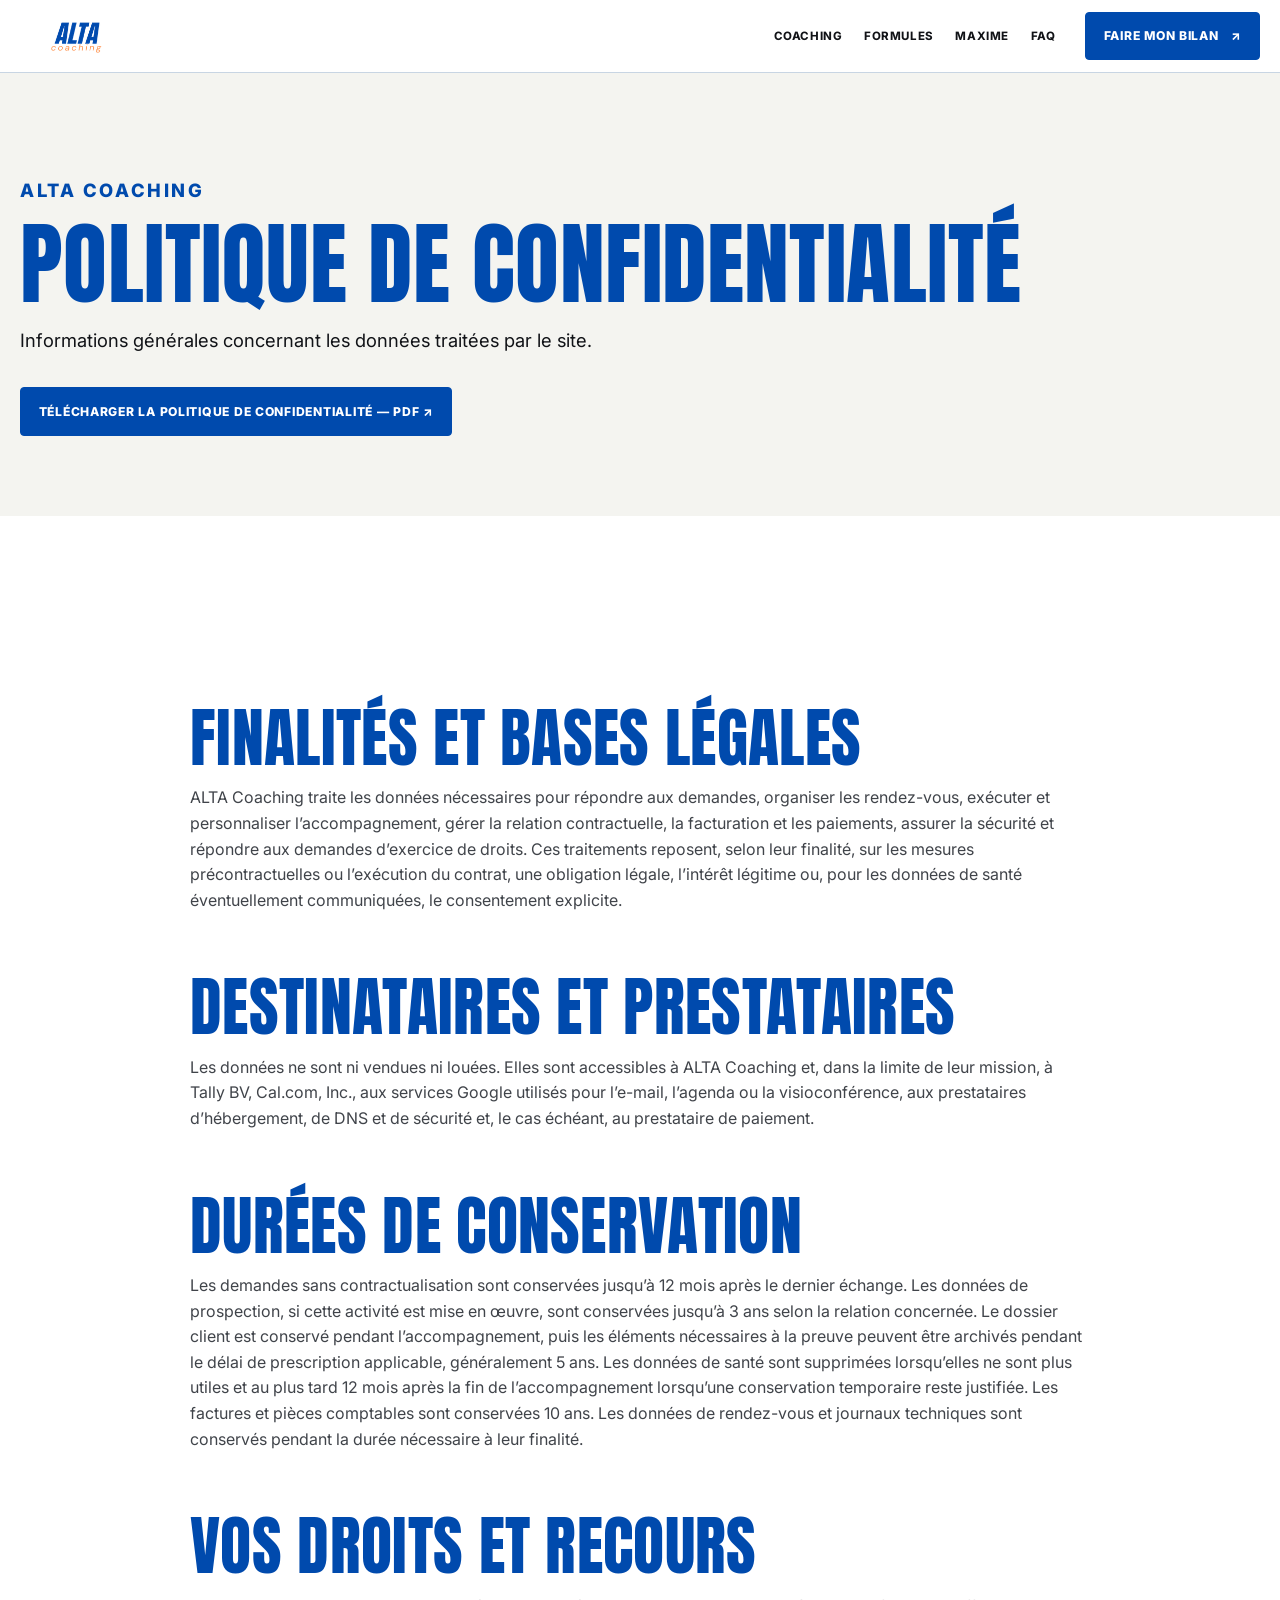
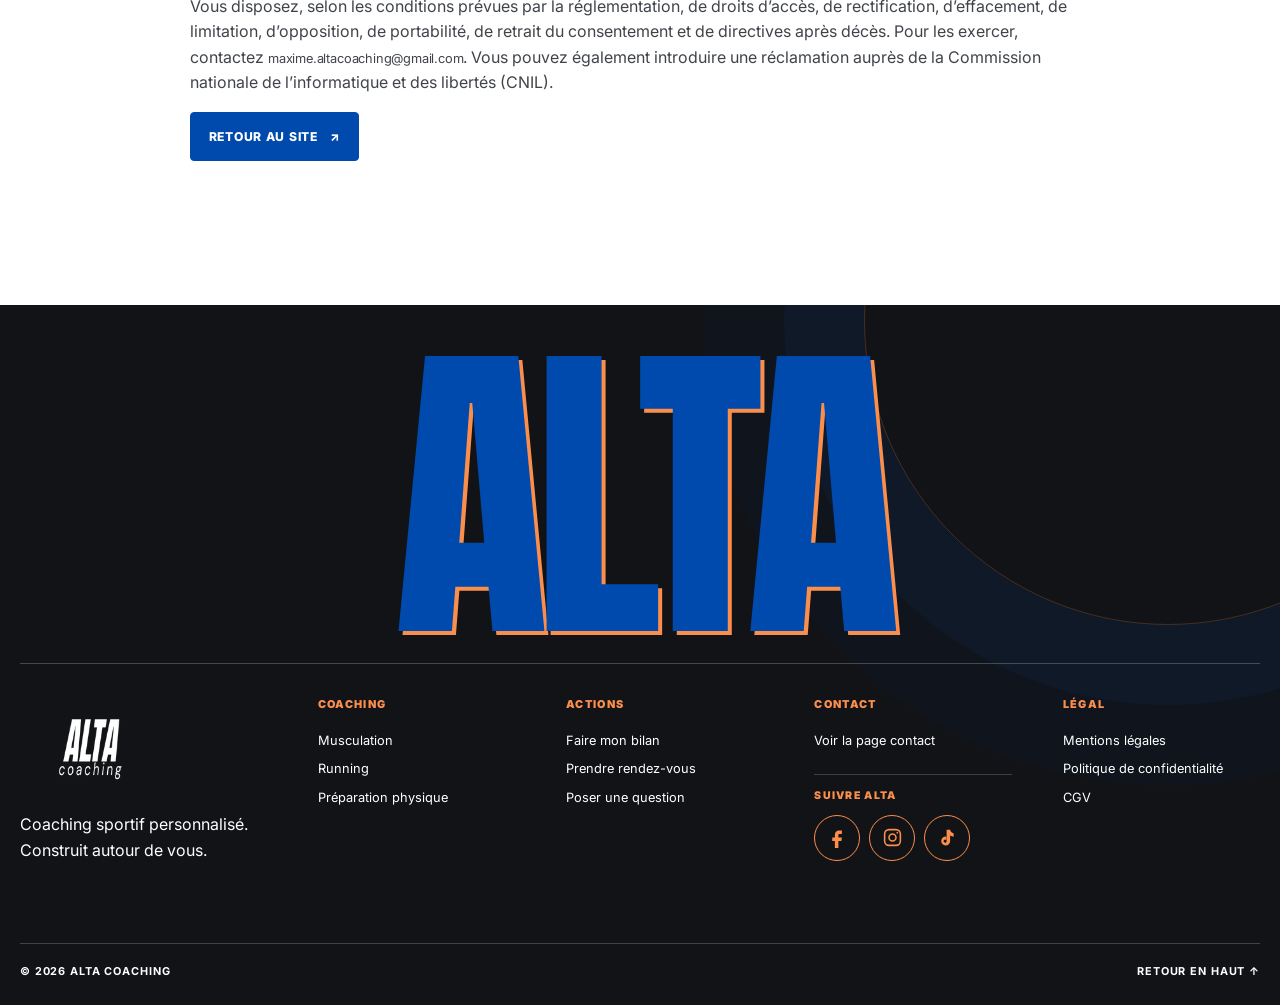
<file: politique-confidentialite/index.html>
<!doctype html>
<html lang="fr">
<head>
  <meta charset="utf-8"><meta name="viewport" content="width=device-width,initial-scale=1"><meta name="theme-color" content="#004aad">
  <title>Politique de confidentialité | ALTA Coaching</title><meta name="description" content="Informations sur la confidentialité et les services utilisés par ALTA Coaching."><meta name="robots" content="index,follow,max-image-preview:large,max-snippet:-1,max-video-preview:-1"><link rel="canonical" href="https://www.alta-coaching.fr/politique-confidentialite/">
  <meta property="og:title" content="Politique de confidentialité | ALTA Coaching"><meta property="og:description" content="Informations sur la confidentialité et les services utilisés par ALTA Coaching."><meta property="og:type" content="website"><meta property="og:url" content="https://www.alta-coaching.fr/politique-confidentialite/"><meta property="og:image" content="https://www.alta-coaching.fr/assets/images/alta-social-share-1200x630.jpg">
  <meta property="og:image:width" content="1200">
  <meta property="og:image:height" content="630">
  <meta property="og:image:type" content="image/jpeg">
  <meta property="og:image:alt" content="ALTA Coaching — coaching sportif personnalisé en musculation, running et préparation physique"><meta property="og:site_name" content="ALTA Coaching"><meta property="og:locale" content="fr_FR"><meta name="twitter:card" content="summary_large_image">
  <meta name="twitter:title" content="Politique de confidentialité | ALTA Coaching">
  <meta name="twitter:description" content="Informations sur la confidentialité et les services utilisés par ALTA Coaching.">
  <meta name="twitter:image" content="https://www.alta-coaching.fr/assets/images/alta-social-share-1200x630.jpg">
  <meta name="twitter:image:alt" content="ALTA Coaching — coaching sportif personnalisé">
  <link rel="icon" type="image/png" sizes="48x48" href="/assets/images/alta-favicon-round-v6-48.png"><link rel="icon" type="image/png" sizes="32x32" href="/assets/images/alta-favicon-round-v6-32.png"><link rel="icon" type="image/png" sizes="16x16" href="/assets/images/alta-favicon-round-v6-16.png"><link rel="shortcut icon" href="/favicon.ico"><link rel="apple-touch-icon" sizes="180x180" href="/assets/images/alta-apple-touch-v6.png"><link rel="stylesheet" href="../css/style.css?v=15">
  <script type="application/ld+json">{"@context":"https://schema.org","@type":"BreadcrumbList","itemListElement":[{"@type":"ListItem","position":1,"name":"Accueil","item":"https://www.alta-coaching.fr/"},{"@type":"ListItem","position":2,"name":"Politique de confidentialité","item":"https://www.alta-coaching.fr/politique-confidentialite/"}]}</script>
</head>
<body>
  <a class="skip-link" href="#contenu">Aller au contenu</a>
  <header class="site-header is-scrolled is-secondary" id="top"><nav class="nav container" aria-label="Navigation principale"><a class="brand" href="../" aria-label="ALTA Coaching - accueil"><img src="../assets/images/logo-alta-transparent.png" width="220" height="100" alt="ALTA Coaching"></a><button class="menu-toggle" type="button" aria-expanded="false" aria-controls="main-menu"><span></span><span></span><span></span><span class="sr-only">Ouvrir le menu</span></button><div class="nav-links" id="main-menu"><a href="../#coaching">Coaching</a><a href="../#formules">Formules</a><a href="../a-propos/">Maxime</a><a href="../#faq">FAQ</a><button class="button button-primary nav-cta" type="button" data-tally-popup>Faire mon bilan <span aria-hidden="true">↗</span></button></div></nav></header>
  <main id="contenu"><section class="page-hero section-surface"><div class="container"><p class="eyebrow">ALTA COACHING</p><h1>POLITIQUE DE CONFIDENTIALITÉ</h1><p>Informations générales concernant les données traitées par le site.</p><div class="actions"><a class="button button-primary" href="../assets/documents/politique-confidentialite-alta-coaching.pdf" download>TÉLÉCHARGER LA POLITIQUE DE CONFIDENTIALITÉ — PDF ↗</a></div></div></section><article class="prose section"><h2>FINALITÉS ET BASES LÉGALES</h2><p>ALTA Coaching traite les données nécessaires pour répondre aux demandes, organiser les rendez-vous, exécuter et personnaliser l’accompagnement, gérer la relation contractuelle, la facturation et les paiements, assurer la sécurité et répondre aux demandes d’exercice de droits. Ces traitements reposent, selon leur finalité, sur les mesures précontractuelles ou l’exécution du contrat, une obligation légale, l’intérêt légitime ou, pour les données de santé éventuellement communiquées, le consentement explicite.</p><h2>DESTINATAIRES ET PRESTATAIRES</h2><p>Les données ne sont ni vendues ni louées. Elles sont accessibles à ALTA Coaching et, dans la limite de leur mission, à Tally BV, Cal.com, Inc., aux services Google utilisés pour l’e-mail, l’agenda ou la visioconférence, aux prestataires d’hébergement, de DNS et de sécurité et, le cas échéant, au prestataire de paiement.</p><h2>DURÉES DE CONSERVATION</h2><p>Les demandes sans contractualisation sont conservées jusqu’à 12 mois après le dernier échange. Les données de prospection, si cette activité est mise en œuvre, sont conservées jusqu’à 3 ans selon la relation concernée. Le dossier client est conservé pendant l’accompagnement, puis les éléments nécessaires à la preuve peuvent être archivés pendant le délai de prescription applicable, généralement 5 ans. Les données de santé sont supprimées lorsqu’elles ne sont plus utiles et au plus tard 12 mois après la fin de l’accompagnement lorsqu’une conservation temporaire reste justifiée. Les factures et pièces comptables sont conservées 10 ans. Les données de rendez-vous et journaux techniques sont conservés pendant la durée nécessaire à leur finalité.</p><h2>VOS DROITS ET RECOURS</h2><p>Vous disposez, selon les conditions prévues par la réglementation, de droits d’accès, de rectification, d’effacement, de limitation, d’opposition, de portabilité, de retrait du consentement et de directives après décès. Pour les exercer, contactez <a class="email-nowrap" href="mailto:maxime.altacoaching@gmail.com">maxime.altacoaching@gmail.com</a>. Vous pouvez également introduire une réclamation auprès de la Commission nationale de l’informatique et des libertés (CNIL).</p><p><a class="button button-primary" href="../">Retour au site <span aria-hidden="true">↗</span></a></p></article></main>
  <footer class="footer footer-v34"><div class="footer-signature" aria-hidden="true">ALTA</div><div class="container footer-grid-v34"><div class="footer-brand"><img src="../assets/images/logo-alta-transparent.png" width="220" height="100" loading="lazy" decoding="async" alt="ALTA Coaching"><p>Coaching sportif personnalisé.<br>Construit autour de vous.</p></div><nav aria-label="Coaching"><p>COACHING</p><a href="../musculation/">Musculation</a><a href="../running/">Running</a><a href="../preparation-physique/">Préparation physique</a></nav><nav aria-label="Actions"><p>ACTIONS</p><button type="button" data-tally-popup>Faire mon bilan</button><a href="../#reservation">Prendre rendez-vous</a><button type="button" data-question-popup data-source="footer-question">Poser une question</button></nav><nav aria-label="Contact et réseaux"><p>CONTACT</p><a href="../contact/">Voir la page contact</a><div class="footer-social"><p class="footer-social-title">SUIVRE ALTA</p><div class="footer-social-icons"><a href="https://www.facebook.com/profile.php?id=61591944164231" target="_blank" rel="noopener noreferrer" aria-label="Suivre ALTA Coaching sur Facebook"><svg viewBox="0 0 24 24" aria-hidden="true"><path d="M14 8h3V4h-3c-3.3 0-5 2-5 5v3H6v4h3v8h4v-8h3.5l.5-4h-4V9c0-.7.3-1 1-1Z"/></svg></a><a href="https://www.instagram.com/maxime.altacoaching/" target="_blank" rel="noopener noreferrer" aria-label="Suivre ALTA Coaching sur Instagram"><svg viewBox="0 0 24 24" aria-hidden="true"><rect x="3" y="3" width="18" height="18" rx="5"/><circle cx="12" cy="12" r="4"/><circle cx="17.5" cy="6.5" r="1" class="icon-dot"/></svg></a><a href="https://www.tiktok.com/@maxime.altacoaching" target="_blank" rel="noopener noreferrer" aria-label="Suivre ALTA Coaching sur TikTok"><svg viewBox="0 0 24 24" aria-hidden="true"><path d="M15 3c.4 2.2 1.7 3.6 4 4v4c-1.5 0-2.8-.4-4-1.2v6.1A5.1 5.1 0 1 1 10.6 11v4a1.7 1.7 0 1 0 .4 1.1V3h4Z"/></svg></a></div></div></nav><nav aria-label="Informations légales"><p>LÉGAL</p><a href="../mentions-legales/">Mentions légales</a><a href="../politique-confidentialite/">Politique de confidentialité</a><a href="../assets/documents/cgv-alta-coaching.pdf" download>CGV</a></nav></div><div class="container footer-bottom"><span>© <span id="year"></span> ALTA COACHING</span><a href="#top">RETOUR EN HAUT ↑</a></div></footer>
  <script src="../js/script.js?v=14" defer></script>
</body>
</html>
</file>
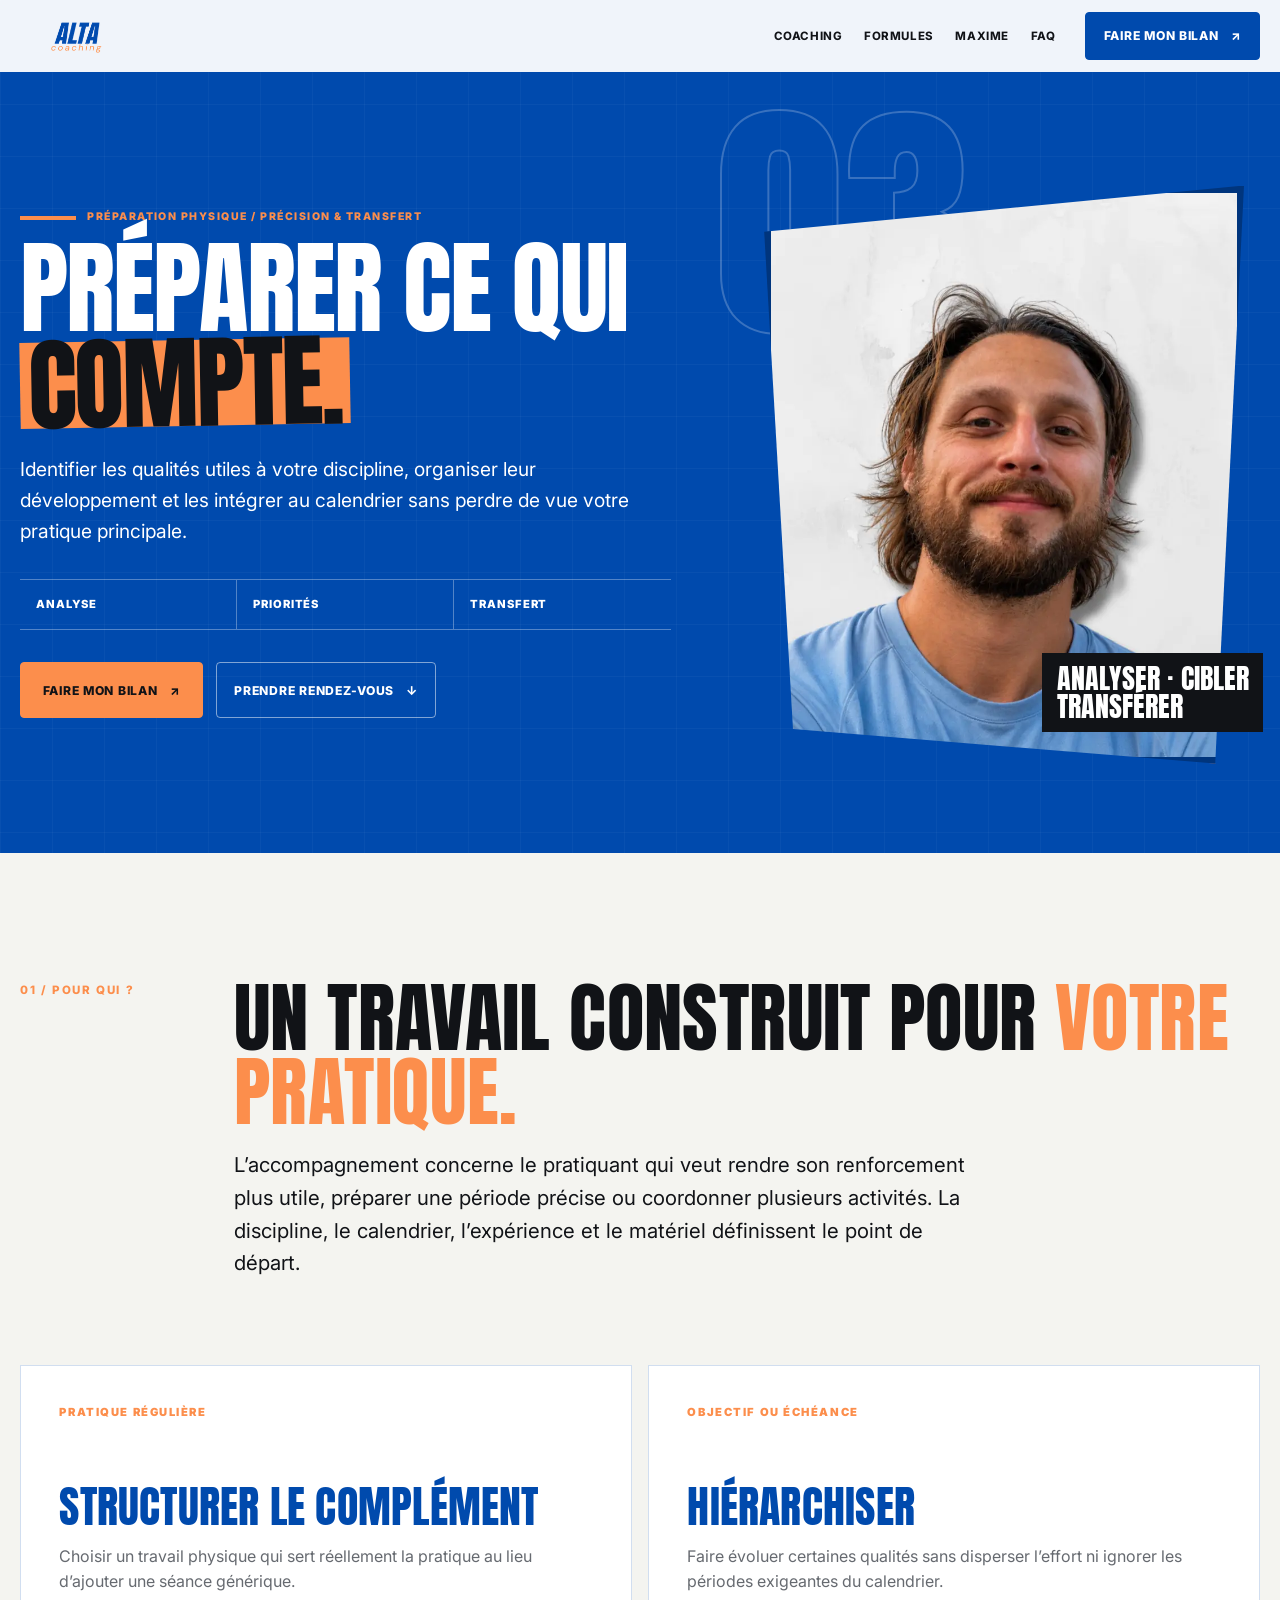
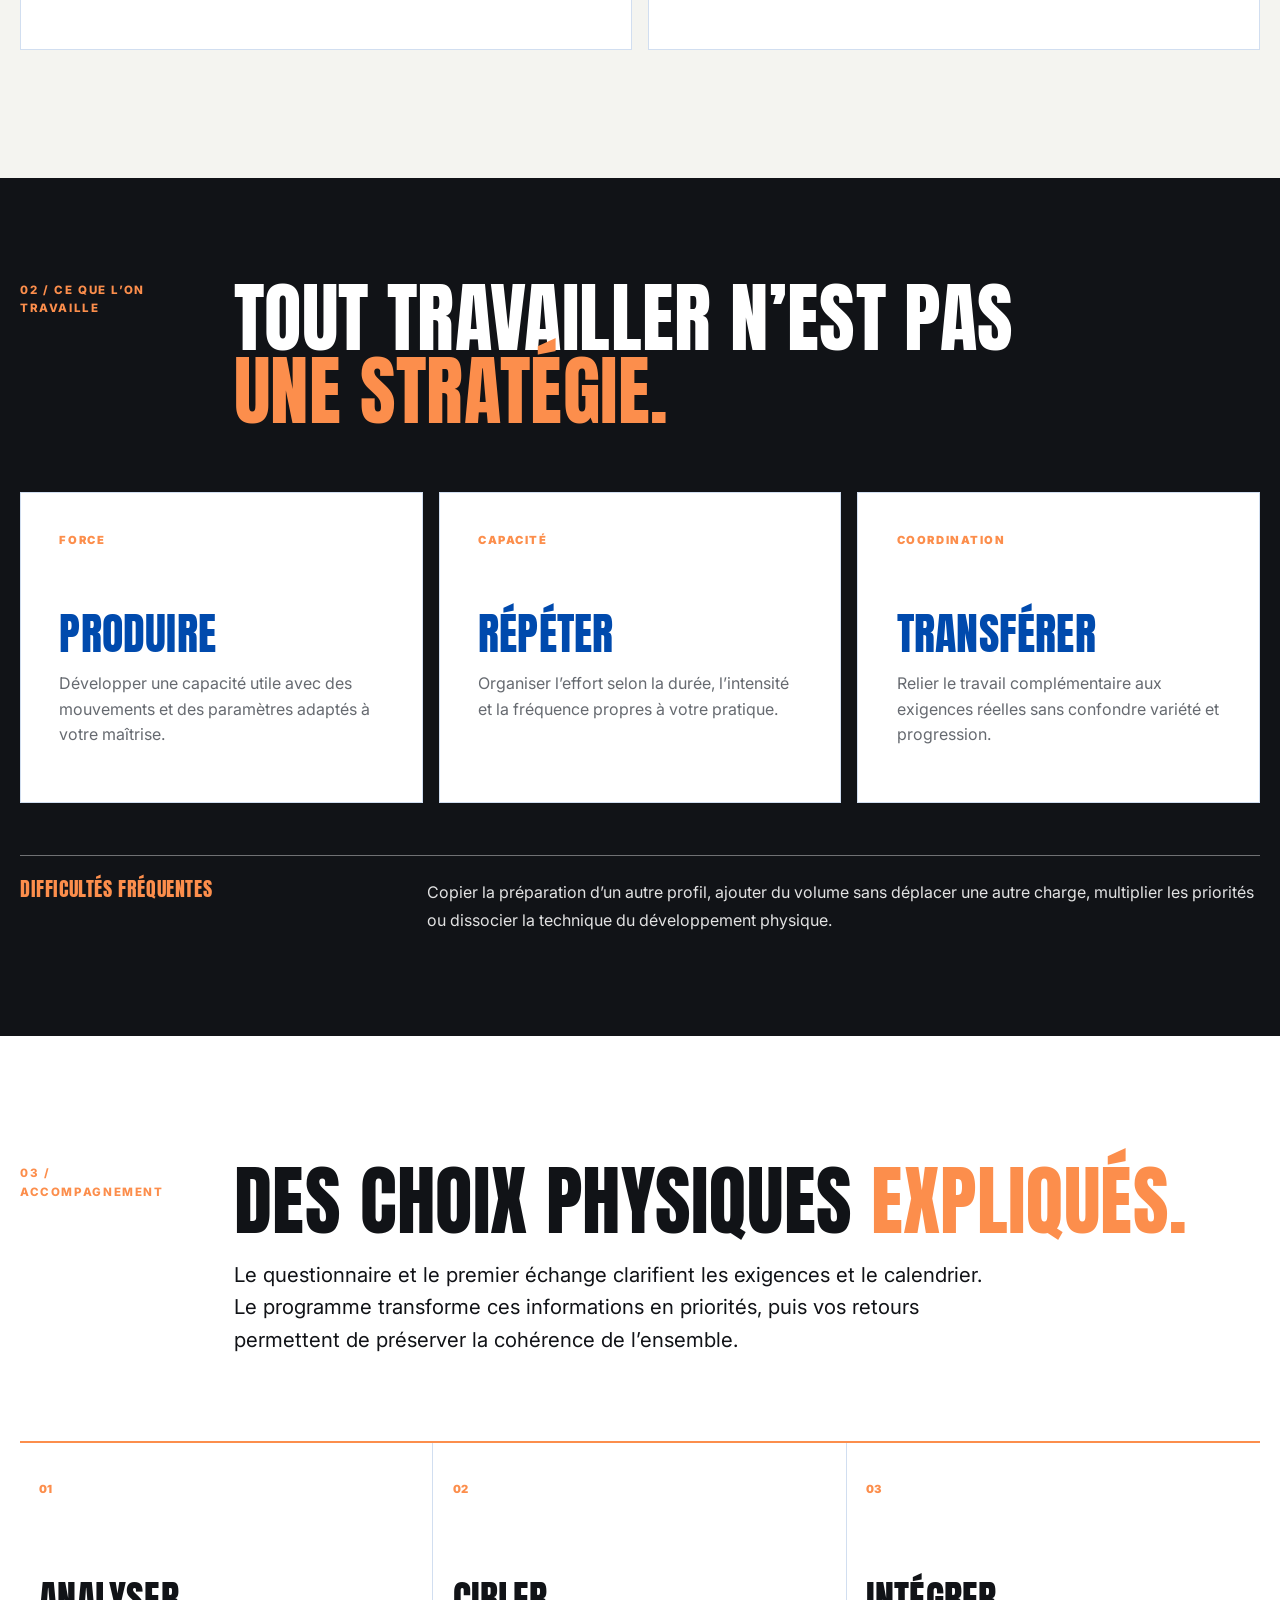
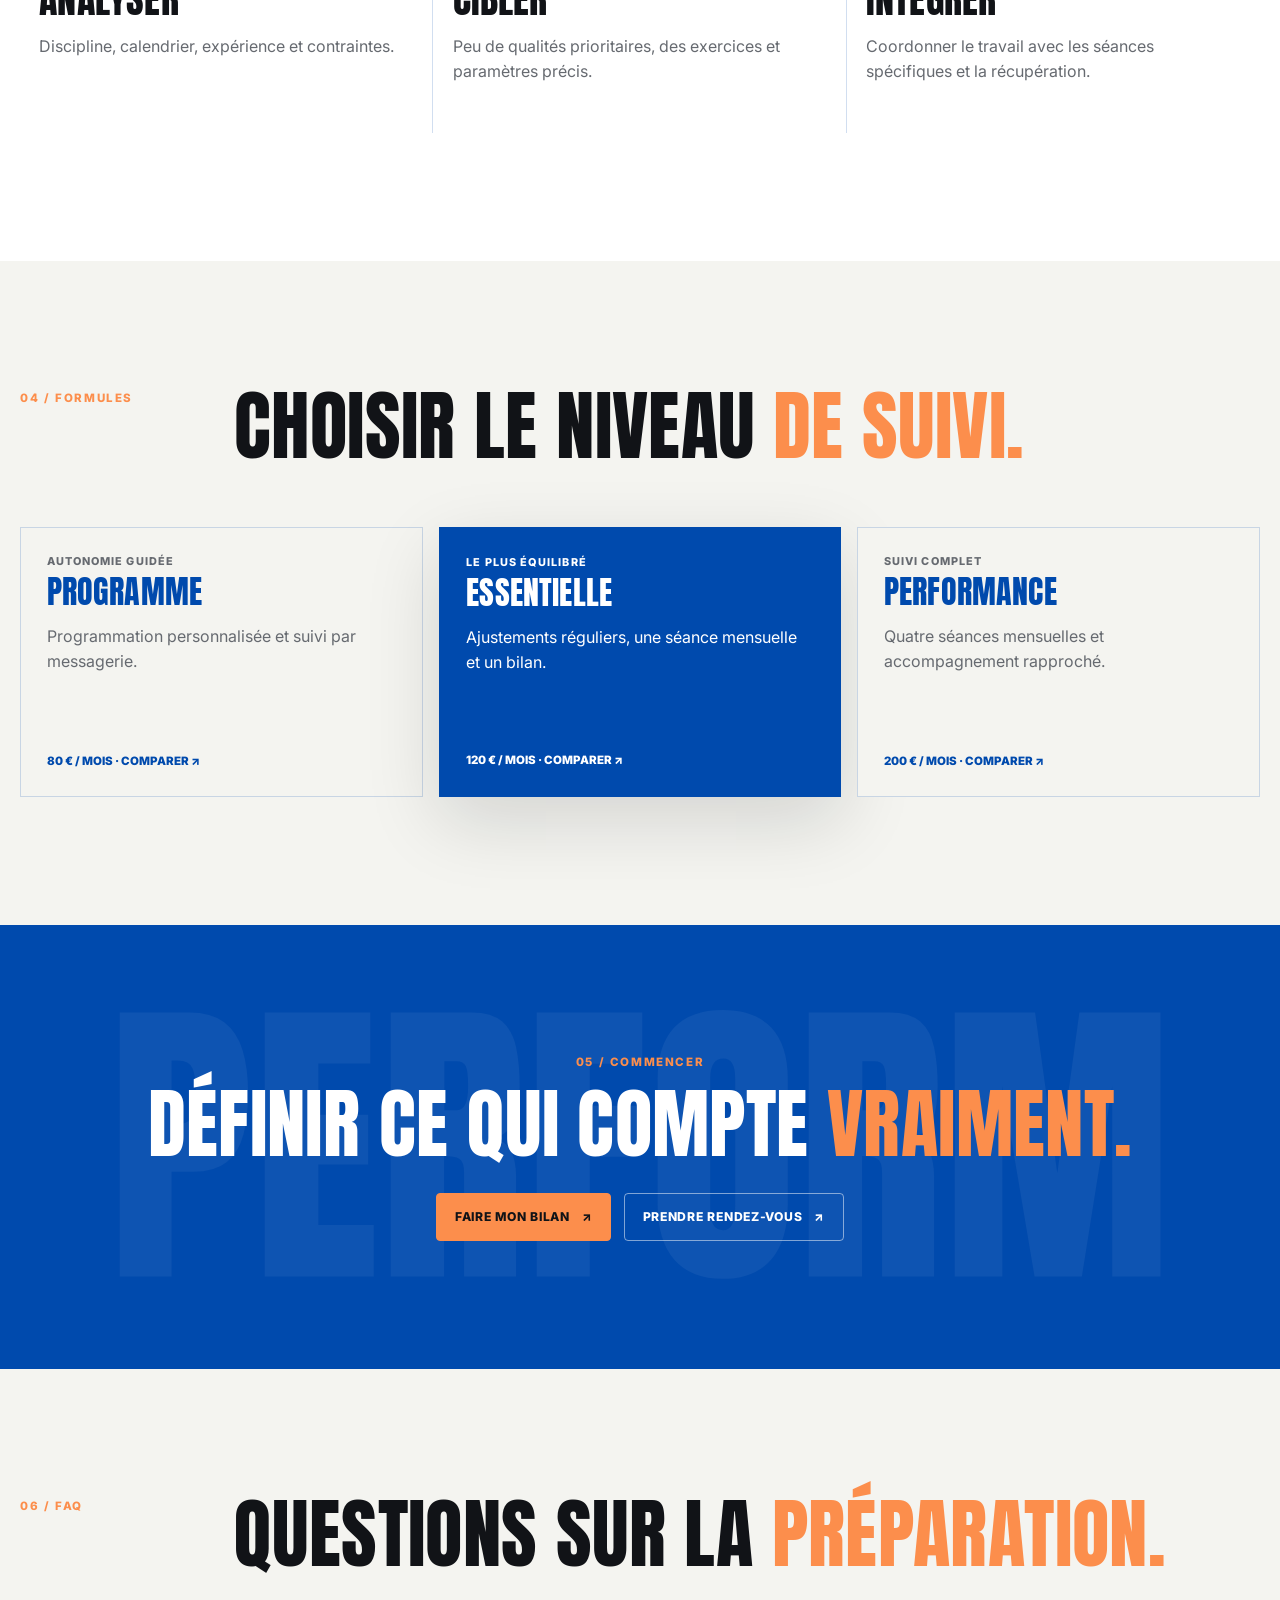
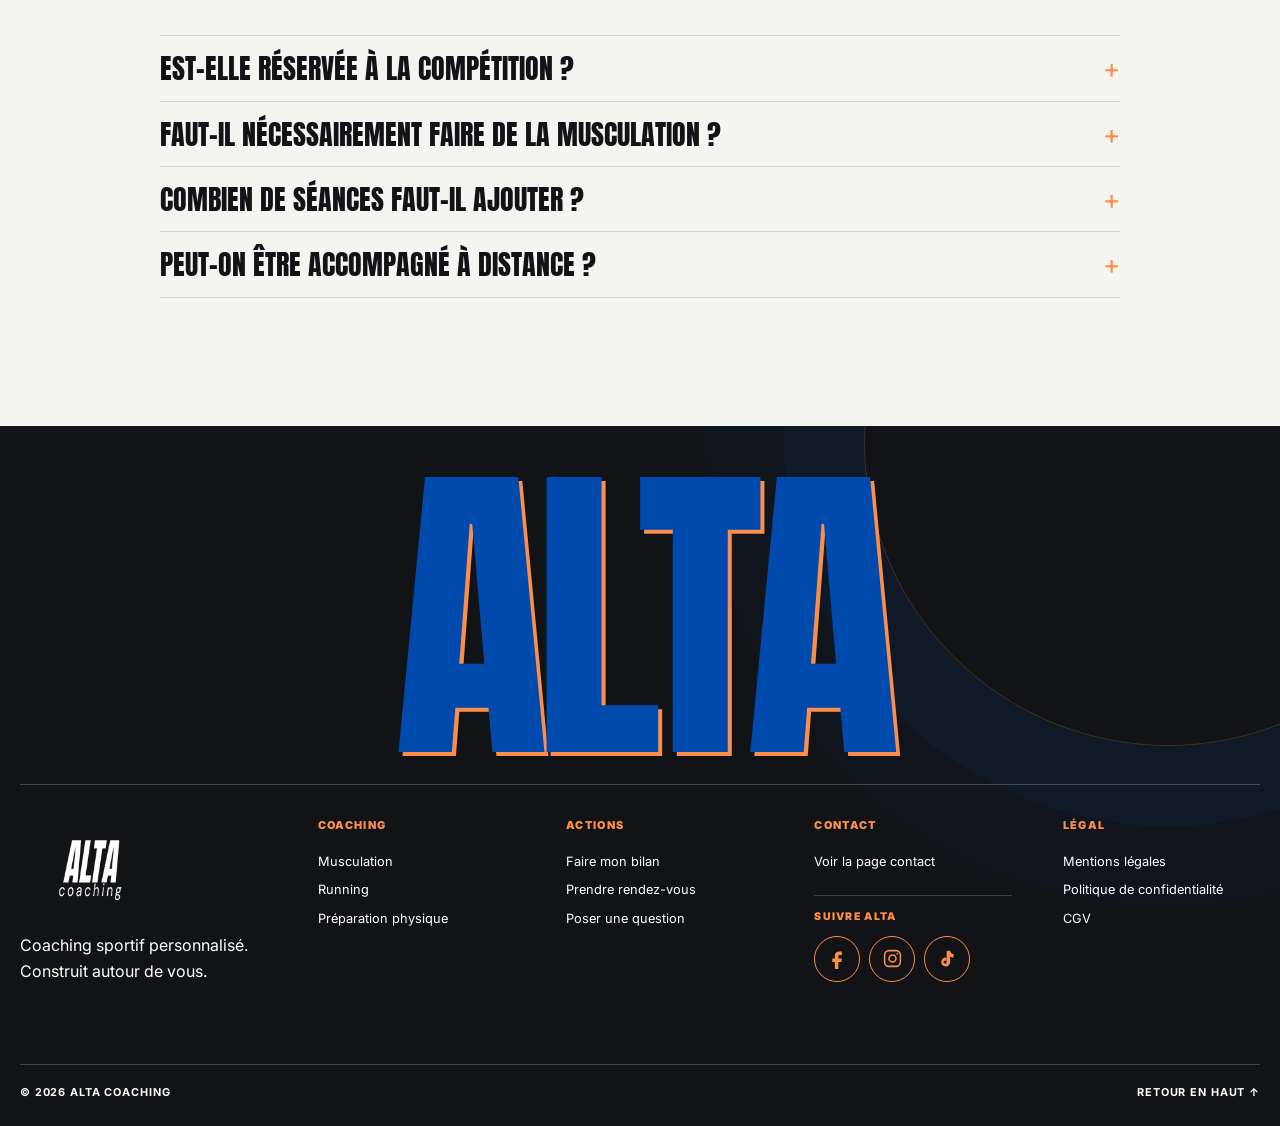
<file: preparation-physique/index.html>
<!doctype html>
<html lang="fr">
<head>
  <meta charset="utf-8"><meta name="viewport" content="width=device-width,initial-scale=1"><meta name="theme-color" content="#004aad">
  <title>Préparation physique personnalisée | ALTA Coaching</title><meta name="description" content="Préparation physique sur mesure pour développer force, puissance, endurance et qualités utiles à votre sport et à vos objectifs."><meta name="robots" content="index,follow,max-image-preview:large,max-snippet:-1,max-video-preview:-1"><link rel="canonical" href="https://www.alta-coaching.fr/preparation-physique/">
  <meta property="og:title" content="Préparation physique personnalisée | ALTA Coaching"><meta property="og:description" content="Préparation physique sur mesure pour développer force, puissance, endurance et qualités utiles à votre sport et à vos objectifs."><meta property="og:type" content="website"><meta property="og:url" content="https://www.alta-coaching.fr/preparation-physique/"><meta property="og:image" content="https://www.alta-coaching.fr/assets/images/alta-social-share-1200x630.jpg">
  <meta property="og:image:width" content="1200">
  <meta property="og:image:height" content="630">
  <meta property="og:image:type" content="image/jpeg">
  <meta property="og:image:alt" content="ALTA Coaching — coaching sportif personnalisé en musculation, running et préparation physique"><meta property="og:site_name" content="ALTA Coaching"><meta property="og:locale" content="fr_FR"><meta name="twitter:card" content="summary_large_image">
  <meta name="twitter:title" content="Préparation physique personnalisée | ALTA Coaching">
  <meta name="twitter:description" content="Préparation physique sur mesure pour développer force, puissance, endurance et qualités utiles à votre sport et à vos objectifs.">
  <meta name="twitter:image" content="https://www.alta-coaching.fr/assets/images/alta-social-share-1200x630.jpg">
  <meta name="twitter:image:alt" content="ALTA Coaching — coaching sportif personnalisé">
  <link rel="icon" type="image/png" sizes="48x48" href="/assets/images/alta-favicon-round-v6-48.png"><link rel="icon" type="image/png" sizes="32x32" href="/assets/images/alta-favicon-round-v6-32.png"><link rel="icon" type="image/png" sizes="16x16" href="/assets/images/alta-favicon-round-v6-16.png"><link rel="shortcut icon" href="/favicon.ico"><link rel="apple-touch-icon" sizes="180x180" href="/assets/images/alta-apple-touch-v6.png"><link rel="stylesheet" href="../css/style.css?v=15">
  <script type="application/ld+json">{"@context":"https://schema.org","@graph":[{"@type":"Service","name":"Préparation physique personnalisée","serviceType":"Préparation physique","description":"Préparation physique sur mesure pour développer force, puissance, endurance et qualités utiles à votre sport et à vos objectifs.","provider":{"@type":"Organization","name":"ALTA Coaching","url":"https://www.alta-coaching.fr/"},"url":"https://www.alta-coaching.fr/preparation-physique/"},{"@type":"BreadcrumbList","itemListElement":[{"@type":"ListItem","position":1,"name":"Accueil","item":"https://www.alta-coaching.fr/"},{"@type":"ListItem","position":2,"name":"Préparation physique","item":"https://www.alta-coaching.fr/preparation-physique/"}]}]}</script>
</head>
<body class="service-page service-prep-page service-v34">
  <a class="skip-link" href="#contenu">Aller au contenu</a>
  <header class="site-header is-scrolled is-secondary" id="top"><nav class="nav container" aria-label="Navigation principale"><a class="brand" href="../" aria-label="ALTA Coaching - accueil"><img src="../assets/images/logo-alta-transparent.png" width="220" height="100" alt="ALTA Coaching"></a><button class="menu-toggle" type="button" aria-expanded="false" aria-controls="main-menu"><span></span><span></span><span></span><span class="sr-only">Ouvrir le menu</span></button><div class="nav-links" id="main-menu"><a href="../#coaching">Coaching</a><a href="../#formules">Formules</a><a href="../a-propos/">Maxime</a><a href="#faq">FAQ</a><button class="button button-primary nav-cta" type="button" data-tally-popup>Faire mon bilan <span aria-hidden="true">↗</span></button></div></nav></header>
  <main id="contenu">
    <section class="service-hero"><div class="container service-hero-grid"><div class="service-hero-copy reveal"><p class="service-code">PRÉPARATION PHYSIQUE / PRÉCISION & TRANSFERT</p><h1>PRÉPARER CE QUI <em>COMPTE.</em></h1><p class="service-hero-lead">Identifier les qualités utiles à votre discipline, organiser leur développement et les intégrer au calendrier sans perdre de vue votre pratique principale.</p><div class="service-metrics" aria-label="Principes"><p>Analyse</p><p>Priorités</p><p>Transfert</p></div><div class="actions"><button class="button button-accent button-hero" type="button" data-tally-popup data-formula="Préparation physique">Faire mon bilan <span aria-hidden="true">↗</span></button><a class="button button-dark-outline" href="../#reservation">Prendre rendez-vous <span aria-hidden="true">↓</span></a></div></div><div class="service-hero-art reveal" data-tilt><span class="service-hero-number" aria-hidden="true">03</span><div class="service-portrait"><img src="../assets/images/maxime-alta.webp" width="1000" height="1000" alt="Maxime Le Vilain, coach sportif ALTA Coaching"></div><span class="service-hero-mark">ANALYSER · CIBLER<br>TRANSFÉRER</span></div></div></section>

    <section class="service-section section section-surface"><div class="container service-section-heading reveal"><p class="eyebrow">01 / POUR QUI ?</p><div><h2>UN TRAVAIL CONSTRUIT POUR <em>VOTRE PRATIQUE.</em></h2><p class="service-intro">L’accompagnement concerne le pratiquant qui veut rendre son renforcement plus utile, préparer une période précise ou coordonner plusieurs activités. La discipline, le calendrier, l’expérience et le matériel définissent le point de départ.</p></div></div><div class="container service-grid reveal"><article class="service-card" data-index="PRATIQUE RÉGULIÈRE"><h3>STRUCTURER LE COMPLÉMENT</h3><p>Choisir un travail physique qui sert réellement la pratique au lieu d’ajouter une séance générique.</p></article><article class="service-card" data-index="OBJECTIF OU ÉCHÉANCE"><h3>HIÉRARCHISER</h3><p>Faire évoluer certaines qualités sans disperser l’effort ni ignorer les périodes exigeantes du calendrier.</p></article></div></section>

    <section class="service-band section"><div class="container service-section-heading reveal"><p class="eyebrow eyebrow-light">02 / CE QUE L’ON TRAVAILLE</p><div><h2>TOUT TRAVAILLER N’EST PAS<br><em>UNE STRATÉGIE.</em></h2></div></div><div class="container service-grid service-grid--three reveal"><article class="service-card" data-index="FORCE"><h3>PRODUIRE</h3><p>Développer une capacité utile avec des mouvements et des paramètres adaptés à votre maîtrise.</p></article><article class="service-card" data-index="CAPACITÉ"><h3>RÉPÉTER</h3><p>Organiser l’effort selon la durée, l’intensité et la fréquence propres à votre pratique.</p></article><article class="service-card" data-index="COORDINATION"><h3>TRANSFÉRER</h3><p>Relier le travail complémentaire aux exigences réelles sans confondre variété et progression.</p></article></div><div class="container service-note reveal"><strong>DIFFICULTÉS FRÉQUENTES</strong><p>Copier la préparation d’un autre profil, ajouter du volume sans déplacer une autre charge, multiplier les priorités ou dissocier la technique du développement physique.</p></div></section>

    <section class="service-section section"><div class="container service-section-heading reveal"><p class="eyebrow">03 / ACCOMPAGNEMENT</p><div><h2>DES CHOIX PHYSIQUES <em>EXPLIQUÉS.</em></h2><p class="service-intro">Le questionnaire et le premier échange clarifient les exigences et le calendrier. Le programme transforme ces informations en priorités, puis vos retours permettent de préserver la cohérence de l’ensemble.</p></div></div><ol class="container progression-lane progression-lane--three reveal"><li><h3>ANALYSER</h3><p>Discipline, calendrier, expérience et contraintes.</p></li><li><h3>CIBLER</h3><p>Peu de qualités prioritaires, des exercices et paramètres précis.</p></li><li><h3>INTÉGRER</h3><p>Coordonner le travail avec les séances spécifiques et la récupération.</p></li></ol></section>

    <section class="service-section section section-surface"><div class="container service-section-heading reveal"><p class="eyebrow">04 / FORMULES</p><div><h2>CHOISIR LE NIVEAU <em>DE SUIVI.</em></h2></div></div><div class="container service-offers reveal"><article class="service-offer"><p class="plan-kicker">AUTONOMIE GUIDÉE</p><h3>PROGRAMME</h3><p>Programmation personnalisée et suivi par messagerie.</p><a href="../#formules">80 € / mois · Comparer ↗</a></article><article class="service-offer service-offer--featured"><p class="plan-kicker">LE PLUS ÉQUILIBRÉ</p><h3>ESSENTIELLE</h3><p>Ajustements réguliers, une séance mensuelle et un bilan.</p><a href="../#formules">120 € / mois · Comparer ↗</a></article><article class="service-offer"><p class="plan-kicker">SUIVI COMPLET</p><h3>PERFORMANCE</h3><p>Quatre séances mensuelles et accompagnement rapproché.</p><a href="../#formules">200 € / mois · Comparer ↗</a></article></div></section>

    <section class="service-cta section" data-word="PERFORM"><div class="container reveal"><p class="eyebrow eyebrow-light">05 / COMMENCER</p><h2>DÉFINIR CE QUI COMPTE <em>VRAIMENT.</em></h2><div class="actions"><button class="button button-accent" type="button" data-tally-popup data-formula="Préparation physique">Faire mon bilan <span aria-hidden="true">↗</span></button><a class="button button-dark-outline" href="../#reservation">Prendre rendez-vous <span aria-hidden="true">↗</span></a></div></div></section>

    <section class="service-faq section" id="faq"><div class="container service-section-heading reveal"><p class="eyebrow">06 / FAQ</p><div><h2>QUESTIONS SUR LA <em>PRÉPARATION.</em></h2></div></div><div class="container faq-list reveal"><details><summary>Est-elle réservée à la compétition ?</summary><p>Non. Elle peut aussi aider un pratiquant régulier à mieux organiser le travail complémentaire à sa discipline.</p></details><details><summary>Faut-il nécessairement faire de la musculation ?</summary><p>La musculation peut être un outil important, mais son contenu et sa place dépendent de l’objectif défini.</p></details><details><summary>Combien de séances faut-il ajouter ?</summary><p>Le nombre dépend de la pratique principale, des disponibilités et de la récupération. Il n’est pas fixé indépendamment du reste.</p></details><details><summary>Peut-on être accompagné à distance ?</summary><p>Oui, si le matériel, les exercices et le niveau de suivi sont définis avec suffisamment de précision.</p></details></div></section>
  </main>
  <footer class="footer footer-v34"><div class="footer-signature" aria-hidden="true">ALTA</div><div class="container footer-grid-v34"><div class="footer-brand"><img src="../assets/images/logo-alta-transparent.png" width="220" height="100" loading="lazy" decoding="async" alt="ALTA Coaching"><p>Coaching sportif personnalisé.<br>Construit autour de vous.</p></div><nav aria-label="Coaching"><p>COACHING</p><a href="../musculation/">Musculation</a><a href="../running/">Running</a><a href="../preparation-physique/" aria-current="page">Préparation physique</a></nav><nav aria-label="Actions"><p>ACTIONS</p><button type="button" data-tally-popup>Faire mon bilan</button><a href="../#reservation">Prendre rendez-vous</a><button type="button" data-question-popup data-source="footer-question">Poser une question</button></nav><nav aria-label="Contact et réseaux"><p>CONTACT</p><a href="../contact/">Voir la page contact</a><div class="footer-social"><p class="footer-social-title">SUIVRE ALTA</p><div class="footer-social-icons"><a href="https://www.facebook.com/profile.php?id=61591944164231" target="_blank" rel="noopener noreferrer" aria-label="Suivre ALTA Coaching sur Facebook"><svg viewBox="0 0 24 24" aria-hidden="true"><path d="M14 8h3V4h-3c-3.3 0-5 2-5 5v3H6v4h3v8h4v-8h3.5l.5-4h-4V9c0-.7.3-1 1-1Z"/></svg></a><a href="https://www.instagram.com/maxime.altacoaching/" target="_blank" rel="noopener noreferrer" aria-label="Suivre ALTA Coaching sur Instagram"><svg viewBox="0 0 24 24" aria-hidden="true"><rect x="3" y="3" width="18" height="18" rx="5"/><circle cx="12" cy="12" r="4"/><circle cx="17.5" cy="6.5" r="1" class="icon-dot"/></svg></a><a href="https://www.tiktok.com/@maxime.altacoaching" target="_blank" rel="noopener noreferrer" aria-label="Suivre ALTA Coaching sur TikTok"><svg viewBox="0 0 24 24" aria-hidden="true"><path d="M15 3c.4 2.2 1.7 3.6 4 4v4c-1.5 0-2.8-.4-4-1.2v6.1A5.1 5.1 0 1 1 10.6 11v4a1.7 1.7 0 1 0 .4 1.1V3h4Z"/></svg></a></div></div></nav><nav aria-label="Informations légales"><p>LÉGAL</p><a href="../mentions-legales/">Mentions légales</a><a href="../politique-confidentialite/">Politique de confidentialité</a><a href="../assets/documents/cgv-alta-coaching.pdf" download>CGV</a></nav></div><div class="container footer-bottom"><span>© <span id="year"></span> ALTA COACHING</span><a href="#top">RETOUR EN HAUT ↑</a></div></footer>
  <button class="mobile-cta" type="button" data-tally-popup>Faire mon bilan ↗</button><script src="../js/script.js?v=14" defer></script>
</body>
</html>
</file>
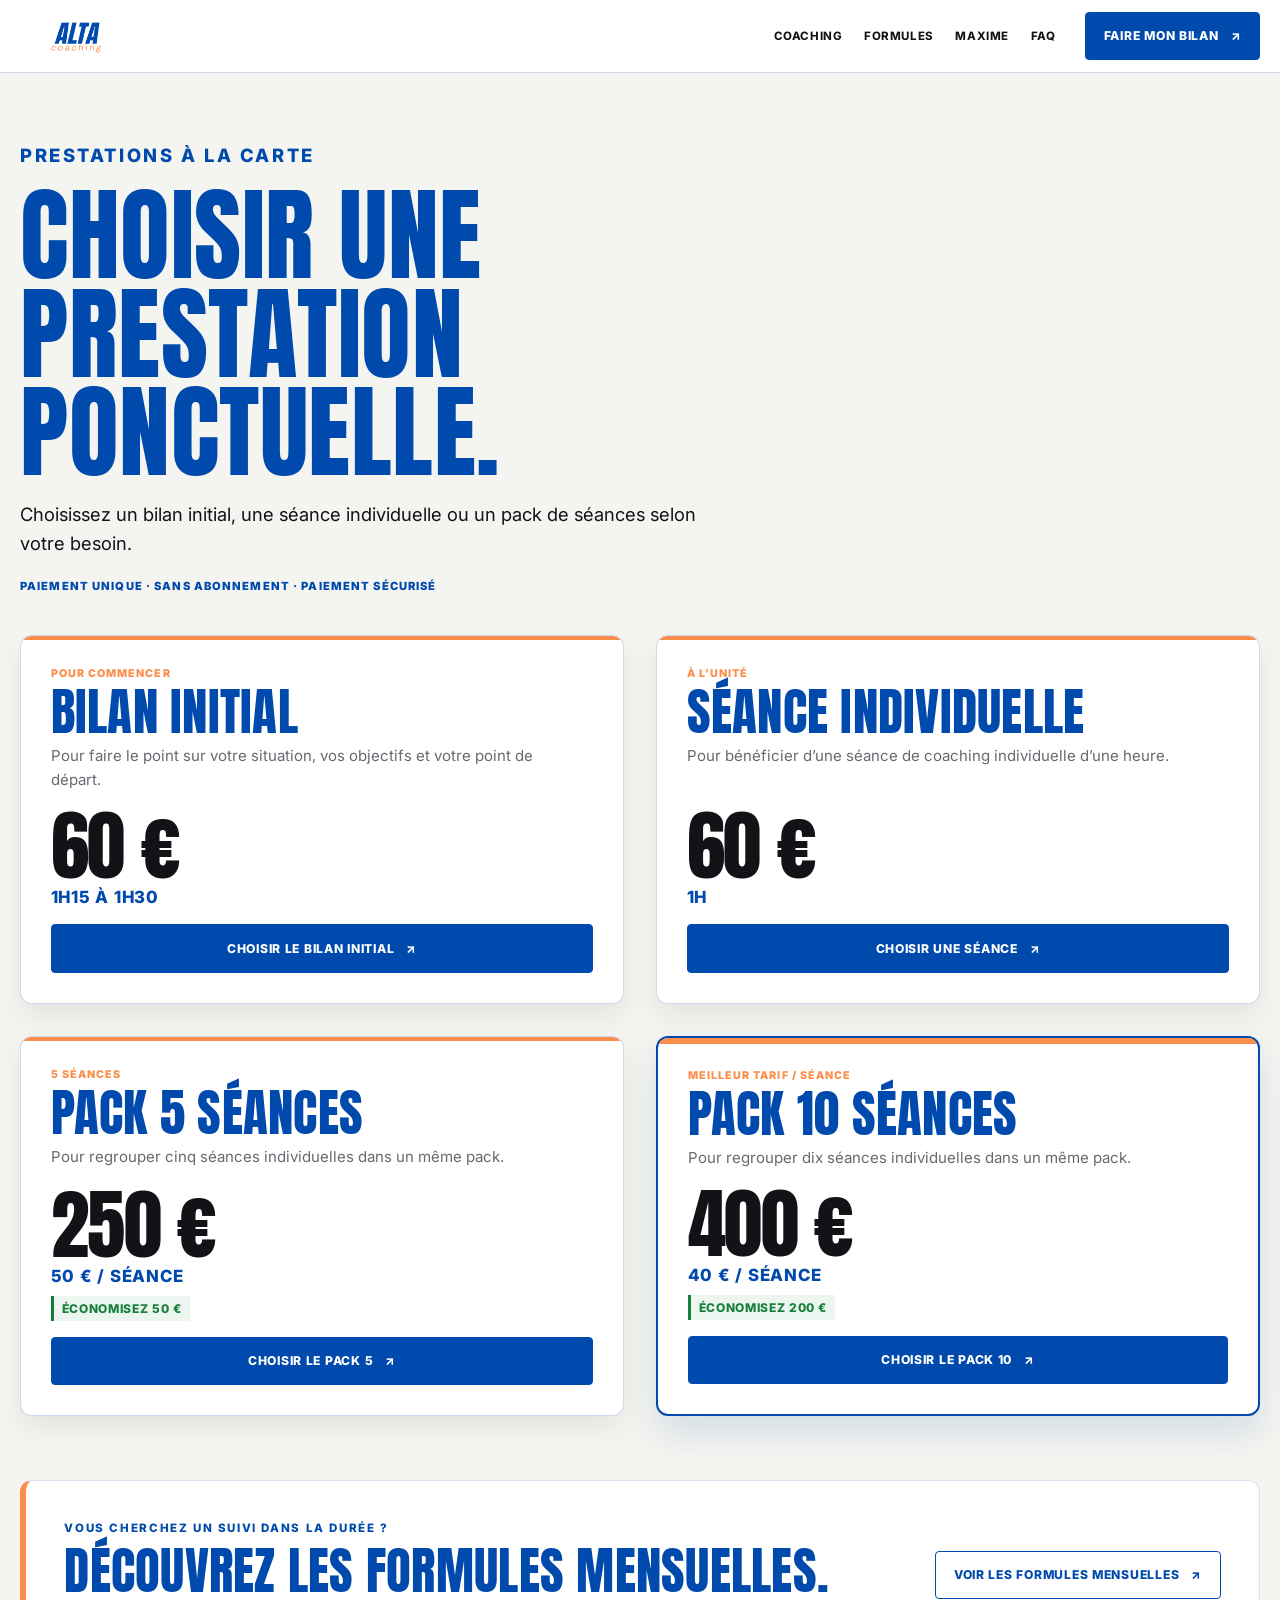
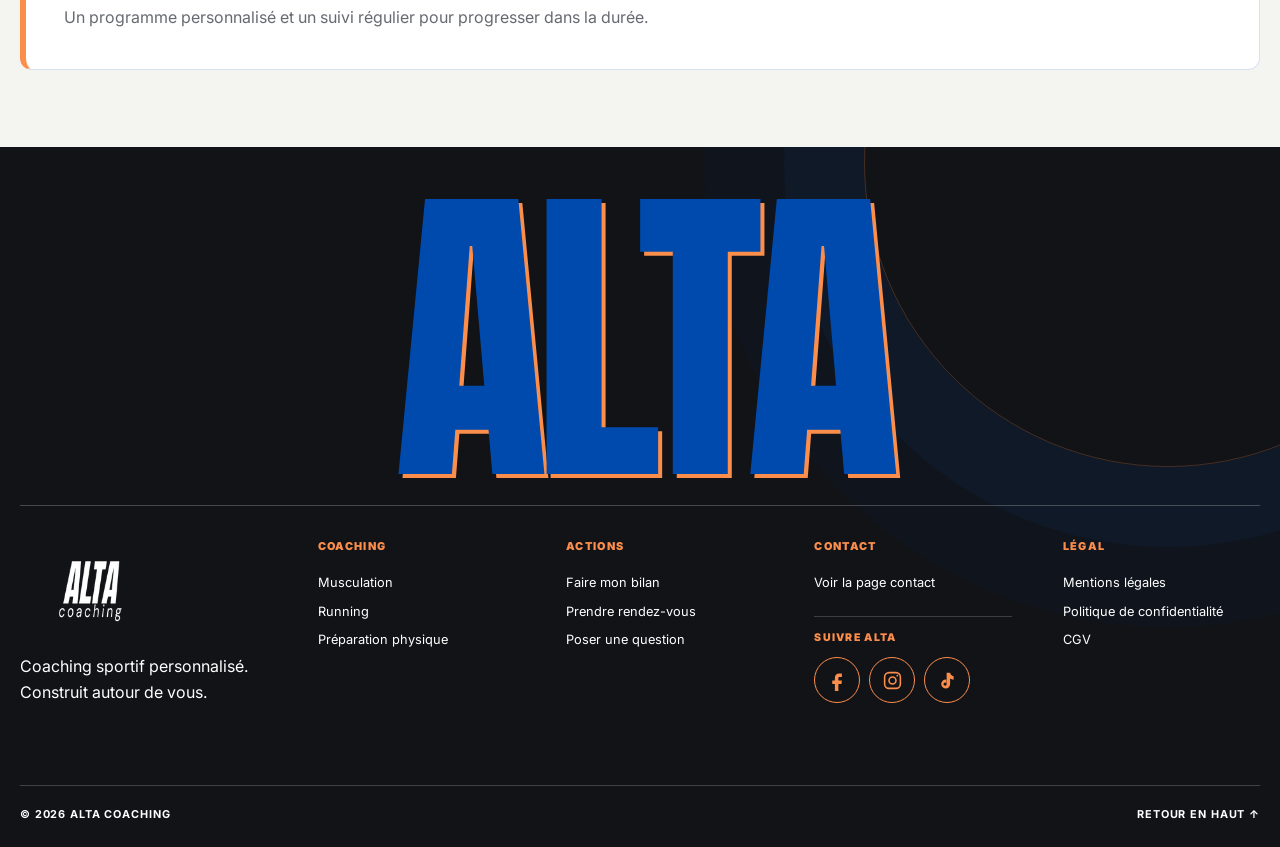
<file: prestations-a-la-carte/index.html>
<!doctype html>
<html lang="fr">
<head>
  <meta charset="utf-8"><meta name="viewport" content="width=device-width,initial-scale=1"><meta name="theme-color" content="#004aad">
  <title>Prestations sportives à la carte | ALTA Coaching</title>
  <meta name="description" content="Bilan initial, séance individuelle et packs de coaching sportif à la carte : choisissez la prestation ALTA Coaching adaptée à votre besoin ponctuel.">
  <meta name="robots" content="index,follow,max-image-preview:large,max-snippet:-1,max-video-preview:-1">
  <link rel="canonical" href="https://www.alta-coaching.fr/prestations-a-la-carte/">
  <meta property="og:title" content="Prestations sportives à la carte | ALTA Coaching"><meta property="og:description" content="Bilan initial, séance individuelle et packs de coaching sportif à la carte : choisissez la prestation ALTA Coaching adaptée à votre besoin ponctuel."><meta property="og:type" content="website"><meta property="og:url" content="https://www.alta-coaching.fr/prestations-a-la-carte/"><meta property="og:image" content="https://www.alta-coaching.fr/assets/images/alta-social-share-1200x630.jpg">
  <meta property="og:image:width" content="1200">
  <meta property="og:image:height" content="630">
  <meta property="og:image:type" content="image/jpeg">
  <meta property="og:image:alt" content="ALTA Coaching — coaching sportif personnalisé en musculation, running et préparation physique"><meta property="og:site_name" content="ALTA Coaching"><meta property="og:locale" content="fr_FR"><meta name="twitter:card" content="summary_large_image">
  <meta name="twitter:title" content="Prestations sportives à la carte | ALTA Coaching">
  <meta name="twitter:description" content="Bilan initial, séance individuelle et packs de coaching sportif à la carte : choisissez la prestation ALTA Coaching adaptée à votre besoin ponctuel.">
  <meta name="twitter:image" content="https://www.alta-coaching.fr/assets/images/alta-social-share-1200x630.jpg">
  <meta name="twitter:image:alt" content="ALTA Coaching — coaching sportif personnalisé">
  <link rel="icon" type="image/png" sizes="48x48" href="/assets/images/alta-favicon-round-v6-48.png"><link rel="icon" type="image/png" sizes="32x32" href="/assets/images/alta-favicon-round-v6-32.png"><link rel="icon" type="image/png" sizes="16x16" href="/assets/images/alta-favicon-round-v6-16.png"><link rel="shortcut icon" href="/favicon.ico"><link rel="apple-touch-icon" sizes="180x180" href="/assets/images/alta-apple-touch-v6.png"><link rel="stylesheet" href="../css/style.css?v=20">
  <script type="application/ld+json">{"@context":"https://schema.org","@type":"BreadcrumbList","itemListElement":[{"@type":"ListItem","position":1,"name":"Accueil","item":"https://www.alta-coaching.fr/"},{"@type":"ListItem","position":2,"name":"Prestations à la carte","item":"https://www.alta-coaching.fr/prestations-a-la-carte/"}]}</script>
</head>
<body class="oneoff-page">
  <a class="skip-link" href="#contenu">Aller au contenu</a>
  <header class="site-header is-scrolled is-secondary" id="top"><nav class="nav container" aria-label="Navigation principale"><a class="brand" href="../" aria-label="ALTA Coaching - accueil"><img src="../assets/images/logo-alta-transparent.png" width="220" height="100" alt="ALTA Coaching"></a><button type="button" class="menu-toggle" aria-expanded="false" aria-controls="main-menu"><span></span><span></span><span></span><span class="sr-only">Ouvrir le menu</span></button><div class="nav-links" id="main-menu"><a href="../#coaching">Coaching</a><a href="../#formules">Formules</a><a href="../a-propos/">Maxime</a><a href="../#faq">FAQ</a><button class="button button-primary nav-cta" type="button" data-tally-popup>Faire mon bilan <span aria-hidden="true">↗</span></button></div></nav></header>
  <main id="contenu">
    <section class="page-hero oneoff-hero section-surface"><div class="container"><p class="eyebrow">PRESTATIONS À LA CARTE</p><h1>CHOISIR UNE PRESTATION PONCTUELLE.</h1><p>Choisissez un bilan initial, une séance individuelle ou un pack de séances selon votre besoin.</p><p class="oneoff-reassurance">PAIEMENT UNIQUE · SANS ABONNEMENT · PAIEMENT SÉCURISÉ</p></div></section>
    <section class="oneoff-section section" aria-label="Prestations disponibles">
      <div class="container">
        <div class="oneoff-grid">
          <article class="oneoff-card">
            <p class="oneoff-label">POUR COMMENCER</p>
            <h2>BILAN INITIAL</h2>
            <p class="oneoff-description">Pour faire le point sur votre situation, vos objectifs et votre point de départ.</p>
            <div class="oneoff-meta"><strong class="oneoff-price">60 €</strong><span class="oneoff-unit">1H15 À 1H30</span></div>
            <a class="button button-primary oneoff-cta" href="../paiement/?offre=bilan">CHOISIR LE BILAN INITIAL <span aria-hidden="true">↗</span></a>
          </article>
          <article class="oneoff-card">
            <p class="oneoff-label">À L’UNITÉ</p>
            <h2>SÉANCE INDIVIDUELLE</h2>
            <p class="oneoff-description">Pour bénéficier d’une séance de coaching individuelle d’une heure.</p>
            <div class="oneoff-meta"><strong class="oneoff-price">60 €</strong><span class="oneoff-unit">1H</span></div>
            <a class="button button-primary oneoff-cta" href="../paiement/?offre=seance">CHOISIR UNE SÉANCE <span aria-hidden="true">↗</span></a>
          </article>
          <article class="oneoff-card">
            <p class="oneoff-label">5 SÉANCES</p>
            <h2>PACK 5 SÉANCES</h2>
            <p class="oneoff-description">Pour regrouper cinq séances individuelles dans un même pack.</p>
            <div class="oneoff-meta"><strong class="oneoff-price">250 €</strong><span class="oneoff-unit">50 € / SÉANCE</span><span class="oneoff-saving">ÉCONOMISEZ 50 €</span></div>
            <a class="button button-primary oneoff-cta" href="../paiement/?offre=pack5">CHOISIR LE PACK 5 <span aria-hidden="true">↗</span></a>
          </article>
          <article class="oneoff-card oneoff-featured">
            <p class="oneoff-label">MEILLEUR TARIF / SÉANCE</p>
            <h2>PACK 10 SÉANCES</h2>
            <p class="oneoff-description">Pour regrouper dix séances individuelles dans un même pack.</p>
            <div class="oneoff-meta"><strong class="oneoff-price">400 €</strong><span class="oneoff-unit">40 € / SÉANCE</span><span class="oneoff-saving">ÉCONOMISEZ 200 €</span></div>
            <a class="button button-primary oneoff-cta" href="../paiement/?offre=pack10">CHOISIR LE PACK 10 <span aria-hidden="true">↗</span></a>
          </article>
        </div>

        <aside class="oneoff-exit">
          <div><p class="eyebrow">VOUS CHERCHEZ UN SUIVI DANS LA DURÉE ?</p><h2>DÉCOUVREZ LES FORMULES MENSUELLES.</h2><p>Un programme personnalisé et un suivi régulier pour progresser dans la durée.</p></div>
          <a class="button button-outline" href="../#formules">VOIR LES FORMULES MENSUELLES <span aria-hidden="true">↗</span></a>
        </aside>
      </div>
    </section>
  </main>
  <footer class="footer footer-v34"><div class="footer-signature" aria-hidden="true">ALTA</div><div class="container footer-grid-v34"><div class="footer-brand"><img src="../assets/images/logo-alta-transparent.png" width="220" height="100" loading="lazy" decoding="async" alt="ALTA Coaching"><p>Coaching sportif personnalisé.<br>Construit autour de vous.</p></div><nav aria-label="Coaching"><p>COACHING</p><a href="../musculation/">Musculation</a><a href="../running/">Running</a><a href="../preparation-physique/">Préparation physique</a></nav><nav aria-label="Actions"><p>ACTIONS</p><button type="button" data-tally-popup>Faire mon bilan</button><a href="../#reservation">Prendre rendez-vous</a><button type="button" data-question-popup data-source="footer-question">Poser une question</button></nav><nav aria-label="Contact et réseaux"><p>CONTACT</p><a href="../contact/">Voir la page contact</a><div class="footer-social"><p class="footer-social-title">SUIVRE ALTA</p><div class="footer-social-icons"><a href="https://www.facebook.com/profile.php?id=61591944164231" target="_blank" rel="noopener noreferrer" aria-label="Suivre ALTA Coaching sur Facebook"><svg viewBox="0 0 24 24" aria-hidden="true"><path d="M14 8h3V4h-3c-3.3 0-5 2-5 5v3H6v4h3v8h4v-8h3.5l.5-4h-4V9c0-.7.3-1 1-1Z"/></svg></a><a href="https://www.instagram.com/maxime.altacoaching/" target="_blank" rel="noopener noreferrer" aria-label="Suivre ALTA Coaching sur Instagram"><svg viewBox="0 0 24 24" aria-hidden="true"><rect x="3" y="3" width="18" height="18" rx="5"/><circle cx="12" cy="12" r="4"/><circle cx="17.5" cy="6.5" r="1" class="icon-dot"/></svg></a><a href="https://www.tiktok.com/@maxime.altacoaching" target="_blank" rel="noopener noreferrer" aria-label="Suivre ALTA Coaching sur TikTok"><svg viewBox="0 0 24 24" aria-hidden="true"><path d="M15 3c.4 2.2 1.7 3.6 4 4v4c-1.5 0-2.8-.4-4-1.2v6.1A5.1 5.1 0 1 1 10.6 11v4a1.7 1.7 0 1 0 .4 1.1V3h4Z"/></svg></a></div></div></nav><nav aria-label="Informations légales"><p>LÉGAL</p><a href="../mentions-legales/">Mentions légales</a><a href="../politique-confidentialite/">Politique de confidentialité</a><a href="../assets/documents/cgv-alta-coaching.pdf" download>CGV</a></nav></div><div class="container footer-bottom"><span>© <span id="year"></span> ALTA COACHING</span><a href="#top">RETOUR EN HAUT ↑</a></div></footer>
  <button class="mobile-cta" type="button" data-tally-popup>Faire mon bilan ↗</button><script src="../js/script.js?v=14" defer></script>
</body></html>
</file>
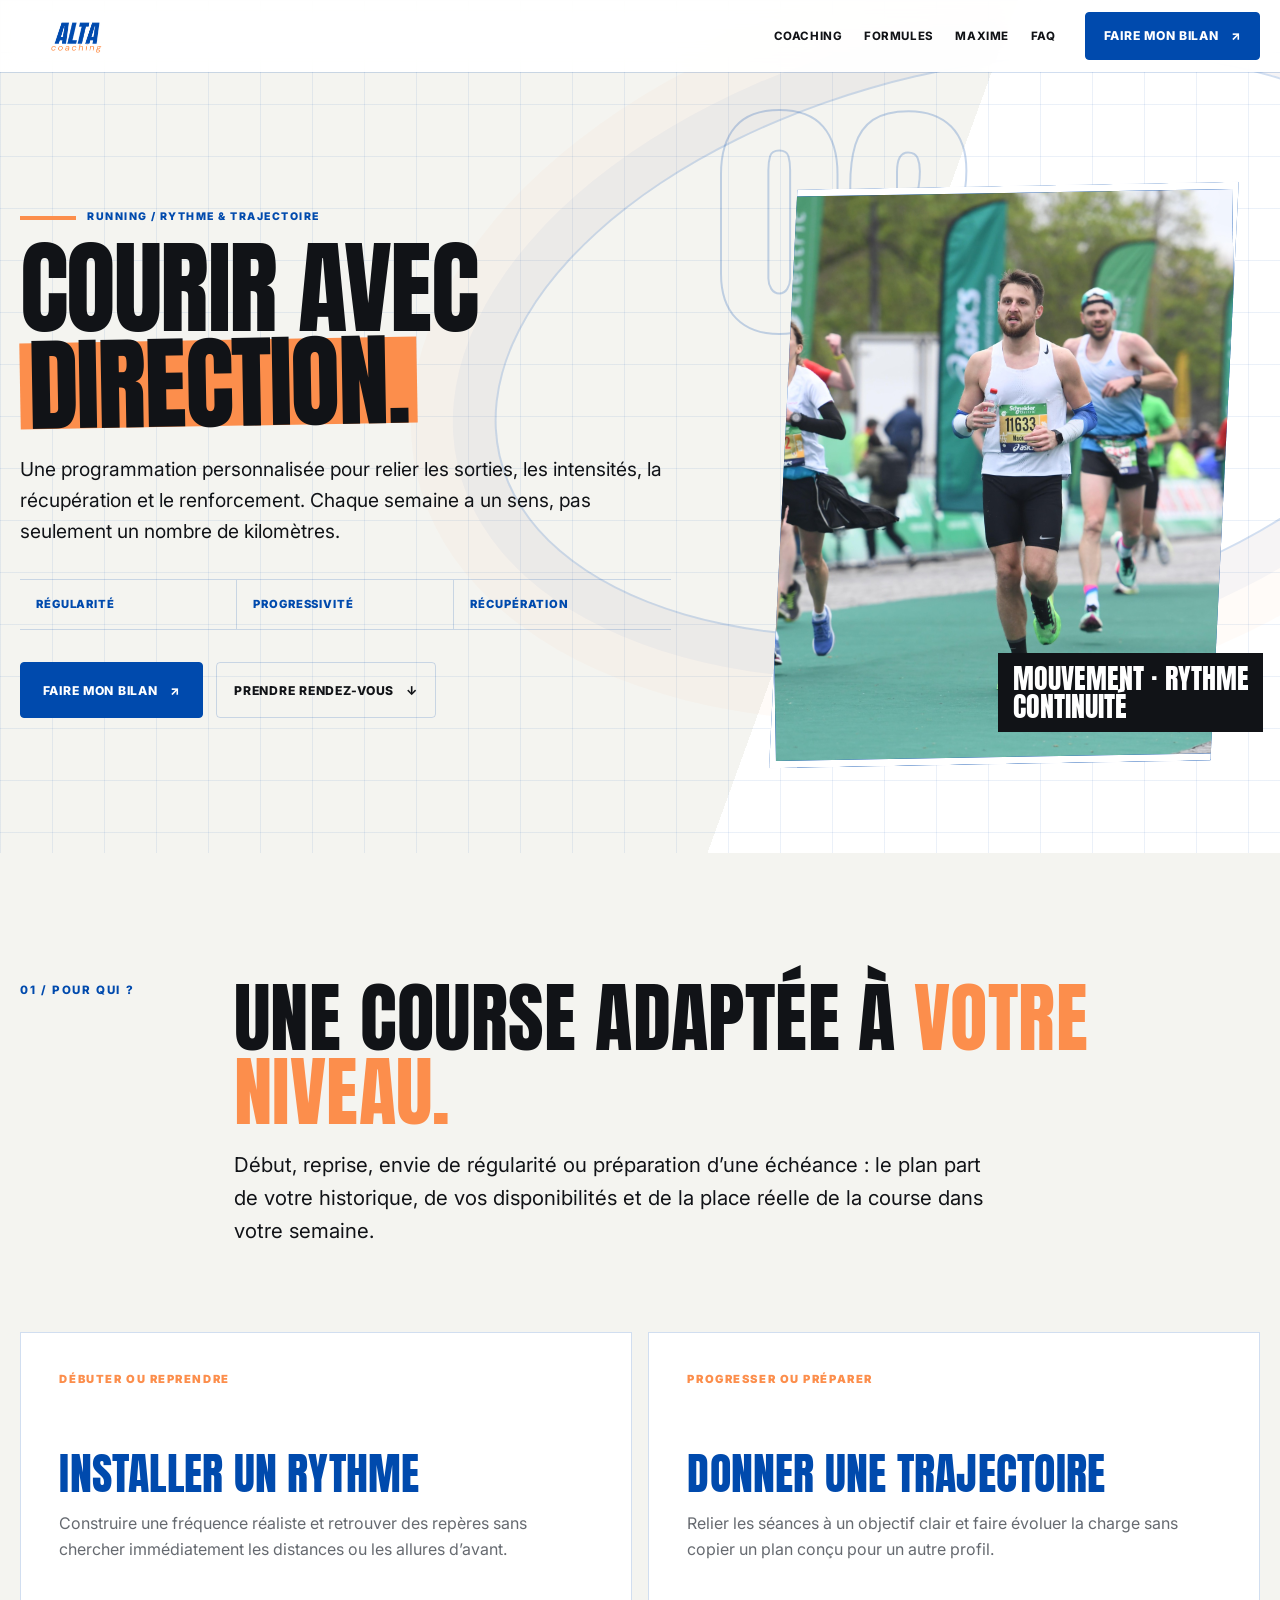
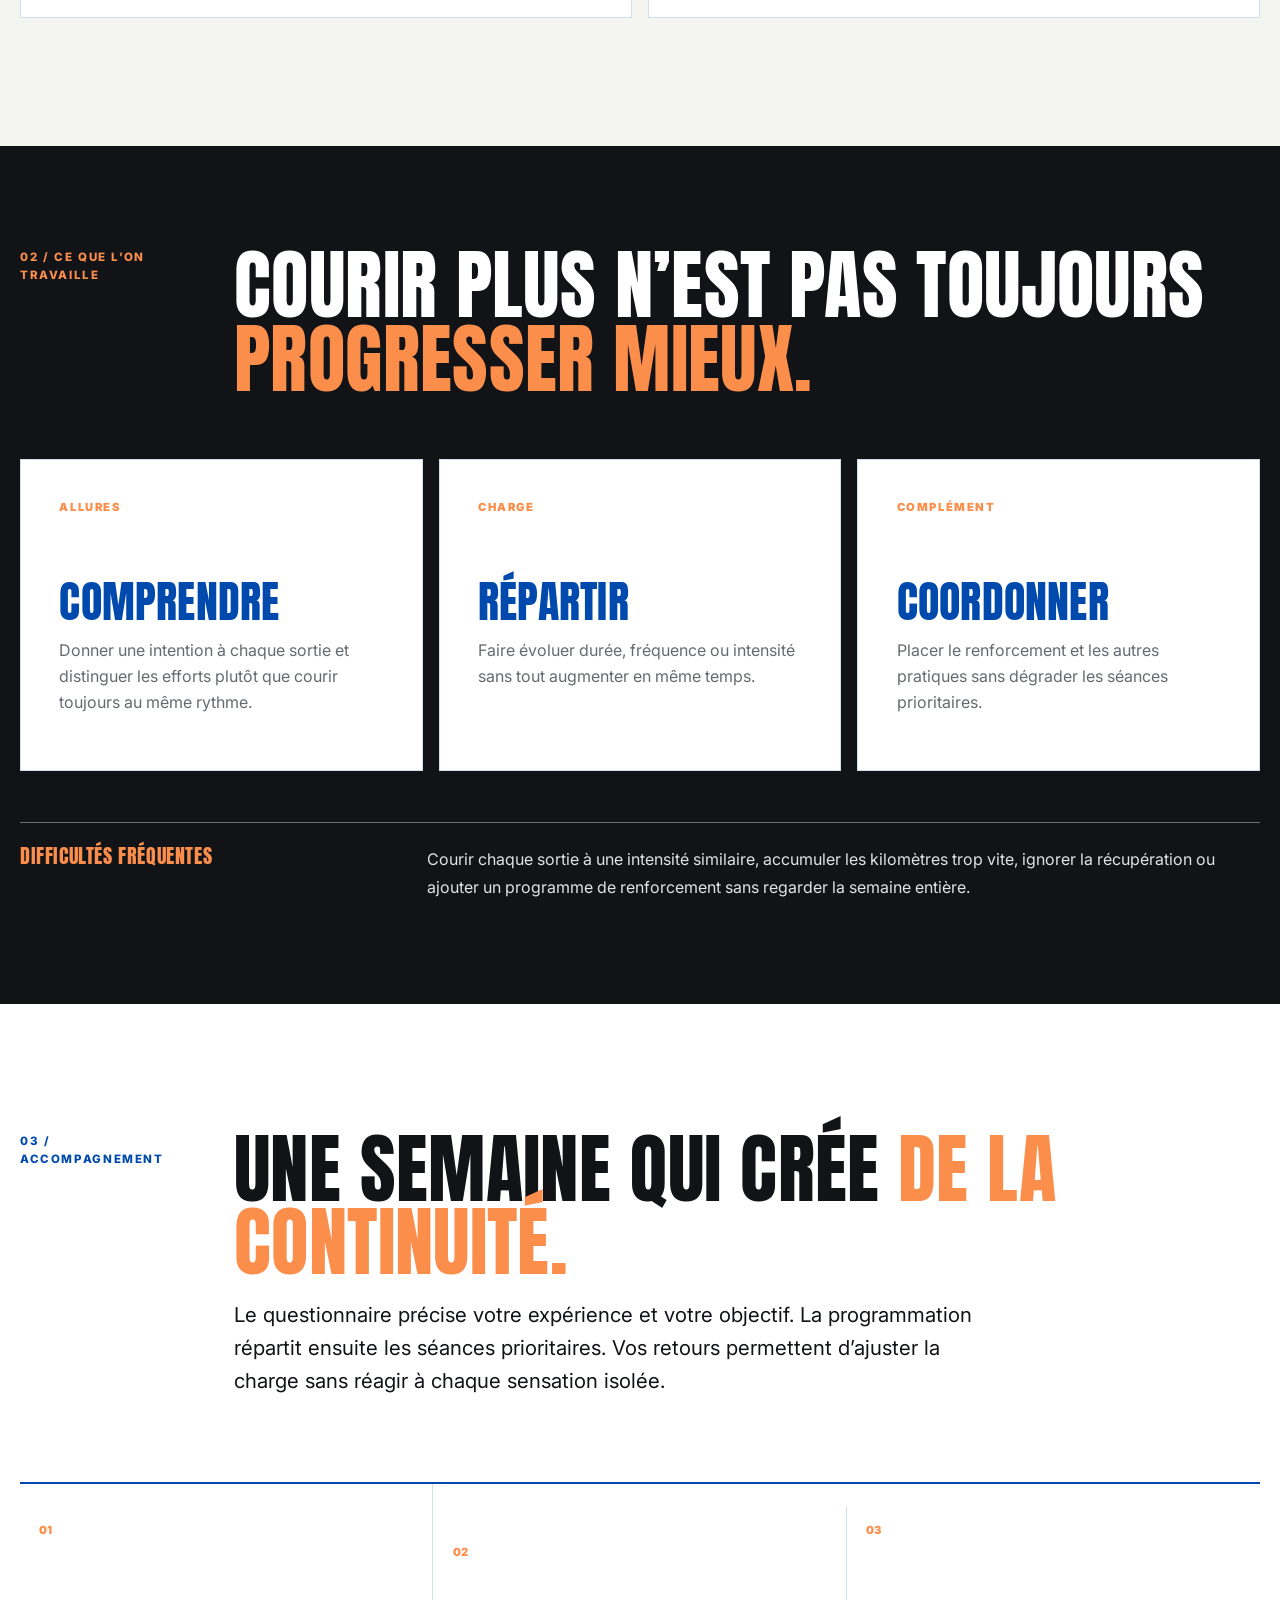
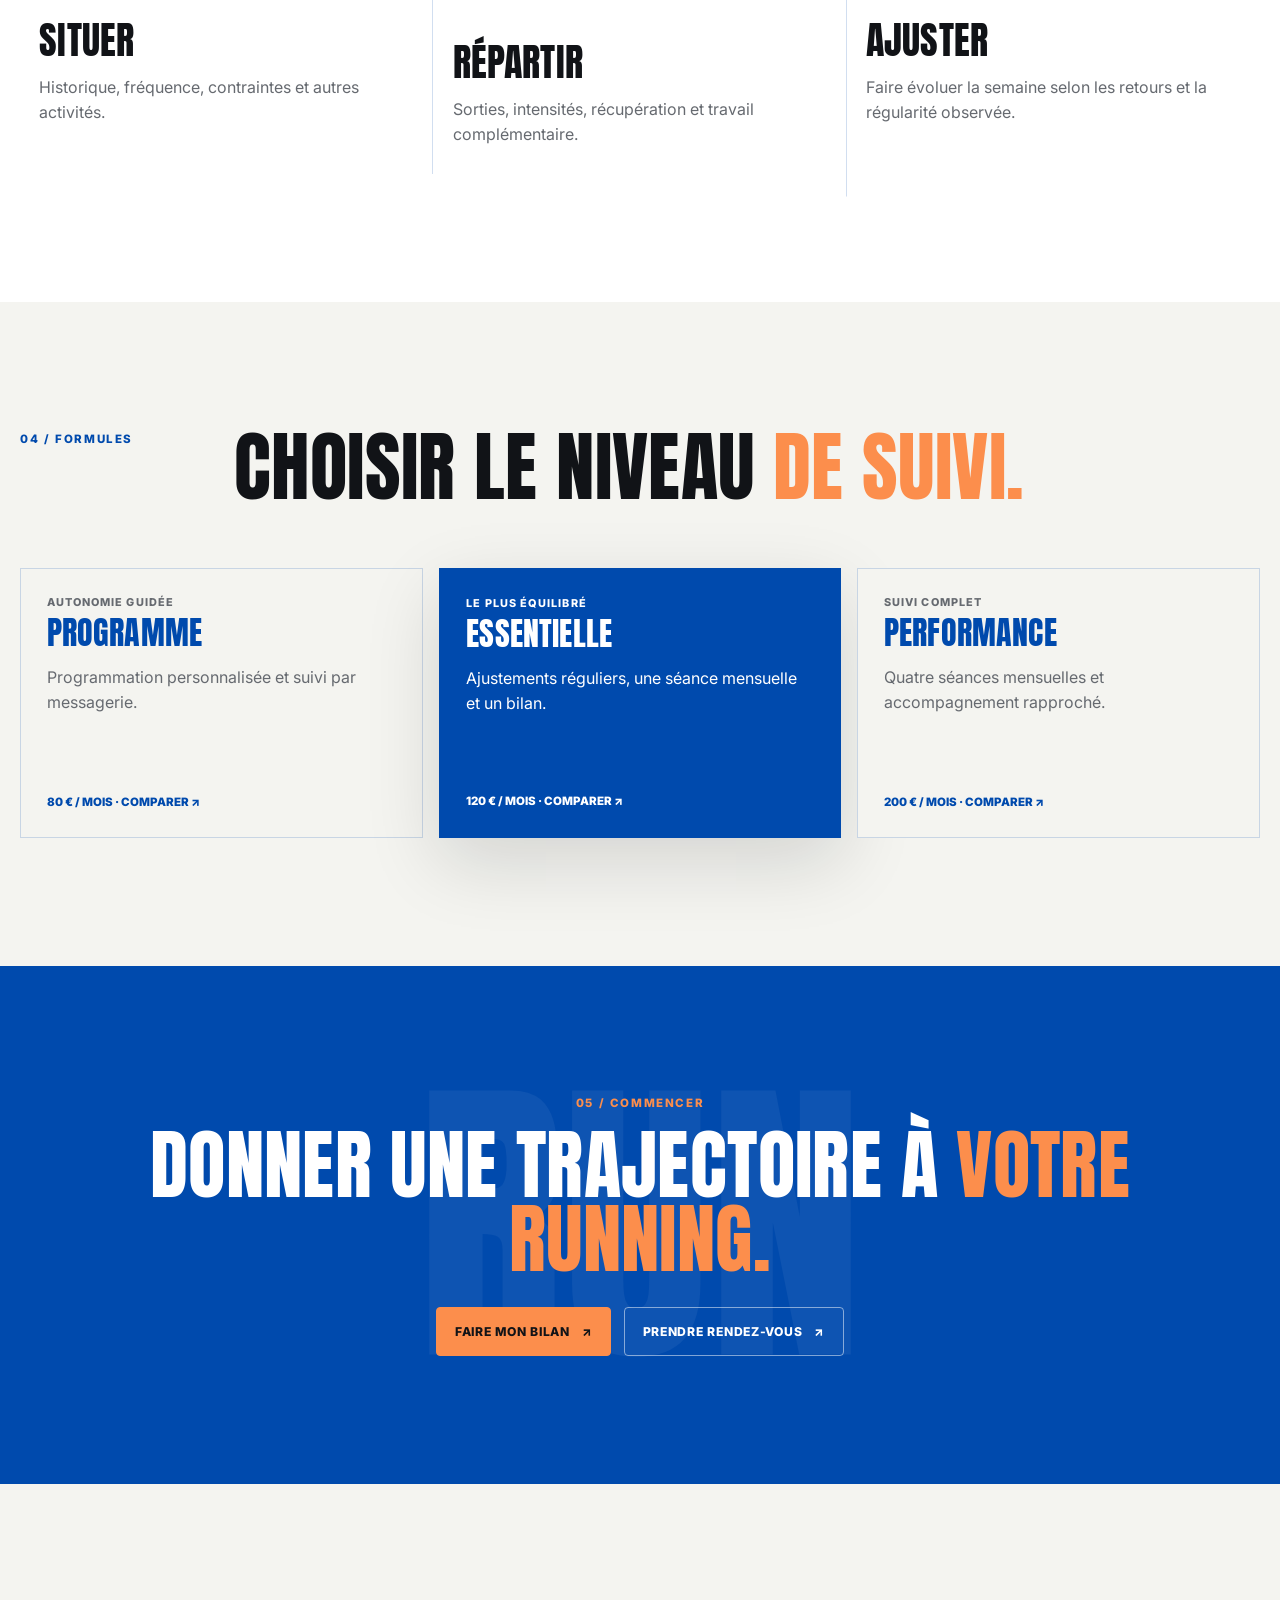
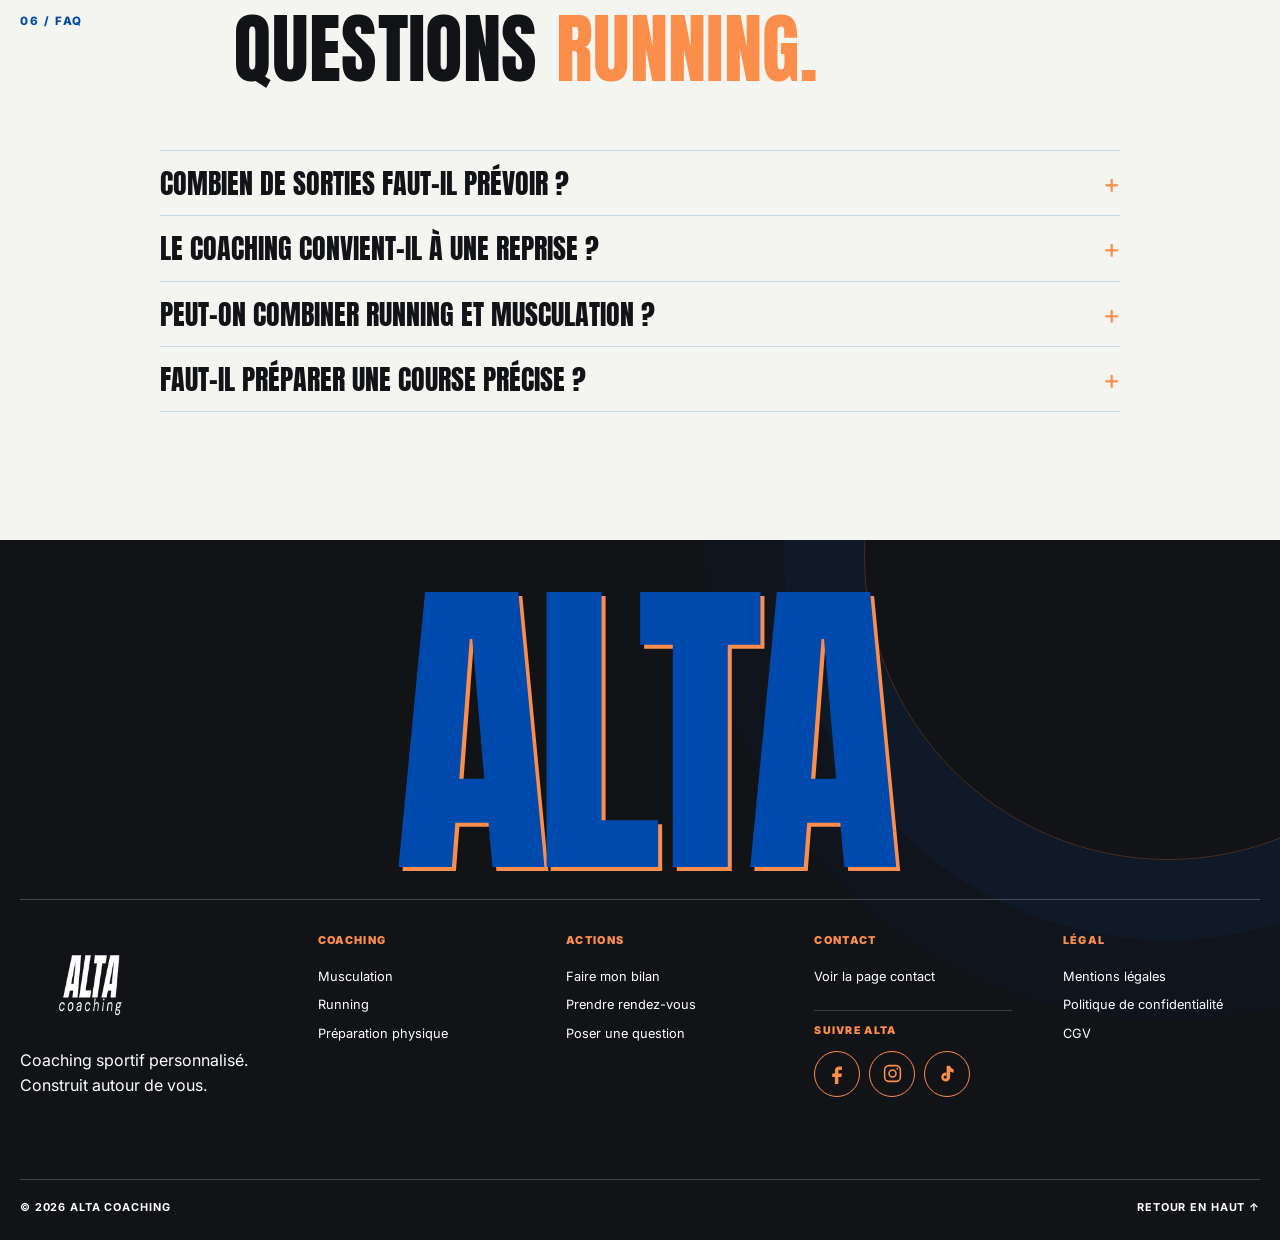
<file: running/index.html>
<!doctype html>
<html lang="fr">
<head>
  <meta charset="utf-8"><meta name="viewport" content="width=device-width,initial-scale=1"><meta name="theme-color" content="#004aad">
  <title>Coach running &amp; programme personnalisé | ALTA Coaching</title><meta name="description" content="Coaching running personnalisé pour structurer vos séances, progresser durablement et ajuster entraînement, récupération et objectifs."><meta name="robots" content="index,follow,max-image-preview:large,max-snippet:-1,max-video-preview:-1"><link rel="canonical" href="https://www.alta-coaching.fr/running/">
  <meta property="og:title" content="Coach running &amp; programme personnalisé | ALTA Coaching"><meta property="og:description" content="Coaching running personnalisé pour structurer vos séances, progresser durablement et ajuster entraînement, récupération et objectifs."><meta property="og:type" content="website"><meta property="og:url" content="https://www.alta-coaching.fr/running/"><meta property="og:image" content="https://www.alta-coaching.fr/assets/images/alta-social-share-1200x630.jpg">
  <meta property="og:image:width" content="1200">
  <meta property="og:image:height" content="630">
  <meta property="og:image:type" content="image/jpeg">
  <meta property="og:image:alt" content="ALTA Coaching — coaching sportif personnalisé en musculation, running et préparation physique"><meta property="og:site_name" content="ALTA Coaching"><meta property="og:locale" content="fr_FR"><meta name="twitter:card" content="summary_large_image">
  <meta name="twitter:title" content="Coach running &amp; programme personnalisé | ALTA Coaching">
  <meta name="twitter:description" content="Coaching running personnalisé pour structurer vos séances, progresser durablement et ajuster entraînement, récupération et objectifs.">
  <meta name="twitter:image" content="https://www.alta-coaching.fr/assets/images/alta-social-share-1200x630.jpg">
  <meta name="twitter:image:alt" content="ALTA Coaching — coaching sportif personnalisé">
  <link rel="icon" type="image/png" sizes="48x48" href="/assets/images/alta-favicon-round-v6-48.png"><link rel="icon" type="image/png" sizes="32x32" href="/assets/images/alta-favicon-round-v6-32.png"><link rel="icon" type="image/png" sizes="16x16" href="/assets/images/alta-favicon-round-v6-16.png"><link rel="shortcut icon" href="/favicon.ico"><link rel="apple-touch-icon" sizes="180x180" href="/assets/images/alta-apple-touch-v6.png"><link rel="stylesheet" href="../css/style.css?v=15">
  <script type="application/ld+json">{"@context":"https://schema.org","@graph":[{"@type":"Service","name":"Coaching running personnalisé","serviceType":"Coaching running","description":"Coaching running personnalisé pour structurer vos séances, progresser durablement et ajuster entraînement, récupération et objectifs.","provider":{"@type":"Organization","name":"ALTA Coaching","url":"https://www.alta-coaching.fr/"},"url":"https://www.alta-coaching.fr/running/"},{"@type":"BreadcrumbList","itemListElement":[{"@type":"ListItem","position":1,"name":"Accueil","item":"https://www.alta-coaching.fr/"},{"@type":"ListItem","position":2,"name":"Running","item":"https://www.alta-coaching.fr/running/"}]}]}</script>
</head>
<body class="service-page service-run-page service-v34">
  <a class="skip-link" href="#contenu">Aller au contenu</a>
  <header class="site-header is-scrolled is-secondary" id="top"><nav class="nav container" aria-label="Navigation principale"><a class="brand" href="../" aria-label="ALTA Coaching - accueil"><img src="../assets/images/logo-alta-transparent.png" width="220" height="100" alt="ALTA Coaching"></a><button class="menu-toggle" type="button" aria-expanded="false" aria-controls="main-menu"><span></span><span></span><span></span><span class="sr-only">Ouvrir le menu</span></button><div class="nav-links" id="main-menu"><a href="../#coaching">Coaching</a><a href="../#formules">Formules</a><a href="../a-propos/">Maxime</a><a href="#faq">FAQ</a><button class="button button-primary nav-cta" type="button" data-tally-popup>Faire mon bilan <span aria-hidden="true">↗</span></button></div></nav></header>
  <main id="contenu">
    <section class="service-hero"><div class="container service-hero-grid"><div class="service-hero-copy reveal"><p class="service-code">RUNNING / RYTHME & TRAJECTOIRE</p><h1>COURIR AVEC <em>DIRECTION.</em></h1><p class="service-hero-lead">Une programmation personnalisée pour relier les sorties, les intensités, la récupération et le renforcement. Chaque semaine a un sens, pas seulement un nombre de kilomètres.</p><div class="service-metrics" aria-label="Principes"><p>Régularité</p><p>Progressivité</p><p>Récupération</p></div><div class="actions"><button class="button button-primary button-hero" type="button" data-tally-popup data-formula="Running">Faire mon bilan <span aria-hidden="true">↗</span></button><a class="button button-ghost" href="../#reservation">Prendre rendez-vous <span aria-hidden="true">↓</span></a></div></div><div class="service-hero-art reveal" data-tilt><span class="service-hero-number" aria-hidden="true">02</span><div class="service-portrait"><picture><source media="(max-width: 430px)" srcset="../assets/images/running-hero.jpg"><img src="../assets/images/maxime-alta.webp" width="1000" height="1000" alt="Maxime Le Vilain, coach sportif ALTA Coaching"></picture></div><span class="service-hero-mark">MOUVEMENT · RYTHME<br>CONTINUITÉ</span></div></div></section>

    <section class="service-section section section-surface"><div class="container service-section-heading reveal"><p class="eyebrow">01 / POUR QUI ?</p><div><h2>UNE COURSE ADAPTÉE À <em>VOTRE NIVEAU.</em></h2><p class="service-intro">Début, reprise, envie de régularité ou préparation d’une échéance : le plan part de votre historique, de vos disponibilités et de la place réelle de la course dans votre semaine.</p></div></div><div class="container service-grid reveal"><article class="service-card" data-index="DÉBUTER OU REPRENDRE"><h3>INSTALLER UN RYTHME</h3><p>Construire une fréquence réaliste et retrouver des repères sans chercher immédiatement les distances ou les allures d’avant.</p></article><article class="service-card" data-index="PROGRESSER OU PRÉPARER"><h3>DONNER UNE TRAJECTOIRE</h3><p>Relier les séances à un objectif clair et faire évoluer la charge sans copier un plan conçu pour un autre profil.</p></article></div></section>

    <section class="service-band section"><div class="container service-section-heading reveal"><p class="eyebrow eyebrow-light">02 / CE QUE L’ON TRAVAILLE</p><div><h2>COURIR PLUS N’EST PAS TOUJOURS<br><em>PROGRESSER MIEUX.</em></h2></div></div><div class="container service-grid service-grid--three reveal"><article class="service-card" data-index="ALLURES"><h3>COMPRENDRE</h3><p>Donner une intention à chaque sortie et distinguer les efforts plutôt que courir toujours au même rythme.</p></article><article class="service-card" data-index="CHARGE"><h3>RÉPARTIR</h3><p>Faire évoluer durée, fréquence ou intensité sans tout augmenter en même temps.</p></article><article class="service-card" data-index="COMPLÉMENT"><h3>COORDONNER</h3><p>Placer le renforcement et les autres pratiques sans dégrader les séances prioritaires.</p></article></div><div class="container service-note reveal"><strong>DIFFICULTÉS FRÉQUENTES</strong><p>Courir chaque sortie à une intensité similaire, accumuler les kilomètres trop vite, ignorer la récupération ou ajouter un programme de renforcement sans regarder la semaine entière.</p></div><figure class="container running-section-visual reveal"><img src="../assets/images/running-section.jpg" width="2048" height="1365" loading="lazy" decoding="async" alt="Maxime en course à pied au milieu d’autres coureurs"></figure></section>

    <section class="service-section section"><div class="container service-section-heading reveal"><p class="eyebrow">03 / ACCOMPAGNEMENT</p><div><h2>UNE SEMAINE QUI CRÉE <em>DE LA CONTINUITÉ.</em></h2><p class="service-intro">Le questionnaire précise votre expérience et votre objectif. La programmation répartit ensuite les séances prioritaires. Vos retours permettent d’ajuster la charge sans réagir à chaque sensation isolée.</p></div></div><ol class="container progression-lane progression-lane--three reveal"><li><h3>SITUER</h3><p>Historique, fréquence, contraintes et autres activités.</p></li><li><h3>RÉPARTIR</h3><p>Sorties, intensités, récupération et travail complémentaire.</p></li><li><h3>AJUSTER</h3><p>Faire évoluer la semaine selon les retours et la régularité observée.</p></li></ol></section>

    <section class="service-section section section-surface"><div class="container service-section-heading reveal"><p class="eyebrow">04 / FORMULES</p><div><h2>CHOISIR LE NIVEAU <em>DE SUIVI.</em></h2></div></div><div class="container service-offers reveal"><article class="service-offer"><p class="plan-kicker">AUTONOMIE GUIDÉE</p><h3>PROGRAMME</h3><p>Programmation personnalisée et suivi par messagerie.</p><a href="../#formules">80 € / mois · Comparer ↗</a></article><article class="service-offer service-offer--featured"><p class="plan-kicker">LE PLUS ÉQUILIBRÉ</p><h3>ESSENTIELLE</h3><p>Ajustements réguliers, une séance mensuelle et un bilan.</p><a href="../#formules">120 € / mois · Comparer ↗</a></article><article class="service-offer"><p class="plan-kicker">SUIVI COMPLET</p><h3>PERFORMANCE</h3><p>Quatre séances mensuelles et accompagnement rapproché.</p><a href="../#formules">200 € / mois · Comparer ↗</a></article></div></section>

    <section class="service-cta section" data-word="RUN"><div class="container reveal"><p class="eyebrow eyebrow-light">05 / COMMENCER</p><h2>DONNER UNE TRAJECTOIRE À <em>VOTRE RUNNING.</em></h2><div class="actions"><button class="button button-accent" type="button" data-tally-popup data-formula="Running">Faire mon bilan <span aria-hidden="true">↗</span></button><a class="button button-dark-outline" href="../#reservation">Prendre rendez-vous <span aria-hidden="true">↗</span></a></div></div></section>

    <section class="service-faq section" id="faq"><div class="container service-section-heading reveal"><p class="eyebrow">06 / FAQ</p><div><h2>QUESTIONS <em>RUNNING.</em></h2></div></div><div class="container faq-list reveal"><details><summary>Combien de sorties faut-il prévoir ?</summary><p>La fréquence dépend du point de départ, de l’objectif, de la récupération et des autres contraintes de la semaine.</p></details><details><summary>Le coaching convient-il à une reprise ?</summary><p>Oui. La programmation peut commencer par une progression adaptée au niveau actuel et à la régularité possible.</p></details><details><summary>Peut-on combiner running et musculation ?</summary><p>Oui, en rendant les priorités explicites et en organisant la récupération au lieu d’empiler deux plans complets.</p></details><details><summary>Faut-il préparer une course précise ?</summary><p>Non. L’accompagnement peut aussi servir à débuter, reprendre ou courir plus régulièrement.</p></details></div></section>
  </main>
  <footer class="footer footer-v34"><div class="footer-signature" aria-hidden="true">ALTA</div><div class="container footer-grid-v34"><div class="footer-brand"><img src="../assets/images/logo-alta-transparent.png" width="220" height="100" loading="lazy" decoding="async" alt="ALTA Coaching"><p>Coaching sportif personnalisé.<br>Construit autour de vous.</p></div><nav aria-label="Coaching"><p>COACHING</p><a href="../musculation/">Musculation</a><a href="../running/" aria-current="page">Running</a><a href="../preparation-physique/">Préparation physique</a></nav><nav aria-label="Actions"><p>ACTIONS</p><button type="button" data-tally-popup>Faire mon bilan</button><a href="../#reservation">Prendre rendez-vous</a><button type="button" data-question-popup data-source="footer-question">Poser une question</button></nav><nav aria-label="Contact et réseaux"><p>CONTACT</p><a href="../contact/">Voir la page contact</a><div class="footer-social"><p class="footer-social-title">SUIVRE ALTA</p><div class="footer-social-icons"><a href="https://www.facebook.com/profile.php?id=61591944164231" target="_blank" rel="noopener noreferrer" aria-label="Suivre ALTA Coaching sur Facebook"><svg viewBox="0 0 24 24" aria-hidden="true"><path d="M14 8h3V4h-3c-3.3 0-5 2-5 5v3H6v4h3v8h4v-8h3.5l.5-4h-4V9c0-.7.3-1 1-1Z"/></svg></a><a href="https://www.instagram.com/maxime.altacoaching/" target="_blank" rel="noopener noreferrer" aria-label="Suivre ALTA Coaching sur Instagram"><svg viewBox="0 0 24 24" aria-hidden="true"><rect x="3" y="3" width="18" height="18" rx="5"/><circle cx="12" cy="12" r="4"/><circle cx="17.5" cy="6.5" r="1" class="icon-dot"/></svg></a><a href="https://www.tiktok.com/@maxime.altacoaching" target="_blank" rel="noopener noreferrer" aria-label="Suivre ALTA Coaching sur TikTok"><svg viewBox="0 0 24 24" aria-hidden="true"><path d="M15 3c.4 2.2 1.7 3.6 4 4v4c-1.5 0-2.8-.4-4-1.2v6.1A5.1 5.1 0 1 1 10.6 11v4a1.7 1.7 0 1 0 .4 1.1V3h4Z"/></svg></a></div></div></nav><nav aria-label="Informations légales"><p>LÉGAL</p><a href="../mentions-legales/">Mentions légales</a><a href="../politique-confidentialite/">Politique de confidentialité</a><a href="../assets/documents/cgv-alta-coaching.pdf" download>CGV</a></nav></div><div class="container footer-bottom"><span>© <span id="year"></span> ALTA COACHING</span><a href="#top">RETOUR EN HAUT ↑</a></div></footer>
  <button class="mobile-cta" type="button" data-tally-popup>Faire mon bilan ↗</button><script src="../js/script.js?v=14" defer></script>
</body>
</html>
</file>
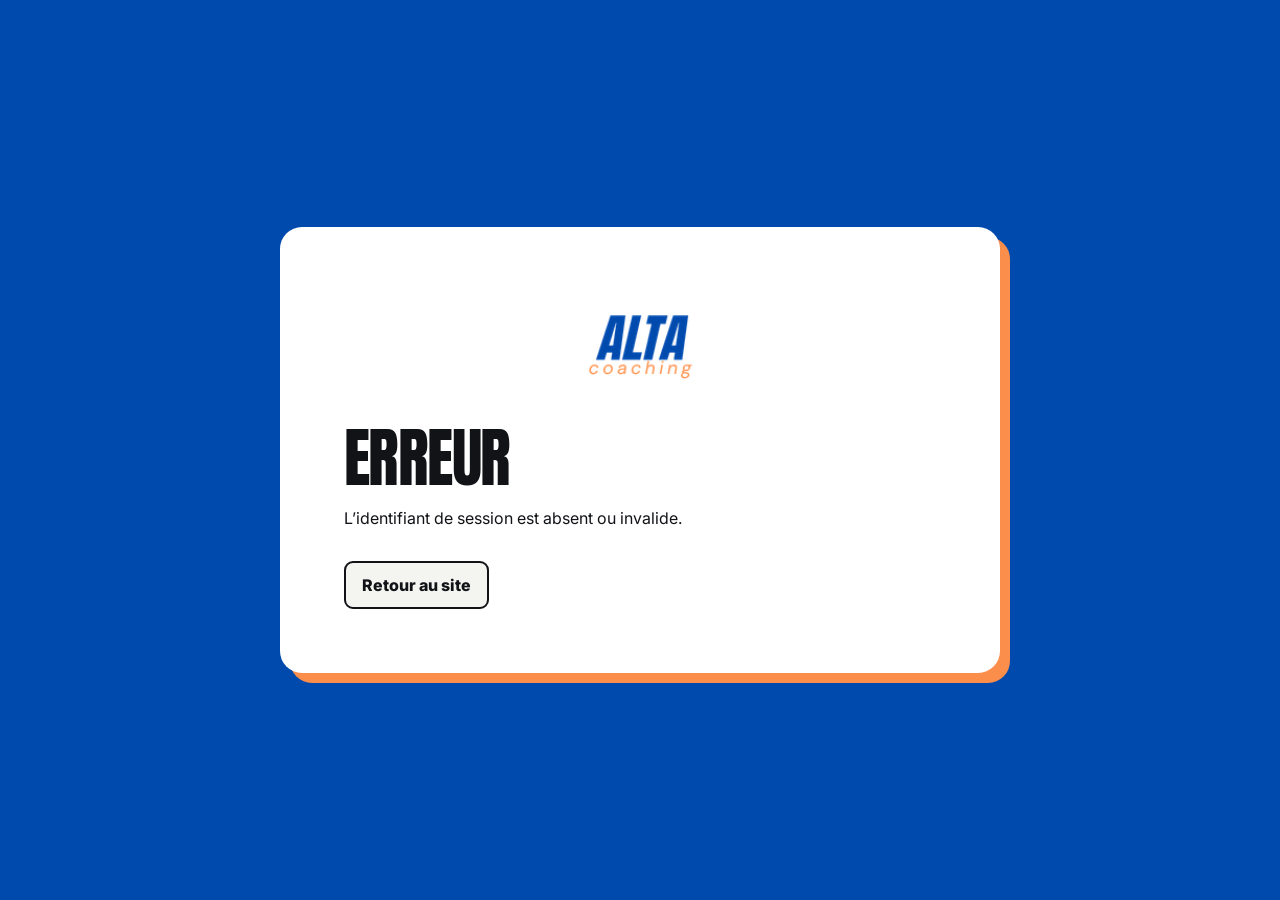
<file: paiement/retour/index.html>
<!doctype html>
<html lang="fr">
<head>
  <meta charset="utf-8">
  <meta name="viewport" content="width=device-width, initial-scale=1">
  <meta name="robots" content="noindex,nofollow">
  <meta name="theme-color" content="#004aad">
  <title>Statut du paiement | ALTA Coaching</title>
  <link rel="preconnect" href="https://fonts.googleapis.com">
  <link rel="preconnect" href="https://fonts.gstatic.com" crossorigin>
  <link href="https://fonts.googleapis.com/css2?family=Anton&family=Inter:wght@400;500;600;700&display=swap" rel="stylesheet">
  <link rel="stylesheet" href="../payment.css?v=2">
  <script src="./retour.js?v=2" defer></script>
</head>
<body class="return-page">
  <main class="return-shell">
    <a class="return-brand" href="../../" aria-label="Retour à l’accueil ALTA Coaching">
      <img src="../../assets/images/logo-alta-transparent.png" width="220" height="100" alt="ALTA Coaching">
    </a>
    <h1 id="return-title">VÉRIFICATION DU PAIEMENT…</h1>
    <p id="return-message" class="return-message" aria-live="polite">Nous interrogeons Stripe pour obtenir le statut de la session.</p>
    <p id="return-email" class="return-email" hidden></p>
    <div class="return-actions">
      <button id="booking-button" class="primary-link" type="button" hidden></button>
      <a class="secondary-link" href="/">Retour au site</a>
    </div>
  </main>
</body>
</html>
</file>
<file: css/style.css>
@import url("https://fonts.googleapis.com/css2?family=Anton&family=Inter:ital,wght@0,400;0,500;0,600;0,700;1,600&display=swap");

/* 01 Tokens */
:root {
  --color-primary: #004aad;
  --color-primary-dark: #00357d;
  --color-accent: #fc8e4c;
  --color-dark: #111317;
  --color-light: #ffffff;
  --color-surface: #f4f4f0;
  --color-muted: #666a70;
  --color-border: rgba(0, 74, 173, .18);
  --color-performance-gold-tint: #fbf7ed;
  --font-display: "Anton", "Arial Narrow", Impact, sans-serif;
  --font-body: Inter, Arial, Helvetica, sans-serif;
  --container: 1440px;
  --container-narrow: 900px;
  --radius-sm: 4px;
  --radius-md: 12px;
  --radius-lg: 24px;
  --shadow-sm: 0 10px 30px rgba(17, 19, 23, .08);
  --shadow-md: 0 24px 70px rgba(17, 19, 23, .14);
  --space-1: .5rem;
  --space-2: .75rem;
  --space-3: 1rem;
  --space-4: 1.5rem;
  --space-5: 2rem;
  --space-6: 3rem;
  --space-7: 5rem;
  --space-8: 8rem;
  --motion-fast: 180ms;
  --motion-normal: 280ms;
  --motion-slow: 700ms;
  --ease-premium: cubic-bezier(.2, .7, .2, 1);
}

/* 02 Reset */
*, *::before, *::after { box-sizing: border-box; }
html { scroll-behavior: smooth; }
body { margin: 0; background: var(--color-light); color: var(--color-dark); font: 400 1rem/1.6 var(--font-body); }
body.menu-open { overflow: hidden; }
img { display: block; max-width: 100%; }
a { color: inherit; text-decoration: none; }
button, input, textarea { font: inherit; }
button { cursor: pointer; }
ul, ol { margin: 0; }

/* 03 Accessibility */
.sr-only { position: absolute; width: 1px; height: 1px; padding: 0; margin: -1px; overflow: hidden; clip: rect(0, 0, 0, 0); white-space: nowrap; border: 0; }
.skip-link { position: fixed; z-index: 100; top: -5rem; left: 1rem; padding: .8rem 1rem; background: var(--color-dark); color: #fff; }
.skip-link:focus { top: 1rem; }
:focus-visible { outline: 3px solid var(--color-accent); outline-offset: 4px; }

/* 04 Typography */
h1, h2, h3, .price, .problem-answer { margin: 0; font-family: var(--font-display); font-weight: 400; line-height: .96; letter-spacing: .005em; text-transform: uppercase; }
h1 { font-size: clamp(3.4rem, 7vw, 7.6rem); }
h2 { max-width: 1100px; font-size: clamp(3rem, 6vw, 6.6rem); }
h3 { font-size: clamp(1.7rem, 3vw, 3.2rem); }
h1 em, h2 em, .problem-answer em { color: var(--color-accent); font-style: normal; }
.eyebrow { margin: 0 0 var(--space-3); color: var(--color-primary); font-size: .72rem; font-weight: 800; letter-spacing: .14em; text-transform: uppercase; }
.eyebrow-light { color: var(--color-accent); }
.section-heading > p:last-child { max-width: 700px; font-size: 1.08rem; }

/* 05 Global layout */
.container { width: min(calc(100% - 2.5rem), var(--container)); margin-inline: auto; }
.container-narrow { width: min(calc(100% - 2.5rem), var(--container-narrow)); margin-inline: auto; }
.section { padding-block: clamp(5rem, 10vw, 10rem); }
.section-pad { min-height: 100vh; padding: clamp(7rem, 12vw, 10rem) clamp(1.25rem, 6vw, 7rem); }
.section-surface { background: var(--color-surface); }
.section-dark { background: var(--color-dark); color: var(--color-light); }
.section-blue { background: var(--color-primary); color: var(--color-light); }
.split-heading { display: grid; grid-template-columns: minmax(150px, .35fr) 1fr; gap: var(--space-5); align-items: start; }
.section-heading { margin-bottom: clamp(3rem, 6vw, 5.5rem); }
.reveal { opacity: 0; transform: translateY(22px); transition: opacity .7s ease, transform .7s cubic-bezier(.22, 1, .36, 1); }
.reveal.is-visible { opacity: 1; transform: none; }

/* 06 Buttons */
.button { display: inline-flex; min-height: 48px; align-items: center; justify-content: center; gap: .75rem; padding: .85rem 1.1rem; border: 1px solid transparent; border-radius: var(--radius-sm); background: none; color: inherit; font-size: .76rem; font-weight: 800; letter-spacing: .06em; text-transform: uppercase; transition: transform .2s ease, background .2s ease, color .2s ease, border-color .2s ease; }
.button:hover { transform: translateY(-2px); }
.button-primary { border-color: var(--color-primary); background: var(--color-primary); color: #fff; }
.button-primary:hover { border-color: var(--color-accent); background: var(--color-accent); }
.button-accent { border-color: var(--color-accent); background: var(--color-accent); color: var(--color-dark); }
.button-light { border-color: #fff; background: #fff; color: var(--color-primary); }
.button-outline { border-color: var(--color-primary); color: var(--color-primary); }
.button-outline:hover { background: var(--color-primary); color: #fff; }
.button-ghost { border-color: var(--color-border); }
.button-dark-outline { border-color: rgba(255,255,255,.5); color: #fff; }

/* 07 Header */
.site-header { position: fixed; z-index: 30; inset: 0 0 auto; transition: background .25s ease, box-shadow .25s ease; }
.site-header.is-scrolled { background: rgba(255,255,255,.94); box-shadow: 0 1px 0 var(--color-border); backdrop-filter: blur(12px); }
.nav { display: flex; height: 92px; align-items: center; justify-content: space-between; transition: height .25s ease; }
.is-scrolled .nav { height: 72px; }
.brand { position: relative; z-index: 32; width: 112px; }
.brand img { width: 100%; height: auto; }
.nav-links { display: flex; align-items: center; gap: clamp(.8rem, 1.7vw, 1.7rem); }
.nav-links > a { font-size: .72rem; font-weight: 750; letter-spacing: .05em; text-transform: uppercase; }
.nav-links > a:hover { color: var(--color-accent); }
.nav-cta { margin-left: .5rem; }
.menu-toggle { display: none; position: relative; z-index: 32; width: 50px; height: 50px; padding: 12px; border: 0; background: transparent; }
.menu-toggle > span:not(.sr-only) { display: block; width: 26px; height: 2px; margin: 5px 0; background: var(--color-primary); transition: transform .2s ease, opacity .2s ease; }

/* 08 Hero */
.hero { min-height: 100svh; padding-top: clamp(8rem, 13vw, 12rem); padding-bottom: 2rem; background: linear-gradient(120deg, #fff 0 62%, #f0f2f4 62%); }
.hero-grid { display: grid; grid-template-columns: minmax(0, 1.1fr) minmax(360px, .9fr); gap: clamp(2rem, 6vw, 7rem); align-items: center; }
.hero-copy { position: relative; z-index: 2; }
.hero-lead { max-width: 670px; margin: var(--space-5) 0; font-size: clamp(1.05rem, 1.6vw, 1.3rem); }
.benefit-strip { display: flex; flex-wrap: wrap; gap: .6rem 1.4rem; padding: 0; list-style: none; color: var(--color-primary); font-size: .78rem; font-weight: 800; text-transform: uppercase; }
.benefit-strip li::before { content: "✓"; margin-right: .45rem; color: var(--color-accent); }
.actions { display: flex; flex-wrap: wrap; gap: .8rem; margin-top: var(--space-5); }
.micro-proof { margin: var(--space-3) 0 0; color: var(--color-muted); font-size: .72rem; font-weight: 650; letter-spacing: .04em; }
.hero-visual { position: relative; min-height: 600px; }
.hero-frame { position: absolute; inset: 2rem 2rem 1.5rem 3rem; overflow: hidden; border-radius: 48% 48% var(--radius-lg) var(--radius-lg); background: var(--color-primary); box-shadow: var(--shadow-md); }
.hero-frame::after { content: ""; position: absolute; inset: 0; background: linear-gradient(180deg, transparent 55%, rgba(0,53,125,.44)); }
.hero-frame img { width: 100%; height: 100%; object-fit: cover; object-position: 50% 35%; }
.hero-number { position: absolute; top: -3rem; right: -1rem; color: var(--color-primary); font: 400 14rem/.8 var(--font-display); opacity: .12; }
.hero-tag { position: absolute; z-index: 2; top: 3.5rem; left: 0; padding: .6rem .8rem; background: var(--color-accent); color: var(--color-dark); font-size: .66rem; font-weight: 800; letter-spacing: .1em; }
.hero-caption { position: absolute; z-index: 2; right: 0; bottom: 0; padding: .8rem 1rem; background: var(--color-primary); color: #fff; font: 400 1.3rem/1.05 var(--font-display); }
.discipline-marquee { display: flex; justify-content: space-between; gap: 1rem; margin-top: clamp(3rem, 8vw, 7rem); padding-top: 1rem; border-top: 1px solid var(--color-border); color: var(--color-primary); font-size: .7rem; font-weight: 800; letter-spacing: .1em; }

/* 09 Problem */
.problem-grid { display: grid; grid-template-columns: 1.2fr .8fr; gap: clamp(2rem, 7vw, 8rem); margin-top: var(--space-7); }
.problem-answer { font-size: clamp(3.3rem, 7vw, 7.6rem); }
.problem-list { border-top: 1px solid rgba(255,255,255,.25); }
.problem-list p { margin: 0; padding: 1.1rem 0; border-bottom: 1px solid rgba(255,255,255,.25); color: #dadde1; }
.problem-list p::before { content: "—"; margin-right: .7rem; color: var(--color-accent); }

/* 10 Solution */
.pillar-list { margin-top: var(--space-7); border-top: 1px solid var(--color-border); }
.pillar { display: grid; grid-template-columns: 80px .8fr 1fr; gap: var(--space-4); align-items: baseline; padding: 1.4rem 0; border-bottom: 1px solid var(--color-border); transition: padding .2s ease, color .2s ease; }
.pillar:hover { padding-left: .6rem; color: var(--color-primary); }
.pillar span { color: var(--color-accent); font-size: .74rem; font-weight: 800; }
.pillar p { max-width: 500px; margin: 0; color: var(--color-muted); }

/* 11 Coaching */
.service-list { border-top: 1px solid var(--color-border); }
.service-row { display: grid; grid-template-columns: minmax(0, 1fr) auto; gap: var(--space-4); align-items: center; min-height: 180px; padding: 1.4rem 0; border-bottom: 1px solid var(--color-border); transition: padding .25s ease, background .25s ease; }
.service-row:hover { padding-inline: 1rem; background: #fff; }
.service-row p { max-width: 650px; margin: .5rem 0 .2rem; }
.service-row small { color: var(--color-muted); }
.service-row > b { color: var(--color-primary); font-size: .72rem; text-transform: uppercase; }

/* 12 Method */
.timeline { position: relative; display: grid; grid-template-columns: repeat(4, 1fr); padding: 0; list-style: none; }
.timeline::before { content: ""; position: absolute; top: 55px; right: 0; left: 0; height: 2px; background: var(--color-border); }
.timeline li { position: relative; padding-right: 1.5rem; }
.timeline li > span { display: grid; position: relative; z-index: 1; width: 54px; height: 54px; place-items: center; border-radius: 50%; background: var(--color-primary); color: #fff; font-weight: 800; }
.timeline h3 { margin-top: 3rem; font-size: 2rem; }
.timeline p { max-width: 250px; color: var(--color-muted); }

/* 13 Audience */
.audiences h2 em { color: var(--color-accent); }
.audience-grid { display: grid; grid-template-columns: repeat(3, 1fr); margin-top: var(--space-7); border-top: 1px solid rgba(255,255,255,.35); }
.audience-grid p { margin: 0; padding: 1.3rem; border-right: 1px solid rgba(255,255,255,.35); border-bottom: 1px solid rgba(255,255,255,.35); font: 400 clamp(1.5rem, 3vw, 3rem)/1 var(--font-display); text-transform: uppercase; }
.audience-grid p:nth-child(3n) { border-right: 0; }

/* 14 Why ALTA */
.why-grid { display: grid; grid-template-columns: repeat(4, 1fr); border-top: 1px solid var(--color-border); }
.why-grid article { min-height: 240px; padding: 1.5rem; border-right: 1px solid var(--color-border); }
.why-grid article:last-child { border-right: 0; }
.why-grid strong { color: var(--color-accent); font-size: .72rem; }
.why-grid h3 { margin-top: 4rem; font-size: 2rem; }
.why-grid p { color: var(--color-muted); }

/* 15 Pricing */
.pricing-grid { display: grid; grid-template-columns: repeat(3, 1fr); gap: var(--space-3); align-items: stretch; }
.price-card { position: relative; display: flex; min-height: 660px; flex-direction: column; padding: clamp(1.3rem, 2.5vw, 2rem); border: 1px solid var(--color-border); border-radius: var(--radius-md); background: #fff; box-shadow: var(--shadow-sm); }
.price-featured { transform: translateY(-1rem); border-color: var(--color-primary); background: var(--color-primary); color: #fff; box-shadow: var(--shadow-md); }
.plan-badge { position: absolute; top: 0; right: 0; margin: 0; padding: .45rem .7rem; border-radius: 0 var(--radius-md) 0 var(--radius-sm); background: var(--color-accent); color: var(--color-dark); font-size: .66rem; font-weight: 850; letter-spacing: .08em; }
.plan-kicker { margin: 0 0 .4rem; color: var(--color-accent); font-size: .68rem; font-weight: 800; letter-spacing: .1em; }
.price-card h3 { color: var(--color-primary); }
.price-featured h3 { color: #fff; }
.price { margin: var(--space-5) 0 var(--space-3); color: var(--color-primary); font-size: clamp(4rem, 6vw, 6.4rem); }
.price-featured .price { color: #fff; }
.price small { font: 700 1rem var(--font-body); color: var(--color-accent); }
.price-card ul { padding: 0; border-top: 1px solid currentColor; list-style: none; }
.price-card li { padding: .7rem 0; border-bottom: 1px solid currentColor; font-size: .86rem; }
.price-card li::before { content: "✓"; margin-right: .5rem; color: #21b949; font-weight: 900; }
.price-card .commitment { margin-top: auto; font-size: .72rem; font-weight: 800; letter-spacing: .08em; text-transform: uppercase; }
.price-card .button { width: 100%; margin-top: 1rem; }
#formules .price-card > .button { border-color: var(--color-accent); background: var(--color-accent); color: var(--color-dark); }
#formules .price-card > .button:hover,
#formules .price-card > .button:focus-visible { border-color: var(--color-primary-dark); background: var(--color-primary-dark); color: #fff; }
.initial-offer { display: grid; position: relative; grid-template-columns: minmax(0, 1fr) minmax(430px, 1fr); margin-top: clamp(2rem, 4vw, 3.5rem); overflow: hidden; border: 1px solid var(--color-border); border-radius: var(--radius-md); background: #f8faff; box-shadow: var(--shadow-sm); }
.initial-offer-main { position: relative; z-index: 2; min-width: 0; padding: clamp(1.55rem, 2.6vw, 2.6rem); padding-right: clamp(2.5rem, 4vw, 4.5rem); }
.initial-offer-kicker { margin: 0 0 .55rem; color: var(--color-accent); font-size: .68rem; font-weight: 900; letter-spacing: .14em; text-transform: uppercase; }
.initial-offer h3 { margin: 0; font-size: clamp(3.1rem, 4.7vw, 5.35rem); line-height: .87; }
.initial-offer h3 span,
.initial-offer h3 strong { display: block; }
.initial-offer h3 span { color: var(--color-primary); }
.initial-offer h3 strong { position: relative; width: fit-content; max-width: 100%; color: var(--color-accent); font-weight: 400; }
.initial-offer h3 strong::after { content: ""; position: absolute; right: 0; bottom: -.13em; left: 0; height: 5px; transform: scaleX(0); transform-origin: left; background: var(--color-accent); }
.initial-offer.is-visible h3 strong::after { animation: initial-offer-line .7s var(--ease-premium) .3s forwards; }
.initial-offer-copy { max-width: 590px; margin: 1.15rem 0 0; color: #343940; font-size: clamp(.9rem, 1.05vw, 1rem); line-height: 1.5; }
.initial-offer-badge-wrap { position: absolute; z-index: 5; top: 50%; right: clamp(-6.8rem, -7vw, -5.25rem); width: clamp(174px, 14.2vw, 208px); transform: translateY(-50%); }
.initial-offer-badge-wrap::before { content: ""; position: absolute; z-index: -1; inset: -52%; border-radius: 50%; background: radial-gradient(circle, rgba(252,142,76,.25), rgba(252,142,76,.08) 42%, transparent 70%); pointer-events: none; }
.initial-offer-badge { display: grid; position: relative; width: 100%; aspect-ratio: 1; row-gap: .35rem; place-content: center; padding: 1rem .7rem; border: 3px solid #ffc29d; border-radius: 50%; background: var(--color-accent); color: var(--color-primary); font: 400 .72rem/1 var(--font-display); letter-spacing: .13em; text-align: center; text-transform: uppercase; box-shadow: 0 0 9px rgba(252,142,76,1), 0 0 27px rgba(252,142,76,.76), 0 0 58px rgba(252,142,76,.42), inset 0 0 18px rgba(255,255,255,.3); }
.initial-offer-badge::before,
.initial-offer-badge::after { content: ""; position: absolute; border-radius: 50%; pointer-events: none; }
.initial-offer-badge::before { inset: -10px; border: 2px solid rgba(252,142,76,.86); box-shadow: 0 0 16px rgba(252,142,76,.7); }
.initial-offer-badge::after { inset: 8px; border: 1px solid rgba(255,255,255,.44); }
.initial-offer-badge strong { margin: 0; color: var(--color-primary); font: 400 clamp(4.18rem, 6vw, 6.05rem)/.76 var(--font-display); letter-spacing: -.04em; }
.initial-offer-badge b { color: var(--color-primary); font: 400 clamp(1.55rem, 2.15vw, 2.05rem)/.9 var(--font-display); letter-spacing: .055em; }
.initial-offer.is-visible .initial-offer-badge { animation: initial-offer-neon 4.4s ease-in-out .35s infinite; }
.initial-offer.is-visible .initial-offer-badge::before { animation: initial-offer-ring 4.4s ease-in-out .35s infinite; }
.initial-offer-side { display: grid; position: relative; z-index: 1; min-width: 0; align-items: center; padding: clamp(1.45rem, 2.6vw, 2.5rem) clamp(1.25rem, 2.3vw, 2.25rem); padding-left: clamp(7.5rem, 10.5vw, 10.5rem); overflow: hidden; clip-path: polygon(11% 0, 100% 0, 100% 100%, 0 100%); background: var(--color-primary); color: #fff; }
.initial-offer-reservation { max-width: 520px; }
.initial-offer-calendar { display: grid; width: 38px; height: 38px; place-items: center; margin-bottom: .65rem; color: var(--color-accent); }
.initial-offer-calendar svg { width: 100%; height: 100%; fill: none; stroke: currentColor; stroke-width: 1.8; stroke-linecap: round; stroke-linejoin: round; }
.initial-offer-reservation h4 { margin: 0; color: #fff; font: 400 clamp(1.6rem, 2.2vw, 2.5rem)/.98 var(--font-display); letter-spacing: .015em; }
.initial-offer-reservation h4::after { content: ""; display: block; width: 64px; height: 4px; margin: .75rem 0; background: var(--color-accent); }
.initial-offer-reservation p { margin: 0; color: rgba(255,255,255,.78); font-size: clamp(.76rem, .9vw, .88rem); line-height: 1.5; }
.initial-offer + .comparison-wrap { margin-top: clamp(2rem, 3.5vw, 3rem); }
@keyframes initial-offer-line { to { transform: scaleX(1); } }
@keyframes initial-offer-neon {
  0%, 45%, 100% { box-shadow: 0 0 8px rgba(252,142,76,.95), 0 0 24px rgba(252,142,76,.72), 0 0 54px rgba(252,142,76,.38), inset 0 0 18px rgba(255,255,255,.3); filter: brightness(1); transform: scale(1); }
  8%, 13%, 75% { box-shadow: 0 0 12px rgba(252,142,76,1), 0 0 34px rgba(252,142,76,.9), 0 0 72px rgba(252,142,76,.52), inset 0 0 24px rgba(255,255,255,.42); filter: brightness(1.08); transform: scale(1.018); }
  10%, 72% { box-shadow: 0 0 6px rgba(252,142,76,.82), 0 0 18px rgba(252,142,76,.58), 0 0 42px rgba(252,142,76,.3), inset 0 0 14px rgba(255,255,255,.24); filter: brightness(.98); transform: scale(1.006); }
  70% { box-shadow: 0 0 10px rgba(252,142,76,.98), 0 0 29px rgba(252,142,76,.8), 0 0 64px rgba(252,142,76,.46), inset 0 0 21px rgba(255,255,255,.36); filter: brightness(1.04); transform: scale(1.012); }
}
@keyframes initial-offer-ring { 0%, 45%, 100% { opacity: .78; transform: scale(1); } 8%, 13%, 75% { opacity: 1; transform: scale(1.035); } 10%, 72% { opacity: .62; transform: scale(1.012); } }
@media (max-width: 820px) {
  .initial-offer { grid-template-columns: 1fr; }
  .initial-offer-main { display: flex; flex-direction: column; padding: clamp(1.5rem, 6vw, 2.5rem); }
  .initial-offer h3 { font-size: clamp(3rem, 10vw, 5rem); }
  .initial-offer-badge-wrap { position: relative; top: auto; right: auto; order: 4; width: clamp(172px, 33vw, 202px); margin: .7rem 0 1.4rem 1rem; transform: none; }
  .initial-offer-copy { order: 3; }
  .initial-offer-side { min-height: 230px; padding: 2rem; clip-path: none; }
}
@media (max-width: 430px) {
  .initial-offer { width: calc(100% - 1.5rem); margin-top: 1.75rem; }
  .initial-offer-main { padding: 1.5rem 1.15rem 1.65rem; }
  .initial-offer-kicker { font-size: .64rem; line-height: 1.35; }
  .initial-offer h3 { font-size: clamp(2.65rem, 13vw, 3.55rem); }
  .initial-offer-copy { margin: 1.35rem 0 1.2rem; font-size: .9rem; line-height: 1.55; }
  .initial-offer-badge-wrap { width: 170px; margin: .7rem auto 1.3rem; }
  .initial-offer-badge { box-shadow: 0 0 7px rgba(252,142,76,.92), 0 0 20px rgba(252,142,76,.64), 0 0 40px rgba(252,142,76,.3), inset 0 0 15px rgba(255,255,255,.28); }
  .initial-offer-badge { row-gap: .28rem; }
  .initial-offer-badge strong { font-size: 4.55rem; }
  .initial-offer-side { min-height: 190px; padding: 1.5rem 1.15rem; }
  .initial-offer-calendar { width: 34px; height: 34px; }
  .initial-offer-reservation h4 { font-size: clamp(1.75rem, 8.2vw, 2.25rem); }
  .initial-offer-reservation p { font-size: .8rem; }
  .initial-offer + .comparison-wrap { margin-top: 1.75rem; }
}
@media (prefers-reduced-motion: reduce) {
  .initial-offer-badge,
  .initial-offer-badge::before,
  .initial-offer h3 strong::after { animation: none !important; }
  .initial-offer-badge { opacity: 1; transform: none; filter: none; }
  .initial-offer h3 strong::after { transform: scaleX(1); }
}
.comparison-wrap { margin-top: var(--space-7); overflow-x: auto; border-radius: var(--radius-md); background: #fff; box-shadow: var(--shadow-sm); }
.comparison-wrap table { table-layout: fixed; }
.comparison-wrap thead th:first-child { width: 31%; }
table { width: 100%; min-width: 720px; border-collapse: collapse; }
caption { padding: 1.2rem; color: var(--color-primary); font: 400 2rem var(--font-display); text-align: left; text-transform: uppercase; }
th, td { padding: 1rem; border-top: 1px solid var(--color-border); text-align: center; }
th:first-child { text-align: left; }
thead th { color: var(--color-primary); font-size: .75rem; text-transform: uppercase; }
.carte { display: grid; grid-template-columns: .8fr 1.2fr; gap: var(--space-6); margin-top: var(--space-7); padding: clamp(1.5rem, 4vw, 3rem); border: 2px solid var(--color-primary); border-radius: var(--radius-md); background: #fff; }
.carte ul { padding: 0; list-style: none; }
.carte li { display: flex; justify-content: space-between; gap: 1rem; padding: .8rem 0; border-bottom: 1px solid var(--color-border); }
.carte strong { color: var(--color-primary); }

/* 16 Coach */
.coach-grid { display: grid; grid-template-columns: .9fr 1.1fr; gap: clamp(2rem, 7vw, 8rem); align-items: center; }
.coach-visual { position: relative; min-height: 650px; }
.coach-visual > span { position: absolute; top: -2rem; left: -1rem; color: var(--color-accent); font: 400 18rem/.8 var(--font-display); opacity: .16; }
.coach-visual img { position: absolute; inset: 3rem 0 0 3rem; width: calc(100% - 3rem); height: calc(100% - 3rem); object-fit: cover; border-radius: var(--radius-lg) var(--radius-lg) 48% 48%; }
.coach-copy h2 { color: var(--color-accent); font-size: clamp(5rem, 10vw, 10rem); }
.coach-role { color: #fff; font-size: .74rem; font-weight: 800; letter-spacing: .1em; }
.coach-quote { max-width: 700px; font-size: clamp(1.35rem, 2vw, 2rem); font-style: italic; }
.coach-copy > p, .coach-copy li { color: #d9dce0; }
.coach-copy ul { display: grid; grid-template-columns: 1fr 1fr; gap: .6rem 1rem; padding: 1rem 0; list-style: none; }
.coach-copy li::before { content: "—"; margin-right: .5rem; color: var(--color-accent); }

/* 17 Qualifications */
.qualifications .section-heading > p:last-child { max-width: 760px; }
.qualifications-stage { position: relative; perspective: 1200px; }
.qualification-number { position: absolute; z-index: 0; top: -7rem; right: 1rem; color: var(--color-primary); font: 400 14rem/.8 var(--font-display); opacity: .08; }
.qualification-card { position: relative; z-index: 1; overflow: hidden; border: 1px solid var(--color-border); border-radius: var(--radius-md); background: #fff; box-shadow: var(--shadow-md); opacity: 0; transform: translateY(40px) scale(.97); transition: opacity .8s ease, transform .8s cubic-bezier(.22,1,.36,1); transform-style: preserve-3d; }
.qualification-card.is-visible { opacity: 1; transform: none; }
.qualification-card::before { content: ""; position: absolute; z-index: 2; inset: -30% auto -30% -40%; width: 22%; transform: skewX(-18deg); background: linear-gradient(90deg, transparent, rgba(255,255,255,.38), transparent); pointer-events: none; }
.qualification-card.is-visible::before { animation: light-sweep 1.05s .35s ease both; }
.qualification-card img { width: 100%; height: auto; }
@keyframes light-sweep { from { left: -40%; } to { left: 125%; } }

/* 18 Tally */
.questionnaire-grid { display: grid; grid-template-columns: .8fr 1.2fr; gap: clamp(2rem, 6vw, 6rem); align-items: start; }
.tally-shell { padding: clamp(1rem, 2vw, 2rem); border-top: 5px solid var(--color-accent); border-radius: var(--radius-md); background: #fff; box-shadow: var(--shadow-md); }
.tally-shell iframe { display: block; width: 100%; min-height: 200px; border: 0; }

/* 19 Trust */
.trust-grid { display: grid; grid-template-columns: repeat(4, 1fr); border-top: 1px solid var(--color-border); }
.trust-grid article { padding: 1.5rem; border-right: 1px solid var(--color-border); }
.trust-grid article:last-child { border-right: 0; }
.trust-grid span { color: var(--color-accent); font-size: .72rem; font-weight: 800; }
.trust-grid h3 { margin-top: 3rem; font-size: 1.8rem; }
.trust-grid p { color: var(--color-muted); }

/* 20 FAQ */
.faq-list { border-top: 1px solid var(--color-border); }
details { border-bottom: 1px solid var(--color-border); }
summary { position: relative; min-height: 64px; padding: 1rem 3rem 1rem 0; cursor: pointer; list-style: none; color: var(--color-dark); font: 400 clamp(1.25rem, 2.2vw, 2rem)/1.15 var(--font-display); text-transform: uppercase; }
summary::-webkit-details-marker { display: none; }
summary::after { content: "+"; position: absolute; right: 0; color: var(--color-accent); font: 400 1.7rem var(--font-body); }
details[open] summary::after { content: "−"; }
details p { max-width: 700px; margin: 0 0 1.3rem; color: var(--color-muted); }

/* 21 Cal */
.reservation-grid { display: grid; grid-template-columns: .7fr 1.3fr; gap: clamp(2rem, 6vw, 6rem); }
.cal-shell { min-width: 0; min-height: 580px; overflow: hidden; border-radius: var(--radius-md); background: #fff; box-shadow: var(--shadow-md); }
#my-cal-inline-15min { width: 100%; height: 580px; overflow-x: hidden; overflow-y: auto; overscroll-behavior: contain; }

/* 22 Contact */
.contact-grid { display: grid; grid-template-columns: 1fr 1fr; gap: clamp(2rem, 7vw, 8rem); align-items: center; }
.contact-panel { border-top: 1px solid var(--color-border); }
.contact-panel a { display: grid; grid-template-columns: 100px 1fr auto; gap: 1rem; align-items: center; padding: 1.4rem 0; border-bottom: 1px solid var(--color-border); transition: padding .2s ease, color .2s ease; }
.contact-panel a:hover { padding-left: .6rem; color: var(--color-primary); }
.contact-panel span { color: var(--color-muted); font-size: .72rem; text-transform: uppercase; }
.contact-panel b { color: var(--color-accent); }

/* 23 Footer */
.footer { padding: var(--space-7) 0 var(--space-4); background: var(--color-primary); color: #fff; }
.footer-top { display: grid; grid-template-columns: 1.5fr repeat(3, 1fr); gap: var(--space-5); }
.footer-top img { width: 140px; filter: brightness(0) invert(1); }
.footer-top nav { display: flex; flex-direction: column; gap: .45rem; }
.footer-top nav p { margin: 0 0 .6rem; color: var(--color-accent); font-size: .7rem; font-weight: 800; letter-spacing: .1em; }
.footer-top nav a { font-size: .82rem; }
.footer-top nav a:hover { color: var(--color-accent); }
.footer-cta { display: flex; align-items: center; justify-content: space-between; margin-top: var(--space-7); padding: 1.4rem 0; border-block: 1px solid rgba(255,255,255,.4); }
.footer-cta p { margin: 0; font: 400 clamp(2rem, 5vw, 5rem) var(--font-display); }
.footer-bottom { display: flex; gap: 1.5rem; padding-top: 1.2rem; font-size: .68rem; font-weight: 700; letter-spacing: .08em; }
.footer-bottom span { margin-right: auto; }
.mobile-cta { display: none; }

/* SEO pages */
.page-hero { padding-top: 11rem; padding-bottom: 5rem; }
.page-hero h1 { max-width: 1050px; color: var(--color-primary); }
.page-hero h1 .alta-title-accent { color: #fc8e4c; }
.page-hero p { max-width: 720px; font-size: 1.15rem; }
.about-page .page-hero.section-dark { background: #004aad; }
.about-page .page-hero.section-dark h1,
.about-page .page-hero.section-dark p { color: #fff; }
.about-page .page-hero.section-dark .eyebrow { color: var(--color-accent); }
.prose { width: min(calc(100% - 2.5rem), 900px); margin-inline: auto; }
.prose h2 { margin-top: 4rem; color: var(--color-primary); font-size: clamp(2.5rem, 5vw, 4.8rem); }
.prose h3 { margin-top: 2.5rem; font-size: 1.8rem; }
.prose p, .prose li { color: #40444a; }
.prose .actions { margin-block: 3rem; }
.page-links { display: grid; grid-template-columns: repeat(3, 1fr); gap: 1rem; padding: 0; list-style: none; }
.page-links a { display: block; height: 100%; padding: 1.2rem; border: 1px solid var(--color-border); color: var(--color-primary); font-weight: 750; }
.content-grid { display: grid; grid-template-columns: repeat(2, minmax(0, 1fr)); gap: 1rem; margin: 2rem 0; }
.content-card { padding: 1.25rem; border: 1px solid var(--color-border); border-radius: var(--radius-md); background: var(--color-surface); }
.content-card h3 { margin-top: 0; color: var(--color-primary); }

/* Prestations à la carte */
.oneoff-page .oneoff-hero { padding-top: clamp(7.5rem, 11vw, 9rem); padding-bottom: clamp(1rem, 1.5vw, 1.5rem); }
.oneoff-page .oneoff-hero h1 { max-width: 920px; font-size: clamp(4.2rem, 8vw, 8rem); }
.oneoff-page .oneoff-hero > .container > p:not(.eyebrow) { margin-bottom: 0; }
.oneoff-page .oneoff-reassurance { margin-top: 1.25rem; color: var(--color-primary); font-size: .7rem !important; font-weight: 850; letter-spacing: .1em; }
.oneoff-section { padding-block: clamp(1rem, 1.5vw, 1.5rem) clamp(3.5rem, 6vw, 5.5rem); background: var(--color-surface); }
.oneoff-grid { display: grid; grid-template-columns: repeat(2, minmax(0, 1fr)); gap: clamp(1rem, 2.5vw, 2rem); }
.oneoff-card { display: flex; position: relative; min-width: 0; flex-direction: column; padding: clamp(1.25rem, 2.4vw, 1.85rem); overflow: hidden; border: 1px solid rgba(0,74,173,.2); border-radius: var(--radius-md); background: #fff; box-shadow: 0 12px 28px rgba(17,19,23,.07); transition: border-color .24s ease, box-shadow .24s ease, transform .24s var(--ease-premium); }
.oneoff-card::before { content: ""; position: absolute; inset: 0 0 auto; height: 4px; background: var(--color-accent); }
.oneoff-card h2 { margin: .35rem 0 .55rem; color: var(--color-primary); font-size: clamp(2.5rem, 4vw, 4rem); line-height: .92; }
.oneoff-label { width: fit-content; margin: 0; color: var(--color-accent); font-size: .67rem; font-weight: 850; letter-spacing: .1em; }
.oneoff-description { max-width: 520px; margin: 0; color: var(--color-muted); font-size: .94rem; }
.oneoff-meta { display: grid; align-items: start; justify-items: start; margin: auto 0 1rem; padding-top: 1.15rem; }
.oneoff-price { color: var(--color-dark); font: 400 clamp(3.8rem, 6vw, 5.8rem)/.95 var(--font-display); letter-spacing: -.02em; }
.oneoff-unit { margin-top: .25rem; color: var(--color-primary); font-size: 1.05rem; font-weight: 800; line-height: 1.25; letter-spacing: .045em; }
.oneoff-saving { margin-top: .55rem; padding: .3rem .5rem; border-left: 3px solid #16803a; background: rgba(22,128,58,.08); color: #16803a; font-size: .75rem; font-weight: 800; line-height: 1.25; letter-spacing: .055em; text-transform: uppercase; }
.oneoff-cta { width: 100%; min-height: 48px; margin-top: 0; }
.oneoff-cta span { transition: transform .22s ease; }
.oneoff-featured { border: 2px solid var(--color-primary); box-shadow: 0 17px 34px rgba(0,74,173,.13); }
.oneoff-featured::before { height: 6px; }
.oneoff-exit { display: grid; grid-template-columns: minmax(0, 1fr) auto; gap: clamp(1.5rem, 4vw, 4rem); align-items: center; margin-top: clamp(2rem, 5vw, 4rem); padding: clamp(1.5rem, 3vw, 2.5rem); border: 1px solid rgba(0,74,173,.16); border-left: 6px solid var(--color-accent); border-radius: var(--radius-md); background: #fff; }
.oneoff-exit .eyebrow { margin-bottom: .55rem; }
.oneoff-exit h2 { margin: 0; color: var(--color-primary); font-size: clamp(2.25rem, 4vw, 4rem); }
.oneoff-exit p:last-child { max-width: 650px; margin: .6rem 0 0; color: var(--color-muted); }
.oneoff-exit .button { min-height: 48px; white-space: nowrap; }
.oneoff-page .mobile-cta { display: none; }

@media (hover: hover) and (pointer: fine) {
  .oneoff-card:hover { border-color: rgba(0,74,173,.55); box-shadow: 0 18px 38px rgba(17,19,23,.12); transform: translateY(-4px); }
  .oneoff-card:hover .oneoff-cta span { transform: translateX(3px); }
}
.oneoff-card:focus-within { border-color: var(--color-primary); box-shadow: 0 0 0 3px rgba(0,74,173,.14), 0 16px 34px rgba(17,19,23,.1); }

@media (max-width: 820px) {
  .oneoff-grid { grid-template-columns: 1fr; }
  .oneoff-exit { grid-template-columns: 1fr; }
  .oneoff-exit .button { width: 100%; white-space: normal; }
}

@media (max-width: 430px) {
  .oneoff-page .oneoff-hero { padding-top: 6.25rem; padding-bottom: .75rem; }
  .oneoff-page .oneoff-hero h1 { font-size: clamp(3.05rem, 15vw, 4rem); overflow-wrap: normal; }
  .oneoff-page .oneoff-hero > .container > p:not(.eyebrow) { font-size: .94rem; }
  .oneoff-page .oneoff-reassurance { margin-top: 1rem; font-size: .61rem !important; line-height: 1.45; }
  .oneoff-section { padding-block: 1rem 3.25rem; }
  .oneoff-grid { gap: .85rem; }
  .oneoff-card { padding: 1.15rem 1rem; }
  .oneoff-card h2 { font-size: clamp(2.45rem, 12vw, 3.25rem); }
  .oneoff-description { font-size: .88rem; }
  .oneoff-meta { margin-bottom: .9rem; padding-top: 1rem; }
  .oneoff-price { font-size: clamp(3.7rem, 18vw, 4.8rem); }
  .oneoff-unit { font-size: 1rem; }
  .oneoff-saving { margin-top: .5rem; font-size: .72rem; }
  .oneoff-cta { min-height: 48px; padding-inline: .75rem; }
  .oneoff-exit { margin-top: 1.5rem; padding: 1.25rem 1rem; }
  .oneoff-exit h2 { font-size: clamp(2.25rem, 11vw, 3rem); }
}

@media (prefers-reduced-motion: reduce) {
  .oneoff-card,
  .oneoff-cta span { transition: none; }
  .oneoff-card:hover { transform: none; }
}
.prose-callout { margin: 2.5rem 0; padding: 1.5rem; border-left: 5px solid var(--color-accent); background: var(--color-surface); font-size: 1.08rem; }
.page-faq { margin-block: 2rem; border-top: 1px solid var(--color-border); }

/* 24 Mobile */
@media (max-width: 1024px) {
  .hero-grid { grid-template-columns: 1fr .8fr; gap: 2rem; }
  .hero-visual { min-height: 500px; }
  .price-card { min-height: 610px; }
  .coach-grid { gap: 3rem; }
  .footer-top { grid-template-columns: 1.4fr 1fr 1fr; }
  .footer-top nav:last-child { grid-column: 2; }
}

@media (max-width: 820px) {
  .section { padding-block: 5rem; }
  .menu-toggle { display: block; z-index: 1002; }
  .site-header .brand { z-index: 1002; }
  .nav-links {
    position: fixed;
    z-index: 1000;
    inset: 0;
    display: flex;
    visibility: hidden;
    width: 100%;
    height: 100vh;
    height: 100dvh;
    min-height: 100svh;
    opacity: 0;
    pointer-events: none;
    flex-direction: column;
    align-items: stretch;
    justify-content: flex-start;
    gap: 0;
    padding: calc(90px + env(safe-area-inset-top)) 1.5rem calc(24px + env(safe-area-inset-bottom));
    overflow-x: hidden;
    overflow-y: auto;
    overscroll-behavior: contain;
    -webkit-overflow-scrolling: touch;
    border: 0;
    border-radius: 0;
    background: var(--color-primary);
    color: #fff;
    box-shadow: none;
    transition: opacity .25s ease, visibility .25s;
  }
  .nav-links.is-open { visibility: visible; opacity: 1; pointer-events: auto; }
  .nav-links > a {
    display: flex;
    position: static;
    width: 100%;
    min-height: 54px;
    align-items: center;
    flex: 0 0 auto;
    padding: .7rem 0;
    border: 0;
    border-bottom: 1px solid rgba(255,255,255,.3);
    border-radius: 0;
    background: transparent;
    color: #fff;
    font: 400 2rem/1 var(--font-display);
    text-align: left;
  }
  .nav-links > a::after { content: none; }
  .nav-links .nav-cta { width: 100%; min-height: 54px; flex: 0 0 auto; margin: 1rem 0 0; }
  body.menu-open .site-header { z-index: 1001; background: transparent; box-shadow: none; backdrop-filter: none; -webkit-backdrop-filter: none; }
  body.menu-open .site-header .brand img { filter: brightness(0) invert(1) !important; }
  body.menu-open .mobile-cta { display: none !important; }
  .menu-toggle.is-open > span:not(.sr-only) { background: #fff; }
  .menu-toggle.is-open > span:nth-child(1) { transform: translateY(7px) rotate(45deg); }
  .menu-toggle.is-open > span:nth-child(2) { opacity: 0; }
  .menu-toggle.is-open > span:nth-child(3) { transform: translateY(-7px) rotate(-45deg); }
  .hero { min-height: auto; background: linear-gradient(180deg, #fff 0 60%, #f0f2f4 60%); }
  .hero-grid, .problem-grid, .coach-grid, .questionnaire-grid, .reservation-grid, .contact-grid, .carte { grid-template-columns: 1fr; }
  .hero-visual { min-height: 540px; }
  .split-heading { grid-template-columns: 1fr; gap: .4rem; }
  .problem-list { margin-top: 1rem; }
  .pillar { grid-template-columns: 50px 1fr; }
  .pillar p { grid-column: 2; }
  .timeline { grid-template-columns: 1fr 1fr; gap: 2rem 1rem; }
  .timeline::before { display: none; }
  .audience-grid, .why-grid, .trust-grid { grid-template-columns: 1fr 1fr; }
  .audience-grid p:nth-child(3n) { border-right: 1px solid rgba(255,255,255,.35); }
  .audience-grid p:nth-child(2n) { border-right: 0; }
  .why-grid article:nth-child(2n), .trust-grid article:nth-child(2n) { border-right: 0; }
  .pricing-grid { grid-template-columns: 1fr; }
  .price-featured { transform: none; }
  .price-card { min-height: 0; }
  .coach-visual { min-height: 570px; }
  .reservation-grid .section-heading { margin-bottom: 0; }
  .footer-top { grid-template-columns: 1fr 1fr; }
  .footer-top > div { grid-column: 1 / -1; }
  .footer-top nav:last-child { grid-column: auto; }
  .page-links { grid-template-columns: 1fr; }
  .mobile-cta { display: block; position: fixed; z-index: 25; right: 1rem; bottom: 1rem; min-height: 48px; padding: .75rem 1rem; border: 0; border-radius: var(--radius-sm); background: var(--color-accent); color: var(--color-dark); box-shadow: var(--shadow-md); font-size: .72rem; font-weight: 850; text-transform: uppercase; }
  .mobile-cta.is-hidden { opacity: 0; pointer-events: none; }
}

@media (max-width: 520px) {
  :root { --space-8: 5rem; }
  .container, .container-narrow, .prose { width: min(calc(100% - 2rem), var(--container)); }
  h1 { font-size: clamp(3rem, 14vw, 4.2rem); }
  h2 { font-size: clamp(2.6rem, 13vw, 4rem); }
  .hero { padding-top: 7.5rem; }
  .hero-visual { min-height: 430px; }
  .hero-frame { inset: 2rem 1rem 1rem 1.5rem; }
  .hero-number { font-size: 9rem; }
  .discipline-marquee { justify-content: flex-start; overflow-x: auto; }
  .problem-answer { font-size: 3.2rem; }
  .service-row { grid-template-columns: minmax(0, 1fr) auto; }
  .timeline, .audience-grid, .why-grid, .trust-grid { grid-template-columns: 1fr; }
  .audience-grid p, .audience-grid p:nth-child(3n) { border-right: 0; }
  .why-grid article, .trust-grid article { border-right: 0; border-bottom: 1px solid var(--color-border); }
  .coach-visual { min-height: 430px; }
  .coach-visual img { inset: 2rem 0 0 1.5rem; width: calc(100% - 1.5rem); height: calc(100% - 2rem); }
  .coach-copy ul { grid-template-columns: 1fr; }
  .qualification-number { font-size: 8rem; }
  .content-grid { grid-template-columns: 1fr; }
  .tally-shell { padding: .5rem; }
  .tally-shell iframe { min-height: 200px; }
  .cal-shell { min-height: 600px; }
  #my-cal-inline-15min { height: 600px; overflow-x: hidden; overflow-y: auto; }
  .contact-panel a { grid-template-columns: 1fr auto; }
  .contact-panel span { grid-column: 1 / -1; }
  .contact-panel strong { overflow-wrap: anywhere; }
  .footer-cta { align-items: flex-start; flex-direction: column; gap: 1rem; }
  .footer-bottom { align-items: flex-start; flex-direction: column; }
  .footer-bottom span { margin: 0; }
}

/* 25 Hover / reduced motion */
@media (hover: hover) and (pointer: fine) {
  .qualification-card { transition: opacity .8s ease, transform .18s ease; }
}
@media (prefers-reduced-motion: reduce) {
  html { scroll-behavior: auto; }
  *, *::before, *::after { animation-duration: .01ms !important; animation-iteration-count: 1 !important; transition-duration: .01ms !important; }
  .reveal, .qualification-card { opacity: 1; transform: none; }
  .qualification-card::before { display: none; }
}

/* ========================================
   V3.4 — Simplification and conversion
======================================== */
.home-page-v34 .conversion-hero { min-height: 100svh; }
.conversion-hero h1 { max-width: 940px; font-size: clamp(4.6rem, 8vw, 9.4rem); }
.conversion-hero h1 em { margin-left: clamp(0rem, 4vw, 4rem); }
.hero-actions .button-primary { min-width: min(100%, 210px); }
.hero-choice { display: flex; justify-content: space-between; gap: 1rem; margin-top: clamp(2rem, 4vw, 4rem); padding-block: 1rem; border-block: 1px solid var(--color-border); color: var(--color-primary); font-size: .65rem; font-weight: 850; letter-spacing: .1em; }
.hero-choice span:last-child { color: var(--color-dark); }

/* One editorial process instead of repeated manifesto sections */
.after-contact { padding-bottom: clamp(4.5rem, 8vw, 8rem); background: #fff; }
.after-heading { display: grid; grid-template-columns: 160px minmax(0, 1fr); gap: clamp(1.5rem, 5vw, 5rem); margin-bottom: clamp(3rem, 6vw, 6rem); }
.after-heading h2 { font-size: clamp(3.6rem, 7vw, 7.8rem); }
.after-sequence { width: min(calc(100% - 2.5rem), 1600px); margin-inline: auto; }
.after-step { position: relative; isolation: isolate; display: grid; grid-template-columns: minmax(130px, .35fr) minmax(0, 1.2fr); gap: clamp(1.5rem, 6vw, 7rem); min-height: 380px; align-items: center; padding: clamp(2rem, 5vw, 5rem); overflow: hidden; }
.after-step > span { align-self: stretch; color: transparent; font: 400 clamp(9rem, 20vw, 21rem)/.75 var(--font-display); -webkit-text-stroke: 2px currentColor; opacity: .2; }
.after-step h3 { max-width: 920px; font-size: clamp(3rem, 6vw, 6.6rem); }
.after-step h3 em { color: var(--color-accent); font-style: normal; }
.after-step p { max-width: 650px; font-size: clamp(1rem, 1.4vw, 1.18rem); }
.after-step-blue { margin-right: clamp(0rem, 6vw, 7rem); background: var(--color-primary); color: #fff; }
.after-step-light { margin: -1.25rem 0 -1.25rem clamp(0rem, 6vw, 7rem); border: 1px solid var(--color-border); background: var(--color-surface); color: var(--color-dark); }
.after-step-light > span { color: var(--color-primary); }
.after-step-dark { margin-left: clamp(0rem, 3vw, 3rem); background: var(--color-dark); color: #fff; }
.after-step-blue > span,
.after-step-dark > span { color: #fff; }
.conversion-prompt { display: flex; align-items: center; justify-content: space-between; gap: 2rem; margin-top: clamp(3rem, 6vw, 6rem); padding: 1.5rem 0; border-block: 1px solid var(--color-border); }
.conversion-prompt > p { margin: 0; color: var(--color-primary); font: 400 clamp(1.8rem, 3vw, 3.2rem)/1 var(--font-display); }
.conversion-prompt .actions { flex: 0 0 auto; margin: 0; }

/* Simplified coach and qualification block */
.coach-credentials { overflow: hidden; }
.coach-credentials-grid { display: grid; grid-template-columns: 1.05fr .95fr; gap: clamp(2rem, 7vw, 8rem); align-items: center; }
.coach-v34-copy h2 { font-size: clamp(4rem, 8vw, 8.4rem); }
.coach-v34-copy > p:not(.eyebrow) { max-width: 700px; color: #d9dce0; }
.coach-v34-visual { position: relative; min-height: 600px; }
.coach-v34-visual img { position: absolute; z-index: 2; inset: 2rem 0 0 2rem; width: calc(100% - 2rem); height: calc(100% - 2rem); object-fit: cover; border: 6px solid #fff; box-shadow: 20px 22px 0 var(--color-primary); }
.coach-v34-visual > span { position: absolute; top: -2rem; left: -2rem; color: var(--color-accent); font: 400 18rem/.8 var(--font-display); opacity: .16; }
.qualification-v34 { display: grid; grid-template-columns: .65fr 1.35fr; gap: clamp(2rem, 5vw, 5rem); align-items: center; margin-top: clamp(4rem, 8vw, 8rem); padding-top: clamp(3rem, 6vw, 6rem); border-top: 1px solid rgba(255,255,255,.2); }
.qualification-v34 h3 { color: #fff; font-size: clamp(2.8rem, 5vw, 5.2rem); }
.qualification-v34 p { color: #d9dce0; }
.qualification-v34 .qualification-card { box-shadow: 18px 18px 0 rgba(252,142,76,.22); }

/* Final contact and FAQ share one section */
.contact-faq { background: #fff; }
.contact-faq-grid { display: grid; grid-template-columns: 1fr 1fr; gap: clamp(2.5rem, 7vw, 8rem); align-items: start; }
.contact-v34 h2 { font-size: clamp(3.5rem, 6vw, 6.2rem); }
.contact-actions { margin-top: 2rem; border-top: 1px solid var(--color-border); }
.contact-action { display: grid; width: 100%; grid-template-columns: 130px minmax(0, 1fr) auto; gap: 1rem; align-items: center; padding: 1.3rem 0; border: 0; border-bottom: 1px solid var(--color-border); background: transparent; color: var(--color-dark); text-align: left; transition: color var(--motion-fast) ease, transform var(--motion-fast) var(--ease-premium); }
.contact-action span { color: var(--color-muted); font-size: .66rem; font-weight: 800; letter-spacing: .08em; }
.contact-action strong { overflow-wrap: anywhere; }
.contact-action b { color: var(--color-accent); transition: transform var(--motion-fast) var(--ease-premium); }
.contact-action:hover,
.contact-action:focus-visible { color: var(--color-primary); transform: translateX(5px); }
.contact-action:hover b,
.contact-action:focus-visible b { transform: translate(4px, -2px); }
.social-block { margin-top: 2.5rem; }
.social-block > p { color: var(--color-primary); font-size: .7rem; font-weight: 900; letter-spacing: .12em; }
.social-links { display: flex; flex-wrap: wrap; gap: .7rem 1.4rem; }
.social-links a { padding-bottom: .3rem; border-bottom: 1px solid var(--color-border); color: var(--color-dark); font-weight: 800; transition: color var(--motion-fast) ease, border-color var(--motion-fast) ease, transform var(--motion-fast) var(--ease-premium); }
.social-links a span { display: inline-block; transition: transform var(--motion-fast) var(--ease-premium); }
.social-links a:hover,
.social-links a:focus-visible { color: var(--color-accent); border-color: var(--color-accent); transform: translateY(-2px); }
.social-links a:hover span,
.social-links a:focus-visible span { transform: translate(4px, -2px); }
.contact-page-v34 .social-contact-v34 .social-links a { border-color: var(--color-accent); color: var(--color-accent); font-size: clamp(1rem, 1.7vw, 1.25rem); }
.contact-page-v34 .social-contact-v34 .social-links a:hover,
.contact-page-v34 .social-contact-v34 .social-links a:focus-visible { border-color: #fff; color: #fff; }
.faq-v34 { padding: clamp(1.5rem, 3vw, 2.5rem); border-top: 6px solid var(--color-primary); background: var(--color-surface); }
.faq-v34 .faq-list { border-top: 1px solid var(--color-border); }

/* Compact booking module */
.home-page-v34 .reservation { padding-block: clamp(3.5rem, 6vw, 5.5rem); }
.home-page-v34 .cal-shell { min-height: 560px; }
.home-page-v34 #my-cal-inline-15min { height: 560px; }

/* V3.4 footer */
.footer-v34 { padding-bottom: 1.5rem; }
.footer-grid-v34 { display: grid; grid-template-columns: 1.25fr repeat(4, 1fr); gap: clamp(1.5rem, 4vw, 4rem); padding-top: 2rem; border-top: 1px solid rgba(255,255,255,.22); }
.footer-grid-v34 .footer-brand img { width: 140px; filter: brightness(0) invert(1); }
.footer-grid-v34 nav { display: flex; min-width: 0; flex-direction: column; align-items: flex-start; gap: .5rem; }
.footer-grid-v34 nav > p { margin: 0 0 .6rem; color: var(--color-accent); font-size: .68rem; font-weight: 900; letter-spacing: .12em; }
.footer-grid-v34 nav a,
.footer-grid-v34 nav button { max-width: 100%; padding: 0; border: 0; background: transparent; color: #fff; font-size: .8rem; text-align: left; overflow-wrap: anywhere; transition: color var(--motion-fast) ease, transform var(--motion-fast) var(--ease-premium); }
.footer-grid-v34 nav a:hover,
.footer-grid-v34 nav a:focus-visible,
.footer-grid-v34 nav button:hover,
.footer-grid-v34 nav button:focus-visible { color: var(--color-accent); transform: translateX(4px); }
.footer-social { display: flex; flex-direction: column; gap: .4rem; margin-top: .6rem; padding-top: .7rem; border-top: 1px solid rgba(255,255,255,.18); }
.footer-v34 .footer-bottom { margin-top: clamp(2.5rem, 5vw, 5rem); border-top: 1px solid rgba(255,255,255,.2); }

@media (max-width: 1024px) {
  .footer-grid-v34 { grid-template-columns: 1.2fr repeat(2, 1fr); }
  .footer-grid-v34 nav:nth-last-child(-n+2) { margin-top: 1rem; }
}

@media (max-width: 820px) {
  .conversion-hero h1 em { margin-left: 0; }
  .hero-choice { flex-direction: column; }
  .after-heading { grid-template-columns: 1fr; gap: .5rem; }
  .after-step { grid-template-columns: 100px minmax(0, 1fr); min-height: 330px; }
  .after-step-blue,
  .after-step-light,
  .after-step-dark { margin-inline: 0; }
  .conversion-prompt { align-items: flex-start; flex-direction: column; }
  .conversion-prompt .actions { width: 100%; }
  .coach-credentials-grid,
  .qualification-v34,
  .contact-faq-grid { grid-template-columns: 1fr; }
  .coach-v34-visual { min-height: 520px; }
  .home-page-v34 .cal-shell { min-height: 620px; }
  .home-page-v34 #my-cal-inline-15min { height: 620px; }
  .footer-grid-v34 { grid-template-columns: 1fr 1fr; }
  .footer-grid-v34 .footer-brand { grid-column: 1 / -1; }
}

@media (max-width: 520px) {
  .conversion-hero h1 { font-size: clamp(3.25rem, 15.5vw, 4.8rem); }
  .after-sequence { width: calc(100% - 1rem); }
  .after-step { grid-template-columns: 1fr; min-height: auto; padding: 2rem 1.25rem 2.5rem; }
  .after-step > span { height: 100px; font-size: 8rem; }
  .after-step h3 { font-size: clamp(2.8rem, 13vw, 4rem); }
  .conversion-prompt .actions .button { width: 100%; }
  .coach-v34-visual { min-height: 420px; }
  .qualification-v34 { margin-top: 4rem; }
  .contact-action { grid-template-columns: 1fr auto; }
  .contact-action > span { grid-column: 1 / -1; }
  .contact-action strong { font-size: .88rem; }
  .home-page-v34 .cal-shell { min-height: 600px; }
  .home-page-v34 #my-cal-inline-15min { height: 600px; }
  .footer-grid-v34 { grid-template-columns: 1fr; }
  .footer-grid-v34 .footer-brand { grid-column: auto; }
  .footer-grid-v34 nav:nth-last-child(-n+2) { margin-top: 0; }
}

@media (prefers-reduced-motion: reduce) {
  .contact-action,
  .contact-action b,
  .social-links a,
  .social-links a span,
  .footer-grid-v34 nav a,
  .footer-grid-v34 nav button { transition: none !important; transform: none !important; }
}

/* ========================================
   V3.2 — Campaign art, motion and services
======================================== */

/* Premium interaction system */
.button {
  position: relative;
  isolation: isolate;
  overflow: hidden;
  box-shadow: 0 0 0 rgba(17, 19, 23, 0);
  transition:
    transform var(--motion-fast) var(--ease-premium),
    background-color var(--motion-fast) var(--ease-premium),
    color var(--motion-fast) var(--ease-premium),
    border-color var(--motion-fast) var(--ease-premium),
    box-shadow var(--motion-fast) var(--ease-premium);
}
.button::before {
  content: "";
  position: absolute;
  z-index: 0;
  inset: 0;
  transform: translateX(-105%) skewX(-18deg);
  background: rgba(255, 255, 255, .16);
  transition: transform var(--motion-normal) var(--ease-premium);
}
.button > span { position: relative; z-index: 1; display: inline-block; transition: transform var(--motion-fast) var(--ease-premium); }
.button:hover,
.button:focus-visible { transform: translateY(-3px) scale(1.01); box-shadow: 0 12px 28px rgba(17, 19, 23, .14); }
.button:hover::before,
.button:focus-visible::before { transform: translateX(105%) skewX(-18deg); }
.button:hover > span,
.button:focus-visible > span { transform: translateX(4px); }
.button-primary:hover,
.button-primary:focus-visible { border-color: var(--color-accent); background: var(--color-accent); color: var(--color-dark); }
.button-accent:hover,
.button-accent:focus-visible { border-color: #fff; background: #fff; color: var(--color-primary); }
.button-light:hover,
.button-light:focus-visible { border-color: var(--color-accent); background: var(--color-accent); color: var(--color-dark); }
.button-outline:hover,
.button-outline:focus-visible { background: var(--color-primary); color: #fff; }
.button-dark-outline:hover,
.button-dark-outline:focus-visible { border-color: var(--color-accent); background: var(--color-accent); color: var(--color-dark); }

/* Campaign hero */
.campaign-hero {
  position: relative;
  isolation: isolate;
  overflow: clip;
  min-height: 100svh;
  padding-top: clamp(7.5rem, 10vw, 10rem);
  background:
    linear-gradient(118deg, rgba(255,255,255,.98) 0 58%, rgba(238,241,244,.96) 58%),
    var(--color-light);
}
.campaign-hero::before {
  content: "";
  position: absolute;
  z-index: -2;
  inset: 0;
  opacity: .32;
  background-image:
    linear-gradient(rgba(0,74,173,.08) 1px, transparent 1px),
    linear-gradient(90deg, rgba(0,74,173,.08) 1px, transparent 1px);
  background-size: 56px 56px;
  mask-image: linear-gradient(90deg, #000, transparent 76%);
}
.campaign-hero::after {
  content: "";
  position: absolute;
  z-index: -1;
  top: 18%;
  right: -5vw;
  width: min(42vw, 620px);
  height: 16px;
  transform: rotate(-9deg);
  background: var(--color-accent);
  box-shadow: 0 28px 0 rgba(0,74,173,.13);
}
.campaign-hero .hero-grid { grid-template-columns: minmax(0, 1.18fr) minmax(340px, .82fr); gap: clamp(1.5rem, 4vw, 4.5rem); }
.campaign-index { display: flex; justify-content: space-between; max-width: 720px; margin-bottom: .8rem; padding-bottom: .6rem; border-bottom: 1px solid var(--color-border); color: var(--color-primary); font-size: .64rem; font-weight: 850; letter-spacing: .14em; }
.campaign-hero h1 { max-width: 960px; font-size: clamp(4.8rem, 8.2vw, 10rem); line-height: .82; letter-spacing: -.018em; }
.campaign-hero h1 span,
.campaign-hero h1 em { display: block; }
.campaign-hero h1 span:nth-child(2) { margin-left: clamp(1rem, 5vw, 5.5rem); color: var(--color-primary); }
.campaign-hero h1 em { position: relative; z-index: 1; width: max-content; max-width: 100%; margin-top: .08em; padding: .05em .1em .08em; transform: rotate(-1.5deg); background: var(--color-accent); color: var(--color-dark); font-size: .72em; }
.campaign-hero .hero-lead { margin: 1.5rem 0; }
.button-hero { min-height: 56px; padding-inline: 1.35rem; }
.hero-side-label { position: absolute; z-index: 2; top: 50%; left: .7rem; transform: translate(-40%, -50%) rotate(-90deg); color: var(--color-primary); font-size: .58rem; font-weight: 850; letter-spacing: .16em; }
.campaign-hero .hero-visual { min-height: clamp(540px, 62vw, 720px); }
.campaign-hero .hero-frame {
  inset: 2.5rem 0 1rem 2rem;
  overflow: hidden;
  border: 8px solid #fff;
  border-radius: 0;
  clip-path: polygon(10% 0, 100% 0, 92% 100%, 0 100%);
  background: var(--color-primary);
  box-shadow: 26px 24px 0 var(--color-primary), var(--shadow-md);
}
.campaign-hero .hero-frame::before {
  content: "";
  position: absolute;
  z-index: 2;
  inset: 0;
  background: linear-gradient(145deg, transparent 44%, rgba(0,74,173,.2));
}
.campaign-hero .hero-frame img { object-position: 50% 34%; filter: saturate(.92) contrast(1.03); }
.campaign-hero .hero-number {
  top: -1rem;
  right: -.3rem;
  z-index: -1;
  color: transparent;
  opacity: 1;
  font-size: clamp(12rem, 19vw, 22rem);
  -webkit-text-stroke: 2px rgba(0,74,173,.19);
}
.campaign-hero .hero-tag { top: 1.1rem; left: -.5rem; transform: rotate(-2deg); box-shadow: 8px 8px 0 var(--color-dark); }
.hero-caption { right: -.5rem; bottom: 2rem; transform: rotate(-2deg); font-size: clamp(1.2rem, 2vw, 2rem); }
.hero-caption strong { color: var(--color-accent); font-weight: 400; }
.hero-orbit { position: absolute; z-index: 3; inset: 42% -4% auto -1%; height: 38%; border: 2px solid rgba(252,142,76,.78); border-radius: 50%; transform: rotate(-12deg); pointer-events: none; }
.hero-orbit::after { content: ""; position: absolute; inset: 22% -2%; border-top: 1px solid rgba(255,255,255,.75); transform: rotate(7deg); }
.hero-stamp { position: absolute; z-index: 4; right: -1rem; bottom: 9rem; display: grid; width: 100px; height: 100px; place-items: center; border: 1px solid var(--color-primary); border-radius: 50%; background: rgba(255,255,255,.9); color: var(--color-primary); font-size: .55rem; font-weight: 900; line-height: 1.25; letter-spacing: .08em; text-align: center; }
.campaign-hero .discipline-marquee { position: relative; margin-top: clamp(2rem, 4vw, 4rem); padding-block: 1rem; border-block: 1px solid var(--color-border); }
.campaign-hero .discipline-marquee::before { content: "03 AXES"; color: var(--color-accent); }

/* Interactive services */
.service-row { position: relative; isolation: isolate; overflow: hidden; transition: transform var(--motion-normal) var(--ease-premium), color var(--motion-normal) var(--ease-premium), border-color var(--motion-normal) var(--ease-premium); }
.service-row::before { content: ""; position: absolute; z-index: -1; inset: 0; transform: translateX(-101%); background: var(--color-primary); transition: transform var(--motion-normal) var(--ease-premium); }
.service-row h3 { font-size: clamp(3rem, 6vw, 6.6rem); transition: transform var(--motion-normal) var(--ease-premium), color var(--motion-normal) var(--ease-premium); }
.service-row > b i { display: inline-block; font-style: normal; transition: transform var(--motion-fast) var(--ease-premium); }
.service-row:hover,
.service-row:focus-visible { z-index: 1; padding-inline: 1.5rem; background: #004aad; color: #fff; transform: translateX(8px); outline-offset: -4px; }
.service-row:hover::before,
.service-row:focus-visible::before { transform: translateX(0); }
.service-row:hover h3,
.service-row:focus-visible h3 { color: #fff; transform: translateX(8px); }
.service-row:hover small,
.service-row:focus-visible small { color: rgba(255,255,255,.78); }
.service-row:hover > b,
.service-row:focus-visible > b { color: #fc8e4c; }
.service-row:hover > b i,
.service-row:focus-visible > b i { transform: translate(4px, -3px); }
.service-run::after { content: none; position: absolute; z-index: -1; right: 12%; width: 180px; height: 180px; border: 1px solid rgba(255,255,255,.24); border-radius: 50%; transform: scale(.5); opacity: 0; transition: transform var(--motion-normal) var(--ease-premium), opacity var(--motion-normal) ease; }
.service-run:hover::after,
.service-run:focus-visible::after { transform: scale(1); opacity: 1; }

/* Method motion */
.timeline li { min-width: 0; padding: 1rem 1.5rem 1.4rem 0; border-bottom: 3px solid transparent; transition: transform var(--motion-normal) var(--ease-premium), border-color var(--motion-normal) var(--ease-premium), background var(--motion-normal) var(--ease-premium); }
.timeline li > span { transition: transform var(--motion-normal) var(--ease-premium), background var(--motion-normal) var(--ease-premium), color var(--motion-normal) var(--ease-premium); }
.timeline li:hover,
.timeline li:focus-visible { transform: translateY(-5px); border-color: var(--color-accent); background: linear-gradient(180deg, transparent, rgba(252,142,76,.08)); outline-offset: 2px; }
.timeline li:hover > span,
.timeline li:focus-visible > span { transform: scale(1.08); background: var(--color-accent); color: var(--color-dark); }

/* Pricing and comparator as one decision block */
.price-card { overflow: hidden; transition: transform var(--motion-normal) var(--ease-premium), border-color var(--motion-normal) var(--ease-premium), box-shadow var(--motion-normal) var(--ease-premium); }
.price-card::after { content: ""; position: absolute; inset: auto 0 0; height: 6px; transform: scaleX(0); transform-origin: left; background: var(--color-accent); transition: transform var(--motion-normal) var(--ease-premium); }
.price-card h3 { transition: transform var(--motion-normal) var(--ease-premium), color var(--motion-normal) var(--ease-premium); }
.price-featured { transform: translateY(-12px); border-width: 2px; box-shadow: 0 30px 80px rgba(0,74,173,.22); }
.price-featured::before { content: none; position: absolute; right: .9rem; bottom: 3rem; color: rgba(255,255,255,.08); font: 400 10rem/.8 var(--font-display); pointer-events: none; }
.price-featured::after { transform: scaleX(1); }
.comparison-wrap { margin-top: clamp(2rem, 3vw, 3.5rem); border: 1px solid var(--color-border); box-shadow: 0 18px 48px rgba(17,19,23,.09); }
.comparison-wrap caption { padding: 1.35rem 1.5rem .9rem; font-size: clamp(2rem, 3vw, 3.2rem); }
.comparison-wrap tbody tr { transition: background var(--motion-fast) ease; }
.comparison-wrap tbody tr:hover { background: rgba(0,74,173,.045); }
.comparison-wrap th:nth-child(3),
.comparison-wrap td:nth-child(3) { background: rgba(252,142,76,.1); color: var(--color-primary); font-weight: 800; }
.comparison-wrap thead th:nth-child(3) { border-top: 4px solid var(--color-accent); }
.comparison-wrap td { font-weight: 650; }
.carte { margin-top: clamp(2.5rem, 4vw, 4.5rem); }

/* Qualifications */
.qualifications { position: relative; overflow: hidden; background: linear-gradient(135deg, #fff 0 70%, rgba(0,74,173,.055) 70%); }
.qualifications::before { content: "ALTA / 06"; position: absolute; top: 3rem; right: -1rem; color: rgba(0,74,173,.055); font: 400 clamp(7rem, 17vw, 18rem)/1 var(--font-display); }
.qualification-card { border: 6px solid #fff; box-shadow: 22px 24px 0 rgba(0,74,173,.1), var(--shadow-md); }

/* Compact official embeds */
.reservation { padding-block: clamp(4rem, 7vw, 6rem); }
.reservation-grid { grid-template-columns: minmax(240px, .62fr) minmax(0, 1.38fr); gap: clamp(2rem, 5vw, 5rem); align-items: stretch; }
.reservation-grid .section-heading { align-self: center; margin-bottom: 0; }
.reservation-grid .section-heading h2 { font-size: clamp(3.6rem, 6vw, 6.8rem); }
.reservation-time { display: inline-block; margin: 1.5rem 0 .3rem; padding: .35rem .6rem; background: var(--color-accent); color: var(--color-dark) !important; font-size: .72rem !important; font-weight: 900; letter-spacing: .12em; }
.cal-shell { min-height: 580px; border: 1px solid rgba(255,255,255,.16); }
#my-cal-inline-15min { height: 580px; overflow-x: hidden; overflow-y: auto; scrollbar-gutter: stable; }
.tally-shell iframe { min-height: 160px; }

/* Campaign footer */
.footer { position: relative; isolation: isolate; overflow: hidden; padding-top: clamp(3rem, 6vw, 6rem); background: var(--color-dark); }
.footer::after { content: ""; position: absolute; z-index: -1; top: -18rem; right: -12rem; width: 38rem; height: 38rem; border: 1px solid rgba(252,142,76,.22); border-radius: 50%; box-shadow: 0 0 0 5rem rgba(0,74,173,.07), 0 0 0 10rem rgba(0,74,173,.04); }
.footer-signature { width: min(calc(100% - 2.5rem), var(--container)); margin: 0 auto clamp(2rem, 4vw, 4rem); color: var(--color-primary); font: 400 clamp(8rem, 25vw, 24rem)/.72 var(--font-display); letter-spacing: -.045em; text-align: center; text-shadow: 4px 4px 0 var(--color-accent); }
.footer-top { padding-top: 2rem; border-top: 1px solid rgba(255,255,255,.22); }
.footer-top nav a { transition: color var(--motion-fast) ease, transform var(--motion-fast) var(--ease-premium); }
.footer-top nav a:hover,
.footer-top nav a:focus-visible { color: var(--color-accent); transform: translateX(4px); }
.footer-cta { margin-top: clamp(3rem, 6vw, 6rem); }

/* Service landing pages */
.service-page { background: var(--color-light); }
.service-hero { position: relative; isolation: isolate; overflow: hidden; min-height: 92svh; padding: clamp(8rem, 12vw, 11rem) 0 clamp(4rem, 7vw, 7rem); }
.service-hero::before { content: ""; position: absolute; z-index: -2; inset: 0; background-image: linear-gradient(rgba(0,74,173,.08) 1px, transparent 1px), linear-gradient(90deg, rgba(0,74,173,.08) 1px, transparent 1px); background-size: 52px 52px; }
.service-hero-grid { display: grid; grid-template-columns: minmax(0, 1.12fr) minmax(340px, .88fr); gap: clamp(2rem, 6vw, 7rem); align-items: center; }
.service-hero-copy { position: relative; z-index: 2; }
.service-code { display: flex; gap: .7rem; align-items: center; margin-bottom: 1.2rem; color: var(--color-primary); font-size: .66rem; font-weight: 850; letter-spacing: .14em; text-transform: uppercase; }
.service-code::before { content: ""; width: 56px; height: 4px; background: var(--color-accent); }
.service-hero h1 { max-width: 940px; font-size: clamp(4.5rem, 8vw, 9.2rem); line-height: .84; letter-spacing: -.018em; }
.service-hero h1 em { display: block; width: max-content; max-width: 100%; margin-top: .08em; padding-inline: .08em; background: var(--color-accent); color: var(--color-dark); transform: rotate(-1deg); }
.service-hero-lead { max-width: 690px; margin: 1.8rem 0 0; font-size: clamp(1.05rem, 1.5vw, 1.25rem); }
.service-hero-art { position: relative; min-height: 610px; perspective: 1100px; }
.service-portrait { position: absolute; z-index: 2; inset: 2rem 1rem 0; overflow: hidden; border: 7px solid #fff; background: var(--color-primary); box-shadow: 22px 24px 0 var(--color-accent), var(--shadow-md); transform: rotate(1.5deg); }
.service-portrait img { width: 100%; height: 100%; object-fit: cover; object-position: 50% 35%; }
.service-hero-mark { position: absolute; z-index: 3; right: -.2rem; bottom: 2rem; padding: .7rem .9rem; background: var(--color-dark); color: #fff; font: 400 clamp(1.3rem, 2.2vw, 2.1rem)/1 var(--font-display); text-transform: uppercase; }
.service-hero-number { position: absolute; z-index: 1; top: -2rem; left: -2rem; color: transparent; font: 400 clamp(12rem, 20vw, 22rem)/.8 var(--font-display); -webkit-text-stroke: 2px rgba(0,74,173,.22); }
.service-metrics { display: grid; grid-template-columns: repeat(3, 1fr); margin-top: 2rem; border-block: 1px solid var(--color-border); }
.service-metrics p { margin: 0; padding: 1rem; border-right: 1px solid var(--color-border); color: var(--color-primary); font-size: .7rem; font-weight: 850; letter-spacing: .08em; text-transform: uppercase; }
.service-metrics p:last-child { border-right: 0; }
.service-run-page .service-hero { background: linear-gradient(110deg, #f4f4f0 0 64%, #fff 64%); }
.service-run-page .service-hero::after { content: ""; position: absolute; z-index: -1; inset: 8% -15% auto 38%; height: 65%; border: 2px solid rgba(0,74,173,.18); border-radius: 50%; transform: rotate(-13deg); box-shadow: 0 0 0 42px rgba(0,74,173,.035), 0 0 0 84px rgba(252,142,76,.04); }
.service-run-page .service-portrait { clip-path: polygon(8% 0, 100% 0, 92% 100%, 0 100%); box-shadow: 28px 18px 0 var(--color-primary); transform: rotate(-1deg); }
.service-run-page .service-portrait picture { display: block; width: 100%; height: 100%; }
.service-prep-page .service-hero { background: var(--color-primary); color: #fff; }
.service-prep-page .service-hero::before { opacity: .34; background-image: linear-gradient(rgba(255,255,255,.1) 1px, transparent 1px), linear-gradient(90deg, rgba(255,255,255,.1) 1px, transparent 1px); }
.service-prep-page .service-code,
.service-prep-page .eyebrow { color: var(--color-accent); }
.service-prep-page .service-portrait { border-color: var(--color-primary-dark); box-shadow: 24px 24px 0 var(--color-accent); transform: rotate(0); clip-path: polygon(0 8%, 100% 0, 94% 100%, 6% 94%); }
.service-prep-page .service-hero-number { -webkit-text-stroke-color: rgba(255,255,255,.22); }
.service-prep-page .service-metrics { border-color: rgba(255,255,255,.32); }
.service-prep-page .service-metrics p { border-color: rgba(255,255,255,.32); color: #fff; }
.service-section { position: relative; overflow: hidden; }
.service-section-heading { display: grid; grid-template-columns: 150px minmax(0, 1fr); gap: clamp(1.5rem, 5vw, 5rem); margin-bottom: clamp(2.5rem, 5vw, 5rem); }
.service-section-heading h2 { font-size: clamp(3rem, 6vw, 6.5rem); }
.service-intro { max-width: 760px; font-size: clamp(1.1rem, 1.6vw, 1.35rem); }
.service-grid { display: grid; grid-template-columns: repeat(2, minmax(0, 1fr)); gap: 1rem; }
.service-grid--three { grid-template-columns: repeat(3, minmax(0, 1fr)); }
.service-card { position: relative; min-height: 250px; padding: clamp(1.4rem, 3vw, 2.4rem); border: 1px solid var(--color-border); background: #fff; transition: transform var(--motion-normal) var(--ease-premium), border-color var(--motion-normal) ease, box-shadow var(--motion-normal) ease; }
.service-card::before { content: attr(data-index); display: block; margin-bottom: clamp(2.5rem, 5vw, 5rem); color: var(--color-accent); font-size: .7rem; font-weight: 900; letter-spacing: .14em; }
.service-card h3 { color: var(--color-primary); font-size: clamp(2rem, 3.4vw, 3.6rem); }
.service-card p { color: var(--color-muted); }
.service-card:hover,
.service-card:focus-within { transform: translateY(-5px); border-color: var(--color-primary); box-shadow: var(--shadow-sm); }
.service-band { padding-block: clamp(4rem, 8vw, 8rem); background: var(--color-dark); color: #fff; }
.service-band .service-section-heading h2 { color: #fff; }
.service-challenges { display: grid; grid-template-columns: .82fr 1.18fr; gap: clamp(2rem, 7vw, 8rem); }
.challenge-statement { color: var(--color-accent); font: 400 clamp(3.4rem, 6.5vw, 7rem)/.9 var(--font-display); text-transform: uppercase; }
.challenge-list { border-top: 1px solid rgba(255,255,255,.24); }
.challenge-list p { display: grid; grid-template-columns: 50px 1fr; gap: 1rem; margin: 0; padding: 1.2rem 0; border-bottom: 1px solid rgba(255,255,255,.24); color: #d9dce0; }
.challenge-list span { color: var(--color-accent); font-size: .7rem; font-weight: 900; }
.service-section .challenge-list { border-color: var(--color-border); }
.service-section .challenge-list p { border-color: var(--color-border); color: var(--color-dark); }
.progression-lane { display: grid; grid-template-columns: repeat(4, 1fr); padding: 0; border-top: 2px solid var(--color-primary); list-style: none; counter-reset: progression; }
.progression-lane li { position: relative; min-height: 260px; padding: 2rem 1.2rem; border-right: 1px solid var(--color-border); counter-increment: progression; }
.progression-lane li:last-child { border-right: 0; }
.progression-lane li::before { content: "0" counter(progression); color: var(--color-accent); font-size: .7rem; font-weight: 900; }
.progression-lane h3 { margin-top: 5rem; font-size: clamp(1.8rem, 3vw, 3rem); }
.progression-lane p { color: var(--color-muted); }
.service-run-page .progression-lane li:nth-child(even) { transform: translateY(1.4rem); }
.service-prep-page .progression-lane { border-top-color: var(--color-accent); }
.service-offers { display: grid; grid-template-columns: repeat(3, 1fr); gap: 1rem; }
.service-offer { display: flex; min-height: 270px; flex-direction: column; padding: 1.6rem; border: 1px solid var(--color-border); background: var(--color-surface); }
.service-offer h3 { color: var(--color-primary); font-size: 2rem; }
.service-offer p { color: var(--color-muted); }
.service-offer a { margin-top: auto; color: var(--color-primary); font-size: .72rem; font-weight: 850; text-transform: uppercase; }
.service-offer--featured { border: 2px solid var(--color-primary); background: var(--color-primary); color: #fff; box-shadow: var(--shadow-md); }
.service-offer--featured h3,
.service-offer--featured p,
.service-offer--featured a { color: #fff; }
.coach-proof { display: grid; grid-template-columns: .8fr 1.2fr; gap: clamp(2rem, 6vw, 6rem); align-items: center; }
.coach-proof-visual { position: relative; min-height: 520px; }
.coach-proof-visual img { position: absolute; inset: 0; width: 100%; height: 100%; object-fit: cover; border: 6px solid #fff; box-shadow: 18px 18px 0 var(--color-accent); }
.coach-proof-copy h2 { color: var(--color-accent); font-size: clamp(4rem, 8vw, 8rem); }
.coach-proof-copy p,
.coach-proof-copy li { color: #d9dce0; }
.coach-proof-copy ul { padding-left: 1.2rem; }
.service-cta { position: relative; overflow: hidden; background: var(--color-primary); color: #fff; text-align: center; }
.service-cta::before { content: attr(data-word); position: absolute; inset: 50% auto auto 50%; transform: translate(-50%, -50%); color: rgba(255,255,255,.055); font: 400 clamp(9rem, 24vw, 25rem)/1 var(--font-display); white-space: nowrap; }
.service-cta .container { position: relative; }
.service-cta h2 { max-width: 1000px; margin-inline: auto; }
.service-cta .actions { justify-content: center; }
.service-faq { background: var(--color-surface); }
.service-faq .faq-list { max-width: 960px; }
.service-links { display: grid; grid-template-columns: repeat(3, 1fr); gap: 1rem; padding: 0; list-style: none; }
.service-links a { display: flex; min-height: 150px; align-items: flex-end; justify-content: space-between; padding: 1.3rem; border: 1px solid var(--color-border); color: var(--color-primary); font-weight: 850; text-transform: uppercase; transition: transform var(--motion-normal) var(--ease-premium), background var(--motion-normal) ease, color var(--motion-normal) ease; }
.service-links a:hover,
.service-links a:focus-visible { transform: translateY(-4px); background: var(--color-primary); color: #fff; }

@media (hover: hover) and (pointer: fine) {
  .price-card:hover,
  .price-card:focus-within { z-index: 2; transform: translateY(-8px) scale(1.012); border-color: var(--color-primary); box-shadow: 0 24px 60px rgba(17,19,23,.15); }
  .price-featured:hover,
  .price-featured:focus-within { transform: translateY(-18px) scale(1.012); border-color: var(--color-accent); box-shadow: 0 34px 88px rgba(0,74,173,.3); }
  .price-card:hover::after,
  .price-card:focus-within::after { transform: scaleX(1); }
  .price-card:hover h3,
  .price-card:focus-within h3 { transform: translateX(5px); }
}

@media (max-width: 1024px) {
  .campaign-hero h1 { font-size: clamp(4.2rem, 8.6vw, 7.2rem); }
  .campaign-hero .hero-grid,
  .service-hero-grid { grid-template-columns: minmax(0, 1fr) minmax(310px, .72fr); gap: 2rem; }
  .service-grid--three { grid-template-columns: 1fr 1fr; }
  .service-offers { grid-template-columns: 1fr 1fr; }
  .service-offer--featured { grid-row: span 2; }
}

@media (max-width: 820px) {
  .hero-side-label { display: none; }
  .campaign-hero { padding-top: 7rem; background: linear-gradient(180deg, #fff 0 58%, #eef1f4 58%); }
  .campaign-hero .hero-grid,
  .service-hero-grid { grid-template-columns: 1fr; }
  .campaign-hero h1 span:nth-child(2) { margin-left: 0; }
  .campaign-hero .hero-visual { min-height: 540px; }
  .campaign-hero .hero-frame { inset: 1.5rem 1.5rem 1rem 1rem; }
  .hero-stamp { right: 0; }
  .campaign-hero .discipline-marquee { display: grid; grid-template-columns: 1fr; gap: .55rem; }
  .campaign-hero .discipline-marquee::before { margin-bottom: .35rem; }
  .service-row { min-height: 150px; }
  .service-row h3 { font-size: clamp(2.7rem, 9vw, 5rem); }
  .timeline li { padding-left: 1rem; }
  .price-featured { transform: none; }
  .reservation-grid { grid-template-columns: 1fr; }
  .cal-shell { min-height: 620px; }
  #my-cal-inline-15min { height: 620px; }
  .footer-signature { font-size: clamp(7rem, 30vw, 15rem); }
  .service-hero { min-height: auto; }
  .service-hero-art { min-height: 540px; }
  .service-section-heading { grid-template-columns: 1fr; gap: .5rem; }
  .service-challenges,
  .coach-proof { grid-template-columns: 1fr; }
  .progression-lane { grid-template-columns: 1fr 1fr; }
  .progression-lane li:nth-child(2n) { border-right: 0; }
  .service-run-page .progression-lane li:nth-child(even) { transform: none; }
  .coach-proof-visual { min-height: 480px; }
  .service-links { grid-template-columns: 1fr; }
}

@media (max-width: 520px) {
  .campaign-index { gap: 1rem; }
  .campaign-hero h1,
  .service-hero h1 { font-size: clamp(3.35rem, 16vw, 5rem); }
  .campaign-hero .hero-visual,
  .service-hero-art { min-height: 430px; }
  .campaign-hero .hero-frame { inset: 1.2rem .9rem .5rem .7rem; border-width: 5px; box-shadow: 14px 14px 0 var(--color-primary); }
  .campaign-hero .hero-number { font-size: 9rem; }
  .hero-orbit { inset: 46% -2% auto; }
  .hero-stamp { bottom: 6rem; width: 82px; height: 82px; font-size: .48rem; }
  .service-row { grid-template-columns: 34px minmax(0, 1fr); gap: .7rem; padding-block: 1.25rem; }
  .service-row > b { grid-column: 2; }
  .service-row:hover,
  .service-row:focus-visible { padding-inline: .6rem; transform: none; }
  .timeline { grid-template-columns: 1fr; }
  .price-card { min-height: 0; }
  .comparison-wrap { width: calc(100% - 1rem); margin-inline: .5rem; border-radius: 8px; }
  .comparison-wrap table { min-width: 650px; }
  .cal-shell { min-height: 600px; border-radius: 8px; }
  #my-cal-inline-15min { height: 600px; }
  .footer-signature { width: calc(100% - 2rem); font-size: 34vw; text-shadow: 2px 2px 0 var(--color-accent); }
  .service-portrait { inset: 1.5rem .5rem 0; border-width: 5px; box-shadow: 12px 14px 0 var(--color-accent); }
  .service-hero-mark { right: 0; }
  .service-metrics { grid-template-columns: 1fr; }
  .service-metrics p { border-right: 0; border-bottom: 1px solid var(--color-border); }
  .service-metrics p:last-child { border-bottom: 0; }
  .service-grid,
  .service-grid--three,
  .service-offers { grid-template-columns: 1fr; }
  .service-offer--featured { grid-row: auto; }
  .progression-lane { grid-template-columns: 1fr; }
  .progression-lane li { min-height: 220px; border-right: 0; border-bottom: 1px solid var(--color-border); }
  .coach-proof-visual { min-height: 400px; }
}

@media (prefers-reduced-motion: reduce) {
  .button,
  .button::before,
  .button > span,
  .service-row,
  .service-row::before,
  .service-row::after,
  .service-row h3,
  .service-row > b i,
  .timeline li,
  .timeline li > span,
  .price-card,
  .price-card::after,
  .price-card h3,
  .service-card,
  .service-links a { transition: none !important; transform: none !important; }
  .service-row::before,
  .service-row::after,
  .button::before { display: none; }
}

/* V3.4 — compact service and contact finishes */
.service-note {
  display: grid;
  grid-template-columns: minmax(180px, .45fr) minmax(0, 1fr);
  gap: 2rem;
  align-items: start;
  margin-top: clamp(2rem, 4vw, 4rem);
  padding-top: 1.4rem;
  border-top: 1px solid rgba(255,255,255,.4);
}
.service-note strong { color: var(--color-accent); font: 400 1.25rem/1.1 var(--font-display); letter-spacing: .03em; }
.service-note p { margin: 0; color: rgba(255,255,255,.88); line-height: 1.75; }
.running-section-visual { display: none; }
.progression-lane--three { grid-template-columns: repeat(3, minmax(0, 1fr)); }
.progression-lane--three li:nth-child(3) { border-right: 0; }

.contact-page-v34 .page-hero { padding-bottom: clamp(3.5rem, 8vw, 7rem); }
.contact-page-v34 .page-hero p:last-child { max-width: 720px; }
.contact-actions-v34 { display: grid; grid-template-columns: repeat(2, minmax(0, 1fr)); border: 1px solid var(--color-border); }
.contact-action-v34 { min-height: 300px; padding: clamp(1.5rem, 4vw, 3rem); border-right: 1px solid var(--color-border); border-bottom: 1px solid var(--color-border); }
.contact-action-v34:nth-child(2n) { border-right: 0; }
.contact-action-v34:nth-child(n+3) { border-bottom: 0; }
.contact-action-v34 > span { display: inline-block; margin-bottom: 2rem; color: var(--color-accent); font: 400 1.2rem/1 var(--font-display); }
.contact-action-v34 h2 { font-size: clamp(2rem, 4vw, 3.7rem); }
.contact-action-v34 p { max-width: 38rem; }
.contact-email-v34 { display: inline-block; margin-top: 1rem; color: var(--color-primary); font-weight: 800; overflow-wrap: anywhere; }
.social-contact-v34 { display: grid; grid-template-columns: minmax(0, 1fr) minmax(320px, .7fr); gap: clamp(2rem, 7vw, 7rem); align-items: end; }

@media (max-width: 820px) {
  .progression-lane--three { grid-template-columns: 1fr; }
  .service-note,
  .social-contact-v34 { grid-template-columns: 1fr; }
}

@media (max-width: 620px) {
  .contact-actions-v34 { grid-template-columns: 1fr; }
  .contact-action-v34,
  .contact-action-v34:nth-child(2n),
  .contact-action-v34:nth-child(n+3) { min-height: 0; border-right: 0; border-bottom: 1px solid var(--color-border); }
  .contact-action-v34:last-child { border-bottom: 0; }
}

@media (prefers-reduced-motion: reduce) {
  .contact-action-v34,
  .social-contact-v34 a { transition: none !important; }
}

/* V3.5 — targeted conversion finish */
.home-page-v34 .campaign-hero {
  background: var(--color-primary);
  color: #fff;
}
.home-page-v34 .campaign-hero::before {
  opacity: .28;
  background-image:
    linear-gradient(rgba(255,255,255,.12) 1px, transparent 1px),
    linear-gradient(90deg, rgba(255,255,255,.12) 1px, transparent 1px);
}
.home-page-v34 .campaign-hero::after {
  background: var(--color-accent);
  box-shadow: 0 28px 0 rgba(255,255,255,.12);
}
.home-page-v34 .campaign-hero h1 { color: #fff; }
.home-page-v34 .campaign-hero h1 em {
  padding-inline: 0;
  background: transparent;
  color: var(--color-accent);
}
.home-page-v34 .campaign-hero .eyebrow { color: var(--color-accent); }
.home-page-v34 .campaign-hero .hero-lead { color: rgba(255,255,255,.94); }
.home-page-v34 .campaign-hero .campaign-index,
.home-page-v34 .campaign-hero .hero-choice {
  border-color: rgba(255,255,255,.34);
  color: rgba(255,255,255,.9);
}
.home-page-v34 .campaign-hero .hero-choice span:last-child,
.home-page-v34 .campaign-hero .benefit-strip { color: #fff; }
.home-page-v34 .campaign-hero .micro-proof { color: rgba(255,255,255,.7); }
.home-page-v34 .campaign-hero .hero-side-label { color: rgba(255,255,255,.72); }
.home-page-v34 .campaign-hero .hero-number {
  z-index: 0;
  -webkit-text-stroke-color: rgba(255,255,255,.2);
}
.home-page-v34 .campaign-hero .hero-visual { isolation: isolate; }
.home-page-v34 .campaign-hero .hero-orbit { z-index: 1; }
.home-page-v34 .campaign-hero .hero-frame { z-index: 2; box-shadow: 26px 24px 0 var(--color-accent), var(--shadow-md); }
.home-page-v34 .campaign-hero .hero-tag,
.home-page-v34 .campaign-hero .hero-caption { z-index: 4; }

.home-page-v34 .site-header:not(.is-scrolled) { color: #fff; }
.home-page-v34 .site-header.is-scrolled .nav-links > a { color: var(--color-primary); }
.home-page-v34 .site-header:not(.is-scrolled) .brand img {
  filter: brightness(0) invert(1);
}
.home-page-v34 .site-header .brand img {
  transition: filter var(--motion-fast) ease;
}
.home-page-v34 .site-header:not(.is-scrolled) .menu-toggle > span:not(.sr-only) { background: var(--color-accent); }
.home-page-v34 .site-header:not(.is-scrolled) .nav-cta {
  border-color: var(--color-accent);
  background: var(--color-accent);
  color: var(--color-primary);
}
.home-page-v34 .site-header:not(.is-scrolled) .nav-cta:hover,
.home-page-v34 .site-header:not(.is-scrolled) .nav-cta:focus-visible {
  border-color: #fff;
  background: #fff;
  color: var(--color-primary);
}

.button:hover,
.button:focus-visible { transform: translateY(-3px); }
.hero-actions .button {
  min-height: 62px;
  padding-inline: clamp(1.5rem, 2.5vw, 2.35rem);
  font-size: clamp(.85rem, 1vw, .95rem);
}
.home-page-v34 .campaign-hero .hero-actions .button-primary {
  border-color: var(--color-accent);
  background: var(--color-accent);
  color: var(--color-primary);
}
.home-page-v34 .campaign-hero .hero-actions .button-primary:hover,
.home-page-v34 .campaign-hero .hero-actions .button-primary:focus-visible {
  border-color: #fff;
  background: #fff;
  color: var(--color-primary);
}
.home-page-v34 .campaign-hero .hero-actions .button-ghost {
  border-color: #fff;
  background: transparent;
  color: #fff;
}
.home-page-v34 .campaign-hero .hero-actions .button-ghost:hover,
.home-page-v34 .campaign-hero .hero-actions .button-ghost:focus-visible {
  background: #fff;
  color: var(--color-primary);
}

.email-nowrap {
  display: inline-block;
  max-width: 100%;
  white-space: nowrap;
  font-size: clamp(.64rem, 1vw, .82rem);
  letter-spacing: -.015em;
}
.contact-email-v34.email-nowrap { overflow-wrap: normal; }

.footer-social { display: block; width: 100%; margin-top: .9rem; padding-top: .8rem; }
.footer-social-title {
  margin: 0 0 .65rem;
  color: var(--color-accent);
  font-size: .66rem;
  font-weight: 900;
  letter-spacing: .12em;
}
.footer-social-icons { display: flex; flex-wrap: wrap; gap: .55rem; }
.footer-grid-v34 .footer-social-icons a {
  display: inline-flex;
  width: 46px;
  height: 46px;
  align-items: center;
  justify-content: center;
  flex: 0 0 46px;
  padding: 0;
  border: 1px solid var(--color-accent);
  border-radius: 50%;
  color: var(--color-accent);
  box-shadow: 0 0 0 rgba(0,0,0,0);
  transition: transform var(--motion-fast) var(--ease-premium), background var(--motion-fast) ease, color var(--motion-fast) ease, border-color var(--motion-fast) ease, box-shadow var(--motion-fast) ease;
}
.footer-social-icons svg { width: 21px; height: 21px; fill: currentColor; }
.footer-social-icons rect,
.footer-social-icons circle { fill: none; stroke: currentColor; stroke-width: 1.8; }
.footer-social-icons .icon-dot { fill: currentColor; stroke: none; }
.footer-grid-v34 .footer-social-icons a:hover,
.footer-grid-v34 .footer-social-icons a:focus-visible {
  transform: translateY(-3px);
  border-color: #fff;
  background: transparent;
  color: #fff;
  box-shadow: 0 9px 20px rgba(0,0,0,.2);
}

@media (min-width: 1024px) {
  .home-page-v34 main > .section:not(.campaign-hero):not(.reservation) {
    padding-block: clamp(4rem, 7vw, 7rem);
  }
  .home-page-v34 .after-heading { margin-bottom: 3rem; }
  .home-page-v34 .after-sequence {
    width: min(calc(100% - 4rem), 1360px);
    margin-inline: auto;
  }
  .home-page-v34 .after-step {
    width: 100%;
    min-height: 300px;
    margin-inline: 0;
    padding-block: 2.75rem;
  }
  .home-page-v34 .after-step-light { margin-block: -1.25rem; }
  .home-page-v34 .qualification-v34 {
    margin-top: clamp(3rem, 4vw, 4rem);
    padding-top: 0;
    border-top: 0;
  }
}

@media (max-width: 520px) {
  .hero-actions .button { width: 100%; min-height: 58px; }
  .email-nowrap { font-size: clamp(.6rem, 3vw, .76rem); }
}

@media (max-width: 820px) {
  .home-page-v34 .site-header.is-scrolled .nav-links > a { color: #fff; }
}

@media (prefers-reduced-motion: reduce) {
  .home-page-v34 .site-header .brand img,
  .footer-grid-v34 .footer-social-icons a { transition: none !important; transform: none !important; }
}

/* ========================================
   Responsive V1 — mobile-first refinements
======================================== */
@media (max-width: 820px) {
  html,
  body { max-width: 100%; }

  .container,
  .container-narrow,
  .prose,
  .after-sequence,
  .footer-signature { width: min(calc(100% - 2rem), var(--container)); }

  .hero-grid > *,
  .problem-grid > *,
  .coach-grid > *,
  .questionnaire-grid > *,
  .reservation-grid > *,
  .contact-grid > *,
  .service-hero-grid > *,
  .pricing-grid > *,
  .footer-grid-v34 > * { min-width: 0; }

  .section { padding-block: clamp(3.75rem, 10vw, 5rem); }
  h1,
  h2,
  .campaign-hero h1,
  .service-hero h1,
  .service-row h3,
  .after-step h3 { max-width: 100%; overflow-wrap: break-word; }

  .nav-links { overflow-y: auto; overscroll-behavior: contain; }
  .nav-links > a,
  .nav-links > button { min-height: 52px; }

  .campaign-hero {
    min-height: auto;
    padding-top: 7rem;
    padding-bottom: 2rem;
    overflow: clip;
  }
  .campaign-hero::after { right: 0; width: min(72vw, 540px); }
  .campaign-hero .hero-grid { gap: 1.5rem; }
  .campaign-hero h1 { font-size: clamp(3.6rem, 12vw, 6.2rem); }
  .campaign-hero h1 em { width: fit-content; }
  .campaign-hero .hero-visual {
    width: 100%;
    min-height: clamp(430px, 105vw, 560px);
    overflow: clip;
  }
  .campaign-hero .hero-frame {
    inset: 1.25rem 1rem .75rem;
    max-width: calc(100% - 2rem);
  }
  .campaign-hero .hero-frame img { object-position: 50% 35%; }
  .campaign-hero .hero-tag { left: .25rem; }
  .campaign-hero .hero-caption { right: .25rem; bottom: 1.25rem; max-width: calc(100% - 1rem); }
  .hero-orbit { right: 0; left: 0; }
  .hero-stamp { right: .35rem; }

  .service-row {
    grid-template-columns: minmax(0, 1fr) auto;
    gap: .85rem;
    min-height: 0;
    padding-block: 1.4rem;
  }
  .service-row > b { justify-self: start; }
  .service-row h3 { font-size: clamp(2.7rem, 9vw, 4.8rem); line-height: .9; }

  .pricing-grid { gap: 1rem; }
  .price-card { width: 100%; }
  .comparison-wrap {
    width: min(calc(100% - 2rem), var(--container));
    max-width: 100%;
    margin-inline: auto;
    overflow-x: auto;
    overscroll-behavior-x: contain;
    scroll-snap-type: x proximity;
    scrollbar-width: thin;
    scrollbar-color: var(--color-accent) rgba(0,74,173,.12);
    -webkit-overflow-scrolling: touch;
  }
  .comparison-wrap th,
  .comparison-wrap td { scroll-snap-align: start; }

  .cal-shell,
  .home-page-v34 .cal-shell { min-height: 680px; overflow: hidden; }
  #my-cal-inline-15min,
  .home-page-v34 #my-cal-inline-15min {
    width: 100%;
    max-width: 100%;
    height: 680px;
    overflow: hidden;
    scrollbar-gutter: auto;
  }
  .tally-shell { width: 100%; min-width: 0; }
  .tally-shell iframe { max-width: 100%; min-height: 160px; }

  .footer-grid-v34 { gap: 2rem 1.25rem; }
  .footer-grid-v34 nav a,
  .footer-grid-v34 nav button { max-width: 100%; }
  .email-nowrap { font-size: clamp(.62rem, 2.3vw, .8rem); }

  .mobile-cta {
    right: max(.75rem, env(safe-area-inset-right));
    bottom: max(.75rem, env(safe-area-inset-bottom));
    max-width: calc(100% - 1.5rem);
    min-height: 46px;
    padding: .65rem .9rem;
    transition: opacity .2s ease, transform .2s ease;
  }

  .reveal { transform: translateY(24px); }
}

@media (max-width: 430px) {
  .site-header { --mobile-header-height: 72px; }
  .site-header.is-scrolled { --mobile-header-height: 64px; }
  .site-header .nav { height: var(--mobile-header-height); }
  .site-header .brand { width: 92px; flex: 0 0 92px; }
  .site-header .menu-toggle {
    width: 44px;
    height: 44px;
    flex: 0 0 44px;
    margin-left: auto;
    padding: 9px;
    border-radius: 12px;
  }
  .site-header.is-scrolled .menu-toggle { background: rgba(0,74,173,.07); }
  .menu-open .site-header .menu-toggle { background: rgba(255,255,255,.12); }

  .about-qualifications-picture {
    display: block;
    width: 100%;
    height: auto;
    margin: 1.75rem 0 3rem;
    padding: .35rem;
    overflow: hidden;
    border: 1px solid rgba(0,74,173,.18);
    border-radius: 16px;
    background: #fff;
    box-shadow: 0 16px 34px rgba(0,74,173,.18), 7px 8px 0 rgba(252,142,76,.28);
  }
  .about-qualifications-picture img { display: block; width: 100%; height: auto; border-radius: 11px; }

  #maxime .qualification-card.qualification-reveal {
    opacity: 0;
    box-shadow: 0 10px 22px rgba(17,19,23,.1), 8px 10px 0 rgba(252,142,76,.16);
    transform: translateY(24px) scale(.975);
    transition: opacity .7s ease, transform .7s cubic-bezier(.22,1,.36,1), box-shadow .7s ease;
    will-change: opacity, transform;
  }
  #maxime .qualification-card.qualification-reveal.is-visible {
    opacity: 1;
    box-shadow: 0 20px 38px rgba(17,19,23,.18), 12px 14px 0 rgba(252,142,76,.24);
    transform: translateY(0) scale(1);
  }

  .container,
  .container-narrow,
  .prose,
  .after-sequence,
  .footer-signature { width: calc(100% - 1.5rem); }

  .home-page-v34 .after-sequence,
  .home-page-v34 #coaching .service-list {
    width: 100%;
    max-width: none;
    margin-inline: 0;
  }
  .home-page-v34 #coaching { overflow-x: clip; }
  .home-page-v34 #coaching .service-row {
    width: 100%;
    padding-inline: 1.25rem;
  }

  .section { padding-block: clamp(3.25rem, 13vw, 4.25rem); }
  .campaign-hero { padding-top: 6.5rem; }
  .campaign-index { gap: .5rem; font-size: .55rem; letter-spacing: .09em; }
  .campaign-hero h1 { font-size: clamp(3.05rem, 15vw, 4.05rem); line-height: .86; }
  .campaign-hero .hero-lead { margin: 1rem 0 1.25rem; font-size: .98rem; }
  .hero-actions { gap: .65rem; }
  .campaign-hero .hero-visual { min-height: clamp(350px, 100vw, 430px); }
  .campaign-hero .hero-frame {
    inset: 1rem .75rem .75rem;
    max-width: calc(100% - 1.5rem);
    box-shadow: 12px 12px 0 var(--color-accent), var(--shadow-md);
  }
  .campaign-hero .hero-frame { background: #eef1f4; }
  .campaign-hero .hero-frame img { object-fit: contain; object-position: center; }
  .campaign-hero .hero-tag { top: .75rem; left: .15rem; max-width: calc(100% - 1rem); }
  .campaign-hero .hero-caption { right: .15rem; bottom: 1rem; font-size: clamp(1.05rem, 5.3vw, 1.4rem); }
  .hero-orbit { inset: 45% 0 auto; width: 100%; }
  .hero-stamp { right: .2rem; bottom: 5.5rem; width: 74px; height: 74px; }
  .campaign-hero .discipline-marquee { margin-top: 1.5rem; }

  h2 { font-size: clamp(2.45rem, 12vw, 3.45rem); }
  #formules .section-heading h2 {
    max-width: 100%;
    font-size: clamp(2.35rem, 11vw, 3rem);
    line-height: .92;
    word-break: normal;
    overflow-wrap: normal;
    hyphens: none;
  }
  #formules .section-heading h2 em { display: block; margin-top: .08em; }
  .service-row { grid-template-columns: minmax(0, 1fr) auto; gap: .55rem; }
  .service-row h3 { font-size: clamp(2.35rem, 12vw, 3.45rem); }
  .service-row p { margin-top: .65rem; }
  .service-row:hover,
  .service-row:focus-visible { padding-inline: .35rem; }

  .price-card { padding: 1.5rem 1.15rem; }
  .comparison-wrap { width: calc(100% - 1.5rem); margin-inline: auto; }
  .comparison-wrap table { min-width: 610px; }
  .comparison-wrap caption { padding-inline: 1rem; text-align: left; }
  .comparison-wrap caption::after {
    content: "Faites glisser pour comparer \2192";
    display: block;
    margin-top: .35rem;
    color: var(--color-muted);
    font: 700 .67rem/1.3 var(--font-body);
    letter-spacing: .04em;
    text-transform: none;
  }

  .cal-shell,
  .home-page-v34 .cal-shell { min-height: 720px; border-radius: 8px; }
  #my-cal-inline-15min,
  .home-page-v34 #my-cal-inline-15min { height: 720px; }
  .tally-shell { padding: .5rem; }
  .home-page-v34 #questionnaire .questionnaire-grid { gap: .75rem; }
  .home-page-v34 #questionnaire .section-heading { margin-bottom: 0; }
  .home-page-v34 .qualification-v34 {
    gap: 1rem;
    margin-top: 3rem;
    padding-top: 0;
    border-top: 0;
  }

  .footer-grid-v34 { grid-template-columns: 1fr; }
  .footer-grid-v34 .footer-brand { grid-column: auto; }
  .footer-grid-v34 nav:nth-last-child(-n+2) { margin-top: 0; }
  .footer-social-icons { gap: .65rem; }
  .email-nowrap { font-size: clamp(.59rem, 2.9vw, .76rem); letter-spacing: -.025em; }

  .mobile-cta { font-size: .67rem; }

  .service-run-page .service-portrait { background: #eef1f4; }
  .service-run-page .service-portrait img { object-fit: contain; object-position: center; }
  .running-section-visual { display: block; margin-top: 1.5rem; }
  .running-section-visual img { width: 100%; height: auto; border: 5px solid #fff; box-shadow: 10px 12px 0 var(--color-primary); }

  .reveal {
    opacity: 0;
    transform: translateY(24px);
    transition: opacity .7s ease, transform .7s cubic-bezier(.22, 1, .36, 1);
  }
  .reveal.is-visible { opacity: 1; transform: translateY(0); }

  #coaching .service-row {
    position: relative;
    z-index: 1;
    background: transparent;
    box-shadow: none;
    transform: scale(1);
    transition: padding .45s cubic-bezier(.22,1,.36,1), background .45s ease, box-shadow .45s ease, transform .45s cubic-bezier(.22,1,.36,1);
  }
  #coaching .service-row.reveal { opacity: 0; transform: translateY(24px) scale(.99); }
  #coaching .service-row.reveal.is-visible { opacity: 1; transform: translateY(0) scale(1); }
  #coaching .service-row.reveal.is-visible.is-scroll-active {
    z-index: 2;
    padding-inline: 1.25rem;
    background: #004aad;
    color: #fff;
    box-shadow: 0 18px 38px rgba(17,19,23,.16), 0 8px 0 rgba(0,74,173,.10);
    transform: translateY(-6px) scale(1.015);
  }
  #coaching .service-row.is-scroll-active h3,
  #coaching .service-row.is-scroll-active p { color: #fff; }
  #coaching .service-row.is-scroll-active small { color: rgba(255,255,255,.78); }
  #coaching .service-row.is-scroll-active > b { color: #fc8e4c; }
  #coaching .service-row.is-scroll-active > b { transform: translateX(5px); }
  #coaching .service-row h3,
  #coaching .service-row > b { transition: color .45s ease, transform .45s cubic-bezier(.22,1,.36,1); }

  #formules .price-card {
    position: relative;
    z-index: 1;
    border-color: var(--color-border);
    box-shadow: var(--shadow-sm);
    transform: scale(1);
    transition: border-color .45s ease, box-shadow .45s ease, transform .45s cubic-bezier(.22,1,.36,1);
  }
  #formules .price-card.reveal { opacity: 0; transform: translateY(24px) scale(.99); }
  #formules .price-card.reveal.is-visible { opacity: 1; transform: translateY(0) scale(1); }
  #formules .price-card.reveal.is-visible.is-scroll-active {
    z-index: 2;
    border-color: rgba(0,74,173,.68);
    box-shadow: 0 22px 42px rgba(17,19,23,.18), 0 8px 0 rgba(252,142,76,.18);
    transform: translateY(-8px) scale(1.015);
  }
}

@media (max-width: 340px) {
  .campaign-hero h1 { font-size: clamp(2.8rem, 14.5vw, 3.25rem); }
  .campaign-index span:last-child { text-align: right; }
  .campaign-hero .hero-visual { min-height: 340px; }
  .hero-stamp { width: 68px; height: 68px; }
  .service-row h3 { font-size: clamp(2.15rem, 11.5vw, 2.75rem); }
  .email-nowrap { font-size: .57rem; }
}

@media (hover: none) and (pointer: coarse) {
  .service-row:active,
  .price-card:active,
  .button:active { transform: translateY(-2px); }
  .service-row:active::before { transform: translateX(0); }
  .service-row:active h3 { color: var(--color-accent); }
}

@media (max-width: 430px) and (prefers-reduced-motion: reduce) {
  .reveal,
  .reveal.is-visible,
  #coaching .service-row.reveal,
  #coaching .service-row.reveal.is-visible,
  #coaching .service-row.reveal.is-visible.is-scroll-active,
  #formules .price-card.reveal,
  #formules .price-card.reveal.is-visible,
  #formules .price-card.reveal.is-visible.is-scroll-active,
  #maxime .qualification-card.qualification-reveal,
  #maxime .qualification-card.qualification-reveal.is-visible { opacity: 1; transform: none; transition: none; }
}

@media (min-width: 431px) {
  .about-qualifications-picture.reveal {
    display: block;
    position: relative;
    width: 100%;
    height: auto;
    margin: 2.5rem 0 4rem;
    padding: .45rem;
    overflow: hidden;
    border: 1px solid rgba(0,74,173,.24);
    border-top: 5px solid var(--color-accent);
    border-radius: 16px;
    background: #fff;
    box-shadow: 12px 14px 0 rgba(0,74,173,.12), 18px 21px 0 rgba(252,142,76,.12), 0 16px 34px rgba(17,19,23,.1);
    opacity: 0;
    transform: translateY(26px) scale(.985);
    transform-style: preserve-3d;
    transition: opacity .72s ease, transform .72s cubic-bezier(.22,1,.36,1), box-shadow .72s ease;
    will-change: opacity, transform;
  }
  .about-qualifications-picture.reveal.is-visible {
    box-shadow: 15px 17px 0 rgba(0,74,173,.17), 23px 26px 0 rgba(252,142,76,.17), 0 24px 46px rgba(17,19,23,.16);
    opacity: 1;
    transform: translateY(0) scale(1);
  }
  .about-qualifications-picture.reveal img {
    width: 100%;
    height: auto;
    border-radius: 10px;
  }
  .about-qualifications-picture.reveal::after {
    content: "";
    position: absolute;
    z-index: 2;
    inset: -30% auto -30% -40%;
    width: 18%;
    transform: skewX(-18deg);
    background: linear-gradient(90deg, transparent, rgba(255,255,255,.32), transparent);
    pointer-events: none;
  }
  .about-qualifications-picture.reveal.is-visible::after { animation: light-sweep .95s .24s ease both; }
}

@media (min-width: 1024px) {
  .home-page-v34 .campaign-hero .hero-tag {
    padding: .72rem 1rem;
    font-size: .75rem;
  }
}

.home-page-v34 .tally-shell iframe { height: 520px; min-height: 520px; }

@media (max-width: 820px) {
  .home-page-v34 .tally-shell iframe { height: 480px; min-height: 480px; }
}

@media (max-width: 430px) {
  .home-page-v34 .tally-shell iframe { height: 460px; min-height: 460px; }
}

@media (min-width: 431px) and (prefers-reduced-motion: reduce) {
  .about-qualifications-picture.reveal,
  .about-qualifications-picture.reveal.is-visible { opacity: 1; transform: none; transition: none; }
  .about-qualifications-picture.reveal::after { display: none; }
}

/* Question dialog */
body.question-dialog-open { overflow: hidden; }
.question-dialog {
  width: min(calc(100% - 2rem), 640px);
  max-height: min(90vh, 760px);
  padding: 0;
  overflow: auto;
  border: 0;
  border-top: 6px solid var(--color-accent);
  border-radius: var(--radius-md);
  background: #fff;
  color: var(--color-dark);
  box-shadow: 0 28px 90px rgba(17,19,23,.3);
}
.question-dialog::backdrop { background: rgba(0,30,72,.72); backdrop-filter: blur(4px); }
.question-dialog-panel { padding: clamp(1.25rem, 4vw, 2.5rem); }
.question-dialog-head { display: flex; align-items: flex-start; justify-content: space-between; gap: 1rem; }
.question-dialog-head h2 { max-width: 500px; color: var(--color-primary); font-size: clamp(2.4rem, 7vw, 4.2rem); }
.question-dialog-close {
  display: grid;
  width: 44px;
  height: 44px;
  flex: 0 0 44px;
  place-items: center;
  padding: 0;
  border: 1px solid var(--color-border);
  border-radius: 50%;
  background: #fff;
  color: var(--color-primary);
  font-size: 1.8rem;
  line-height: 1;
}
.question-form { display: grid; gap: 1rem; margin-top: 1.5rem; }
.question-form label { display: grid; gap: .4rem; color: var(--color-primary); font-size: .72rem; font-weight: 800; letter-spacing: .08em; text-transform: uppercase; }
.question-form input,
.question-form textarea { width: 100%; padding: .8rem .9rem; border: 1px solid var(--color-border); border-radius: var(--radius-sm); background: #fff; color: var(--color-dark); font: 400 1rem/1.45 var(--font-body); text-transform: none; }
.question-form textarea { resize: vertical; }
.question-form .button { justify-self: start; }
.question-form-status { min-height: 1.5em; margin: 0; font-size: .84rem; }
.question-form-status.is-success { color: #137333; }
.question-form-status.is-error { color: #b3261e; }

@media (max-width: 430px) {
  .question-dialog { width: calc(100% - 1rem); max-height: calc(100svh - 1rem); }
  .question-dialog-panel { padding: 1.15rem; }
  .question-dialog-head h2 { font-size: clamp(2.2rem, 11vw, 3.2rem); }
  .question-form .button { width: 100%; }
}

/* Performance: soft premium background only */
#formules .price-card.price-performance,
#formules .comparison-wrap th:nth-child(4),
#formules .comparison-wrap td:nth-child(4) { background: var(--color-performance-gold-tint); }

@media (hover: hover) and (pointer: fine) {
  #formules .comparison-wrap tbody tr:hover > :nth-child(4) {
    background: linear-gradient(rgba(0,74,173,.045), rgba(0,74,173,.045)), var(--color-performance-gold-tint);
  }
}
</file>
<file: paiement/payment.css>
:root {
  --blue: #004aad;
  --blue-dark: #00357d;
  --orange: #fc8e4c;
  --ink: #111317;
  --white: #ffffff;
  --surface: #f4f4f0;
  --line: rgba(17, 19, 23, 0.14);
  --display: "Anton", Impact, sans-serif;
  --body: "Inter", Arial, sans-serif;
}

* { box-sizing: border-box; }

html { background: var(--surface); color: var(--ink); }

body {
  margin: 0;
  min-width: 0;
  font-family: var(--body);
  background:
    linear-gradient(135deg, rgba(0, 74, 173, 0.06), transparent 32rem),
    var(--surface);
}

a { color: inherit; }
button, input { font: inherit; }
button { cursor: pointer; }
button:disabled { cursor: wait; opacity: 0.62; }

.payment-header {
  min-height: 92px;
  padding: 0 clamp(1rem, 4vw, 4rem);
  display: grid;
  grid-template-columns: 1fr auto 1fr;
  align-items: center;
  gap: 1rem;
  background: var(--white);
  border-bottom: 1px solid var(--line);
}

.payment-brand { display: inline-flex; width: max-content; }
.payment-brand img { width: 132px; height: auto; display: block; }
.secure-label { font-weight: 700; font-size: 0.84rem; letter-spacing: 0.08em; text-transform: uppercase; }
.back-link { justify-self: end; font-weight: 700; text-decoration: none; }
.back-link:hover, .back-link:focus-visible { color: var(--blue); }

.payment-layout {
  width: min(1180px, calc(100% - 2rem));
  margin: clamp(2rem, 5vw, 5rem) auto;
  display: grid;
  grid-template-columns: minmax(0, 1.3fr) minmax(310px, 0.7fr);
  gap: clamp(1.5rem, 4vw, 4rem);
  align-items: start;
}

.payment-panel,
.order-summary {
  min-width: 0;
  border-radius: 22px;
}

.payment-panel {
  padding: clamp(1.25rem, 3vw, 2.75rem);
  background: var(--white);
  border: 1px solid var(--line);
  box-shadow: 0 24px 60px rgba(17, 19, 23, 0.08);
}

.kicker,
.summary-kicker {
  margin: 0 0 0.8rem;
  color: var(--orange);
  font-weight: 800;
  font-size: 0.75rem;
  letter-spacing: 0.13em;
}

h1,
h2 { font-family: var(--display); font-weight: 400; }

h1 {
  max-width: 760px;
  margin: 0;
  font-size: clamp(2.2rem, 5vw, 4.7rem);
  line-height: 0.96;
  letter-spacing: -0.025em;
}

.payment-subtitle { margin: 1rem 0 2rem; color: rgba(17, 19, 23, 0.66); }
.loading-card { padding: 1.25rem; border: 1px dashed var(--blue); border-radius: 14px; color: var(--blue-dark); }

.method-section {
  padding: 1.5rem 0;
  border-top: 1px solid var(--line);
}

.method-section.is-pending { visibility: hidden; }

.section-label { display: flex; align-items: baseline; gap: 0.8rem; margin-bottom: 1rem; }
.section-label h2 { margin: 0; font-size: clamp(1.35rem, 2.5vw, 2rem); letter-spacing: 0.015em; }

.field-heading {
  margin: 0 0 0.35rem;
  color: var(--ink);
  font-size: 0.92rem;
  font-weight: 700;
}

.field-help { margin: 0 0 0.85rem; color: rgba(17, 19, 23, 0.62); font-size: 0.8rem; line-height: 1.45; }
.payment-choice-heading { margin: 1.15rem 0 0.75rem; }

#express-checkout-element,
#contact-details-element,
#payment-element { min-width: 0; }

#contact-details-element { margin-bottom: 1rem; }

.primary-action,
.secondary-action {
  width: 100%;
  min-height: 54px;
  margin-top: 1.2rem;
  padding: 0.85rem 1rem;
  border: 2px solid var(--ink);
  border-radius: 10px;
  font-weight: 800;
  transition: transform 160ms ease, box-shadow 160ms ease, background 160ms ease;
}

.primary-action { color: var(--ink); background: var(--orange); box-shadow: 5px 5px 0 var(--blue); }
.secondary-action { color: var(--ink); background: var(--orange); box-shadow: 5px 5px 0 var(--blue); }
.primary-action:not(:disabled):hover,
.primary-action:not(:disabled):focus-visible,
.secondary-action:not(:disabled):hover,
.secondary-action:not(:disabled):focus-visible { transform: translate(-2px, -2px); box-shadow: 7px 7px 0 var(--ink); }

.spinner {
  display: inline-block;
  width: 1rem;
  height: 1rem;
  margin-left: 0.55rem;
  border: 2px solid rgba(255,255,255,0.45);
  border-top-color: var(--white);
  border-radius: 50%;
  animation: spin 700ms linear infinite;
}

.bank-transfer p { margin: 0 0 1rem; color: rgba(17, 19, 23, 0.7); line-height: 1.6; }
.email-error { margin: 0.8rem 0 0; color: #9b1c1c; font-size: 0.82rem; font-weight: 600; line-height: 1.45; }
.bank-transfer label { display: block; margin-bottom: 0.45rem; font-size: 0.85rem; font-weight: 700; }
.bank-transfer input {
  width: 100%;
  min-height: 50px;
  padding: 0.75rem 0.9rem;
  border: 1px solid rgba(17, 19, 23, 0.35);
  border-radius: 9px;
  background: var(--white);
}
.bank-transfer input:focus { outline: 3px solid rgba(0, 74, 173, 0.2); border-color: var(--blue); }

.payment-message { min-height: 1.4rem; margin-top: 1rem; color: #9b1c1c; font-weight: 600; line-height: 1.5; }
.security-copy { display: grid; gap: 0.25rem; margin-top: 1.5rem; padding: 1rem; background: var(--surface); border-radius: 12px; font-size: 0.82rem; line-height: 1.45; }
.security-copy strong { color: var(--blue-dark); }

.order-summary {
  position: sticky;
  top: 1.5rem;
  padding: clamp(1.5rem, 3vw, 2.5rem);
  overflow: hidden;
  color: var(--white);
  background: linear-gradient(145deg, var(--blue), var(--blue-dark));
  box-shadow: 10px 10px 0 var(--orange);
}

.order-summary::after {
  content: "A";
  position: absolute;
  right: -0.1em;
  bottom: -0.28em;
  z-index: 0;
  font-family: var(--display);
  font-size: 14rem;
  color: rgba(255,255,255,0.055);
  pointer-events: none;
}

.order-summary::before {
  content: "";
  position: absolute;
  top: -60%;
  left: -80%;
  z-index: 2;
  width: 70%;
  height: 220%;
  pointer-events: none;
  transform: rotate(32deg) translateX(-180%);
  background: linear-gradient(90deg, transparent 0%, rgba(252, 142, 76, 0.1) 20%, rgba(255, 255, 255, 0.22) 48%, rgba(252, 142, 76, 0.24) 62%, transparent 100%);
  filter: blur(2px);
}

.order-summary.is-sweeping::before { animation: alta-summary-shine 780ms ease-out; }

.order-summary > * { position: relative; z-index: 1; }
.order-summary h2 { margin: 0; font-size: clamp(2rem, 4vw, 3.5rem); line-height: 1; }
.summary-price { margin: 0.85rem 0 1.8rem; color: var(--orange); font-family: var(--display); font-size: clamp(2rem, 4vw, 3.2rem); }
.summary-benefits { display: grid; gap: 0.7rem; margin: 0; padding: 1.2rem 0 1.6rem; list-style: none; border-top: 1px solid rgba(255,255,255,0.25); }
.summary-benefits li::before { content: "✓"; margin-right: 0.6rem; color: var(--orange); font-weight: 900; }
.summary-totals { display: grid; gap: 0.8rem; padding-top: 1.2rem; border-top: 1px solid rgba(255,255,255,0.25); }
.summary-totals div { display: flex; justify-content: space-between; gap: 1rem; }
.summary-total { padding-top: 0.8rem; font-size: 1.08rem; border-top: 1px solid rgba(255,255,255,0.15); }
.return-page { min-height: 100vh; display: grid; place-items: center; padding: 1rem; background: var(--blue); }
.return-shell { width: min(720px, 100%); padding: clamp(1.5rem, 5vw, 4rem); border-radius: 22px; background: var(--white); box-shadow: 10px 10px 0 var(--orange); }
.return-brand { display: flex; justify-content: center; align-items: center; width: 100%; margin-bottom: 2rem; }
.return-brand img { display: block; width: 230px; height: auto; margin-inline: auto; }
.return-shell h1 { margin-bottom: 1rem; }
.return-message { max-width: 58ch; line-height: 1.65; }
.return-email { font-weight: 700; color: var(--blue-dark); }
.return-actions { display: flex; flex-wrap: wrap; gap: 0.8rem; margin-top: 1.8rem; }
.return-actions a,
.return-actions button { display: inline-flex; min-height: 48px; align-items: center; justify-content: center; padding: 0.75rem 1rem; border: 2px solid var(--ink); border-radius: 9px; font-weight: 800; text-decoration: none; }
.return-actions [hidden] { display: none; }
.return-actions .primary-link { color: var(--white); background: var(--blue); box-shadow: 4px 4px 0 var(--orange); }
.return-actions .secondary-link { background: var(--surface); }

@keyframes spin { to { transform: rotate(360deg); } }
@keyframes alta-summary-shine {
  from { transform: rotate(32deg) translateX(-180%); }
  to { transform: rotate(32deg) translateX(380%); }
}

@media (max-width: 900px) {
  .payment-layout { grid-template-columns: minmax(0, 1fr); }
  .order-summary { position: relative; top: auto; grid-row: 1; }
}

@media (max-width: 560px) {
  .payment-header { min-height: 76px; grid-template-columns: 1fr auto; padding-inline: 1rem; }
  .payment-brand img { width: 106px; }
  .secure-label { display: none; }
  .back-link { font-size: 0.82rem; }
  .payment-layout { width: min(100% - 1rem, 1180px); margin: 1rem auto 2rem; gap: 1rem; }
  .payment-panel, .order-summary { border-radius: 15px; }
  .payment-panel, .order-summary { padding: 1.1rem; }
  h1 { font-size: clamp(2rem, 11vw, 3.1rem); overflow-wrap: normal; }
  .method-section { padding-block: 1.2rem; }
  .summary-price { margin-bottom: 1.2rem; }
  .order-summary { box-shadow: 6px 6px 0 var(--orange); }
  .return-brand img { width: 168px; }
  .return-actions { display: grid; }
}

@media (prefers-reduced-motion: reduce) {
  *, *::before, *::after { scroll-behavior: auto !important; animation-duration: 0.01ms !important; animation-iteration-count: 1 !important; transition-duration: 0.01ms !important; }
  .order-summary::before { display: none; }
}
</file>
